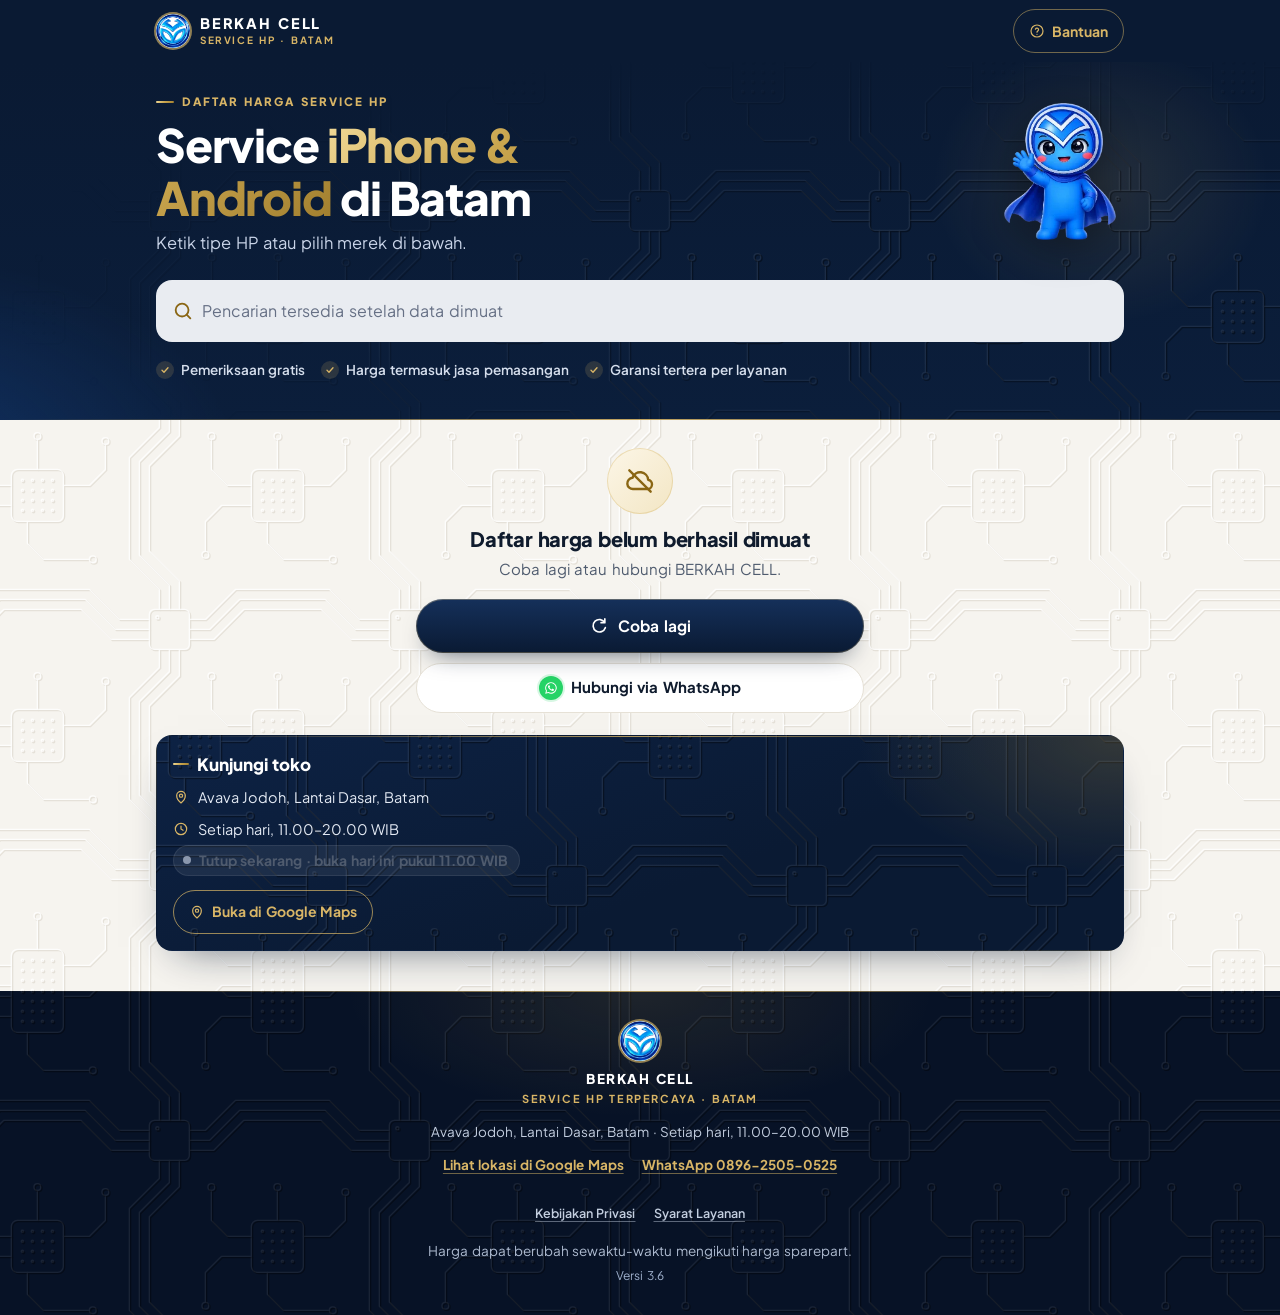
<file: site-live/index.html>
<!DOCTYPE html>
<html lang="id">
<head>
<meta charset="UTF-8">
<meta name="viewport" content="width=device-width, initial-scale=1.0, viewport-fit=cover, interactive-widget=resizes-content">
<meta http-equiv="Content-Security-Policy" content="default-src 'self'; script-src 'self'; style-src 'self'; img-src 'self' data:; connect-src https://docs.google.com https://*.google.com https://*.googleusercontent.com; base-uri 'none'; form-action 'none'; object-src 'none'">
<meta name="referrer" content="strict-origin-when-cross-origin">
<meta name="theme-color" content="#0A1A33">
<meta name="description" content="Daftar harga service HP BERKAH CELL di Avava Jodoh, Batam. Cari tipe HP kamu, lihat harga, estimasi, dan garansi, lalu tanya lewat WhatsApp.">
<title>BERKAH CELL — Daftar Harga Service HP Batam</title>
<!-- Tampilan tautan saat dibagikan (WhatsApp, Facebook). Gambar harus alamat absolut;
     domain resmi berkahcellbatam.com (D08). -->
<meta property="og:type" content="website">
<meta property="og:site_name" content="BERKAH CELL">
<meta property="og:locale" content="id_ID">
<meta property="og:title" content="BERKAH CELL — Cek Harga Service HP">
<meta property="og:description" content="Cari tipe HP kamu, lihat harga service, estimasi, dan garansi, lalu tanya langsung lewat WhatsApp.">
<meta property="og:image" content="https://berkahcellbatam.com/assets/og-cover.jpg">
<meta property="og:image:type" content="image/jpeg">
<meta property="og:image:width" content="1200">
<meta property="og:image:height" content="630">
<meta property="og:image:alt" content="BERKAH CELL, service HP Batam: cek harga service HP kamu">
<meta name="twitter:card" content="summary_large_image">
<link rel="icon" href="assets/logo.webp" type="image/webp">
<link rel="apple-touch-icon" href="assets/apple-touch-icon.png">
<link rel="manifest" href="site.webmanifest">
<link rel="preload" href="assets/fonts/plus-jakarta-sans-latin.woff2" as="font" type="font/woff2" crossorigin>
<link rel="stylesheet" href="styles.css?v=3.6.0">
<!-- Data lokal untuk mesin pencari (F19). Nilainya harus sama dengan CONFIG.STORE di app.js
     dan footer. Blok data JSON tidak dijalankan sebagai skrip, jadi CSP tidak perlu diubah. -->
<script type="application/ld+json">
{
  "@context": "https://schema.org",
  "@type": "LocalBusiness",
  "name": "BERKAH CELL",
  "description": "Service HP di Avava Jodoh, Batam. Daftar harga service, estimasi, dan garansi per tipe HP.",
  "url": "https://berkahcellbatam.com/",
  "image": "https://berkahcellbatam.com/assets/og-cover.jpg",
  "logo": "https://berkahcellbatam.com/assets/icon-512.png",
  "telephone": "+6289625050525",
  "address": {
    "@type": "PostalAddress",
    "streetAddress": "Avava Jodoh, Lantai Dasar",
    "addressLocality": "Batam",
    "addressRegion": "Kepulauan Riau",
    "addressCountry": "ID"
  },
  "hasMap": "https://maps.app.goo.gl/9f942hFJcCKjUKnj9",
  "openingHoursSpecification": [{
    "@type": "OpeningHoursSpecification",
    "dayOfWeek": ["Monday", "Tuesday", "Wednesday", "Thursday", "Friday", "Saturday", "Sunday"],
    "opens": "11:00",
    "closes": "20:00"
  }]
}
</script>
</head>
<body>
<svg width="0" height="0" class="sprite" aria-hidden="true" focusable="false">
  <symbol id="i-search" viewBox="0 0 24 24"><circle cx="11" cy="11" r="7" fill="none" stroke="currentColor" stroke-width="2"/><path d="M20 20l-4-4" stroke="currentColor" stroke-width="2" stroke-linecap="round"/></symbol>
  <symbol id="i-chev" viewBox="0 0 24 24"><path d="M9 6l6 6-6 6" fill="none" stroke="currentColor" stroke-width="2" stroke-linecap="round" stroke-linejoin="round"/></symbol>
  <symbol id="i-x" viewBox="0 0 24 24"><path d="M6 6l12 12M18 6L6 18" stroke="currentColor" stroke-width="2" stroke-linecap="round"/></symbol>
  <symbol id="i-clock" viewBox="0 0 24 24"><circle cx="12" cy="12" r="8.5" fill="none" stroke="currentColor" stroke-width="1.8"/><path d="M12 7.5V12l3 2" fill="none" stroke="currentColor" stroke-width="1.8" stroke-linecap="round"/></symbol>
  <symbol id="i-shield" viewBox="0 0 24 24"><path d="M12 3l7 3v5c0 4.5-3 8.3-7 10-4-1.7-7-5.5-7-10V6l7-3z" fill="none" stroke="currentColor" stroke-width="1.8" stroke-linejoin="round"/></symbol>
  <symbol id="i-swap" viewBox="0 0 24 24"><path d="M7 7h11l-3-3M17 17H6l3 3" fill="none" stroke="currentColor" stroke-width="2" stroke-linecap="round" stroke-linejoin="round"/></symbol>
  <symbol id="i-help" viewBox="0 0 24 24"><circle cx="12" cy="12" r="9" fill="none" stroke="currentColor" stroke-width="1.8"/><path d="M9.6 9.3a2.5 2.5 0 014.8.9c0 1.7-2.4 2.1-2.4 3.6M12 17h.01" fill="none" stroke="currentColor" stroke-width="1.8" stroke-linecap="round"/></symbol>
  <symbol id="i-screen" viewBox="0 0 24 24"><rect x="6" y="2.5" width="12" height="19" rx="2.5" fill="none" stroke="currentColor" stroke-width="1.8"/><path d="M10 18.5h4" stroke="currentColor" stroke-width="1.8" stroke-linecap="round"/></symbol>
  <symbol id="i-battery" viewBox="0 0 24 24"><rect x="3" y="7" width="16" height="10" rx="2" fill="none" stroke="currentColor" stroke-width="1.8"/><path d="M21 10.5v3M6.5 10v4M9.5 10v4" stroke="currentColor" stroke-width="1.8" stroke-linecap="round"/></symbol>
  <symbol id="i-camera" viewBox="0 0 24 24"><path d="M4 8h3l1.5-2h7L17 8h3v11H4z" fill="none" stroke="currentColor" stroke-width="1.8" stroke-linejoin="round"/><circle cx="12" cy="13" r="3.2" fill="none" stroke="currentColor" stroke-width="1.8"/></symbol>
  <symbol id="i-plug" viewBox="0 0 24 24"><path d="M9 3v5M15 3v5M7 8h10v3a5 5 0 01-10 0zM12 16v5" fill="none" stroke="currentColor" stroke-width="1.8" stroke-linecap="round" stroke-linejoin="round"/></symbol>
  <symbol id="i-back" viewBox="0 0 24 24"><rect x="6" y="2.5" width="12" height="19" rx="2.5" fill="none" stroke="currentColor" stroke-width="1.8"/><rect x="8.5" y="5" width="4" height="4" rx="1.2" fill="none" stroke="currentColor" stroke-width="1.6"/></symbol>
  <symbol id="i-layers" viewBox="0 0 24 24"><path d="M12 4l8 4-8 4-8-4 8-4zM4 12l8 4 8-4M4 16l8 4 8-4" fill="none" stroke="currentColor" stroke-width="1.7" stroke-linejoin="round"/></symbol>
  <symbol id="i-btn" viewBox="0 0 24 24"><rect x="6" y="2.5" width="12" height="19" rx="2.5" fill="none" stroke="currentColor" stroke-width="1.8"/><path d="M19.5 8v4" stroke="currentColor" stroke-width="2.2" stroke-linecap="round"/></symbol>
  <symbol id="i-speaker" viewBox="0 0 24 24"><path d="M5 9h3l4-3.5v13L8 15H5z" fill="none" stroke="currentColor" stroke-width="1.8" stroke-linejoin="round"/><path d="M15.5 9.5a3.5 3.5 0 010 5M18 7a7 7 0 010 10" fill="none" stroke="currentColor" stroke-width="1.8" stroke-linecap="round"/></symbol>
  <symbol id="i-lock" viewBox="0 0 24 24"><rect x="5" y="11" width="14" height="10" rx="2" fill="none" stroke="currentColor" stroke-width="1.8"/><path d="M8 11V8a4 4 0 018 0v3" fill="none" stroke="currentColor" stroke-width="1.8"/></symbol>
  <symbol id="i-tool" viewBox="0 0 24 24"><path d="M14.5 6.5a4 4 0 00-5.2 5.2L4 17l3 3 5.3-5.3a4 4 0 005.2-5.2l-2.5 2.5-2.5-.5-.5-2.5z" fill="none" stroke="currentColor" stroke-width="1.7" stroke-linejoin="round"/></symbol>
  <symbol id="i-refresh" viewBox="0 0 24 24"><path d="M19 8a7.5 7.5 0 10.6 6M19 3.5V8h-4.5" fill="none" stroke="currentColor" stroke-width="2" stroke-linecap="round" stroke-linejoin="round"/></symbol>
  <symbol id="i-cloudoff" viewBox="0 0 24 24"><path d="M7 18h10.5a3.5 3.5 0 00.6-6.95A6 6 0 006.4 9.6 4.2 4.2 0 007 18z" fill="none" stroke="currentColor" stroke-width="1.8" stroke-linejoin="round"/><path d="M4 4l16 16" stroke="currentColor" stroke-width="1.8" stroke-linecap="round"/></symbol>
  <symbol id="i-list" viewBox="0 0 24 24"><path d="M8 7h12M8 12h12M8 17h12M4 7h.01M4 12h.01M4 17h.01" stroke="currentColor" stroke-width="2" stroke-linecap="round"/></symbol>
  <symbol id="i-check" viewBox="0 0 24 24"><path d="M6 12.5l4 4 8-9" fill="none" stroke="currentColor" stroke-width="2.6" stroke-linecap="round" stroke-linejoin="round"/></symbol>
  <symbol id="i-share" viewBox="0 0 24 24"><path d="M12 15V3.5M7.5 8L12 3.5 16.5 8M5 12.5V19a1.5 1.5 0 001.5 1.5h11A1.5 1.5 0 0019 19v-6.5" fill="none" stroke="currentColor" stroke-width="2" stroke-linecap="round" stroke-linejoin="round"/></symbol>
  <symbol id="i-pin" viewBox="0 0 24 24"><path d="M12 21s-6.5-5.6-6.5-11a6.5 6.5 0 0113 0c0 5.4-6.5 11-6.5 11z" fill="none" stroke="currentColor" stroke-width="1.8" stroke-linejoin="round"/><circle cx="12" cy="10" r="2.4" fill="none" stroke="currentColor" stroke-width="1.8"/></symbol>
  <symbol id="i-wa" viewBox="0 0 24 24"><path fill="currentColor" d="M12 3.2a8.7 8.7 0 00-7.5 13.1L3.3 20.8l4.6-1.2A8.7 8.7 0 1012 3.2zm0 15.9c-1.3 0-2.6-.4-3.7-1l-.3-.2-2.7.7.7-2.6-.2-.3A7.2 7.2 0 1112 19.1zm4-5.4c-.2-.1-1.3-.6-1.5-.7-.2-.1-.3-.1-.5.1l-.7.9c-.1.1-.3.2-.5.1a5.9 5.9 0 01-2.9-2.6c-.2-.4.2-.4.6-1.2.1-.1 0-.3 0-.4l-.7-1.6c-.2-.4-.4-.4-.5-.4h-.4a.8.8 0 00-.6.3 2.5 2.5 0 00-.8 1.9 4.4 4.4 0 00.9 2.3 10 10 0 003.8 3.4c1.4.6 2 .7 2.7.6.4-.1 1.3-.5 1.5-1.1.2-.5.2-1 .1-1.1l-.5-.2z"/></symbol>
</svg>

<div id="shell">
  <a class="skip-link" href="#main">Langsung ke konten</a>
  <header class="hdr">
    <div class="wrap hdr-in">
      <a class="brandmark" href="./" data-nav aria-label="BERKAH CELL, ke beranda">
        <img src="assets/logo.webp" width="34" height="34" alt="">
        <span class="bm"><b>BERKAH CELL</b><small>Service HP · Batam</small></span>
      </a>
      <a class="btn-help" href="?bantuan=1" data-nav>
        <svg width="16" height="16" aria-hidden="true"><use href="#i-help"/></svg>Bantuan
      </a>
    </div>
  </header>
  <main id="main" tabindex="-1">
    <noscript><div class="wrap"><p class="noscript">Daftar harga membutuhkan JavaScript. Hubungi BERKAH CELL lewat WhatsApp 0896-2505-0525, atau datang ke Avava Jodoh, Lantai Dasar, Batam.</p></div></noscript>
  </main>
  <footer class="ftr">
    <div class="wrap">
      <div class="ftr-brand">
        <img src="assets/logo.webp" width="40" height="40" alt="" loading="lazy">
        <div><b>BERKAH CELL</b><span class="tag">Service HP Terpercaya · Batam</span></div>
      </div>
      <span class="store-ftr"><span class="addr">Avava Jodoh, Lantai Dasar, Batam</span> · <span class="hours">Setiap hari, 11.00–20.00 WIB</span><br>
        <span class="ftr-links"><a href="https://maps.app.goo.gl/9f942hFJcCKjUKnj9" target="_blank" rel="noopener" data-maps>Lihat lokasi di Google Maps</a>
        <a href="https://wa.me/6289625050525" target="_blank" rel="noopener">WhatsApp 0896-2505-0525</a></span></span>
      <span class="ftr-links legal-links"><a href="/privacy">Kebijakan Privasi</a>
        <a href="/terms">Syarat Layanan</a></span>
      <span class="fine-print">Harga dapat berubah sewaktu-waktu mengikuti harga sparepart.</span>
      <span class="ver">Versi 3.6</span>
    </div>
  </footer>
</div>
<div id="fixed-layer"></div>
<div id="panel-layer" hidden></div>
<script src="app.js?v=3.6.0" defer></script>
</body>
</html>
</file>
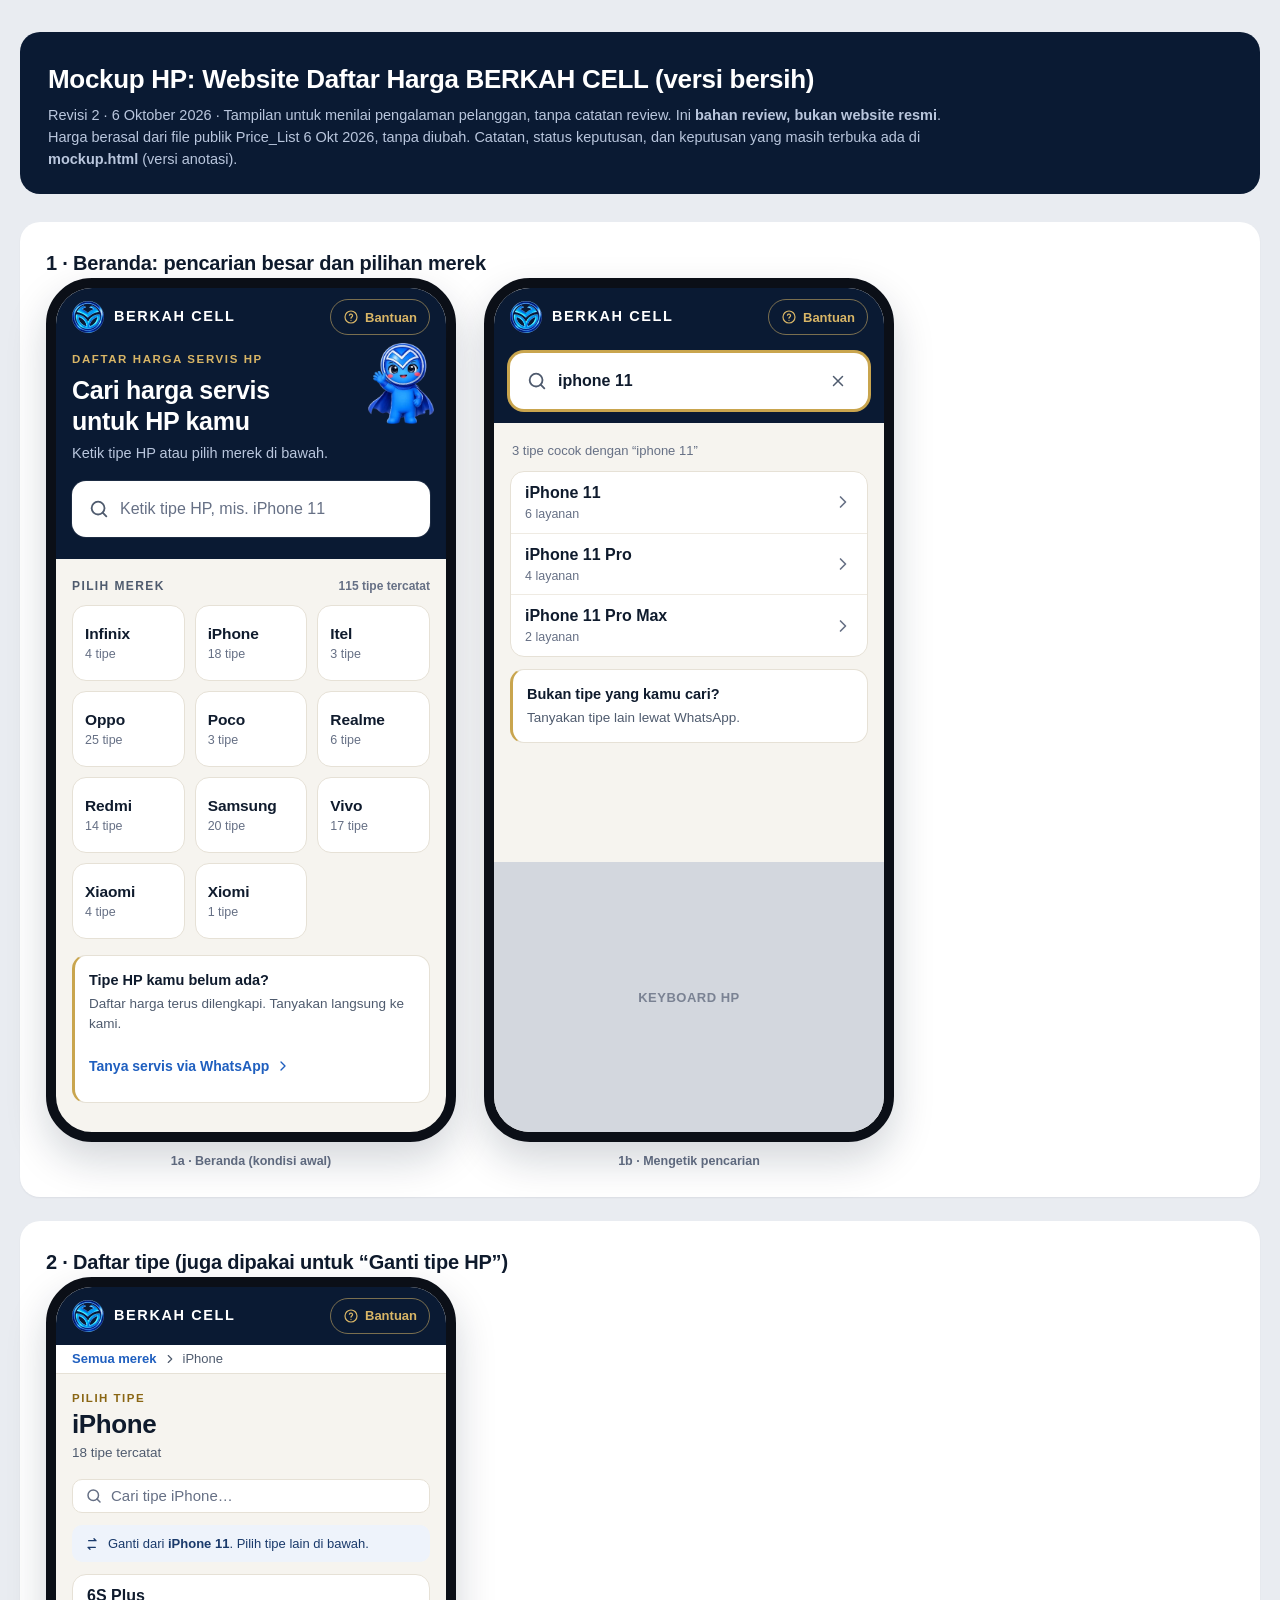
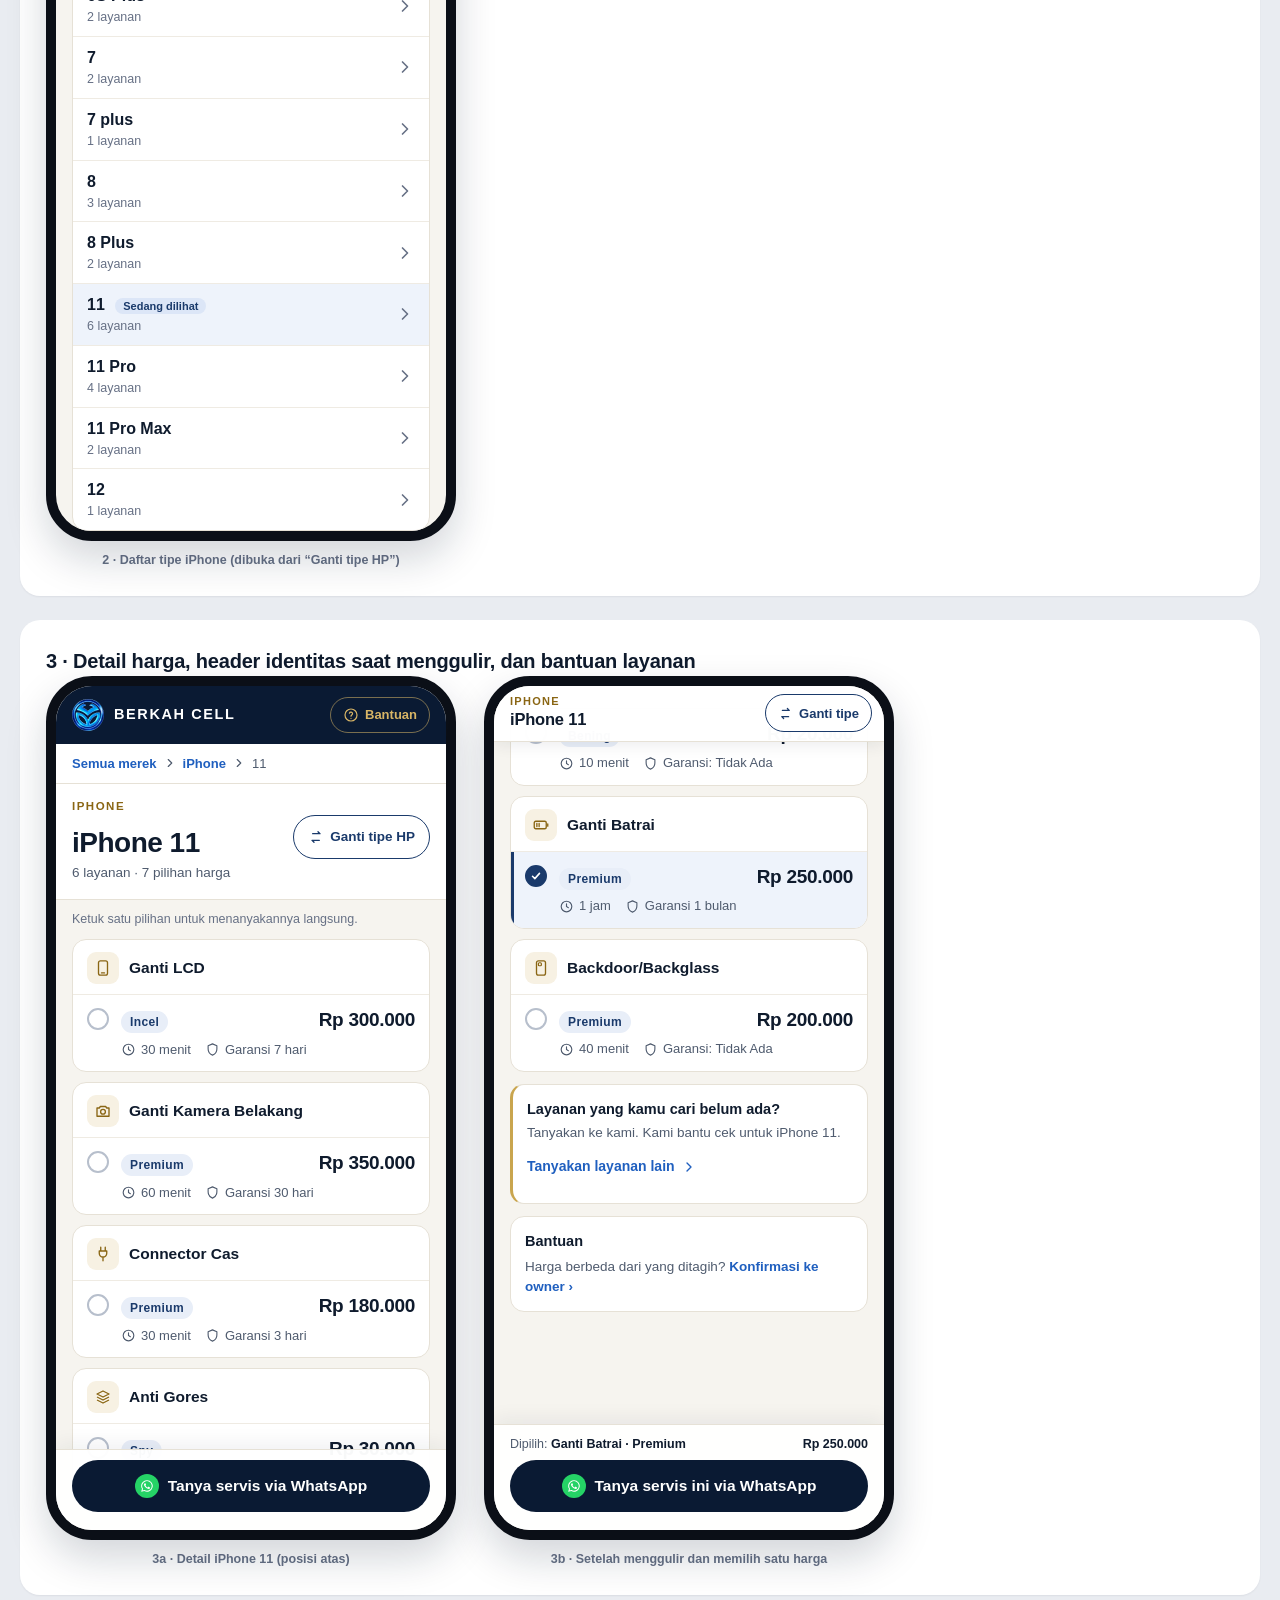
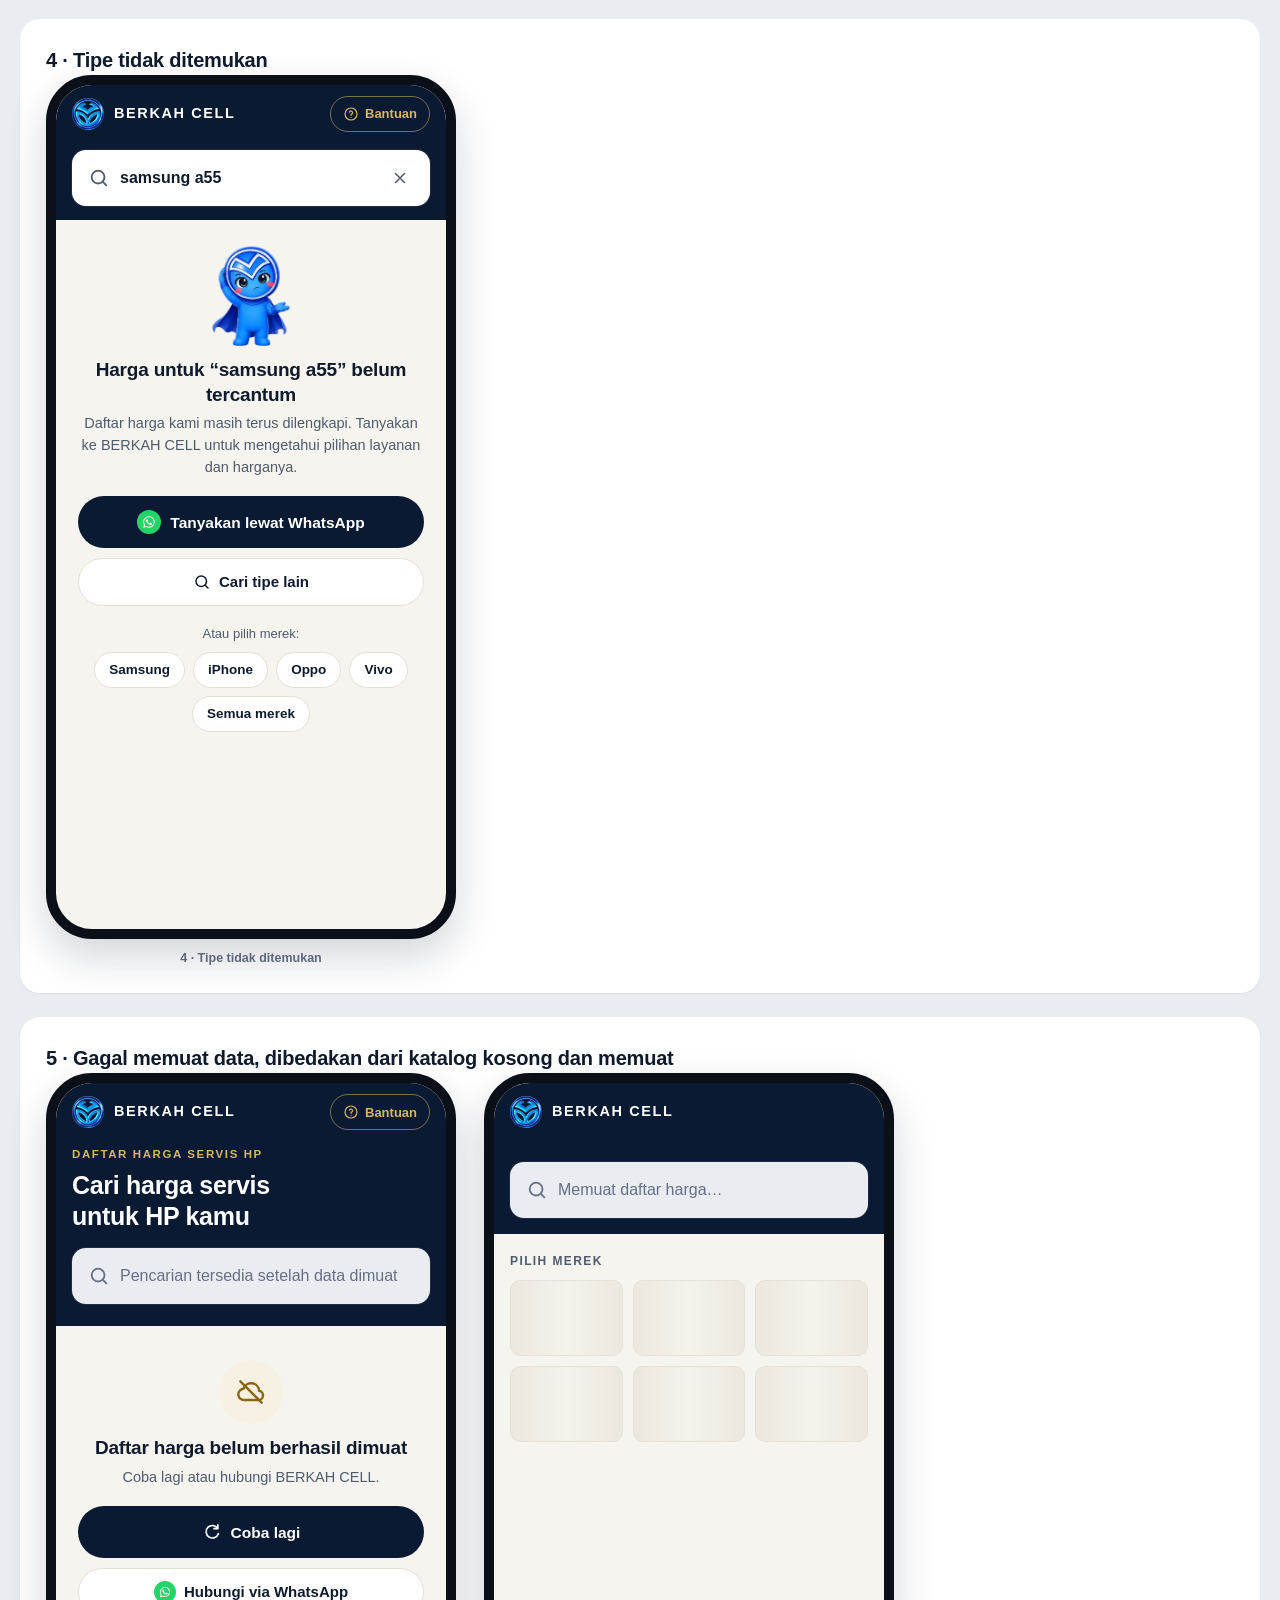
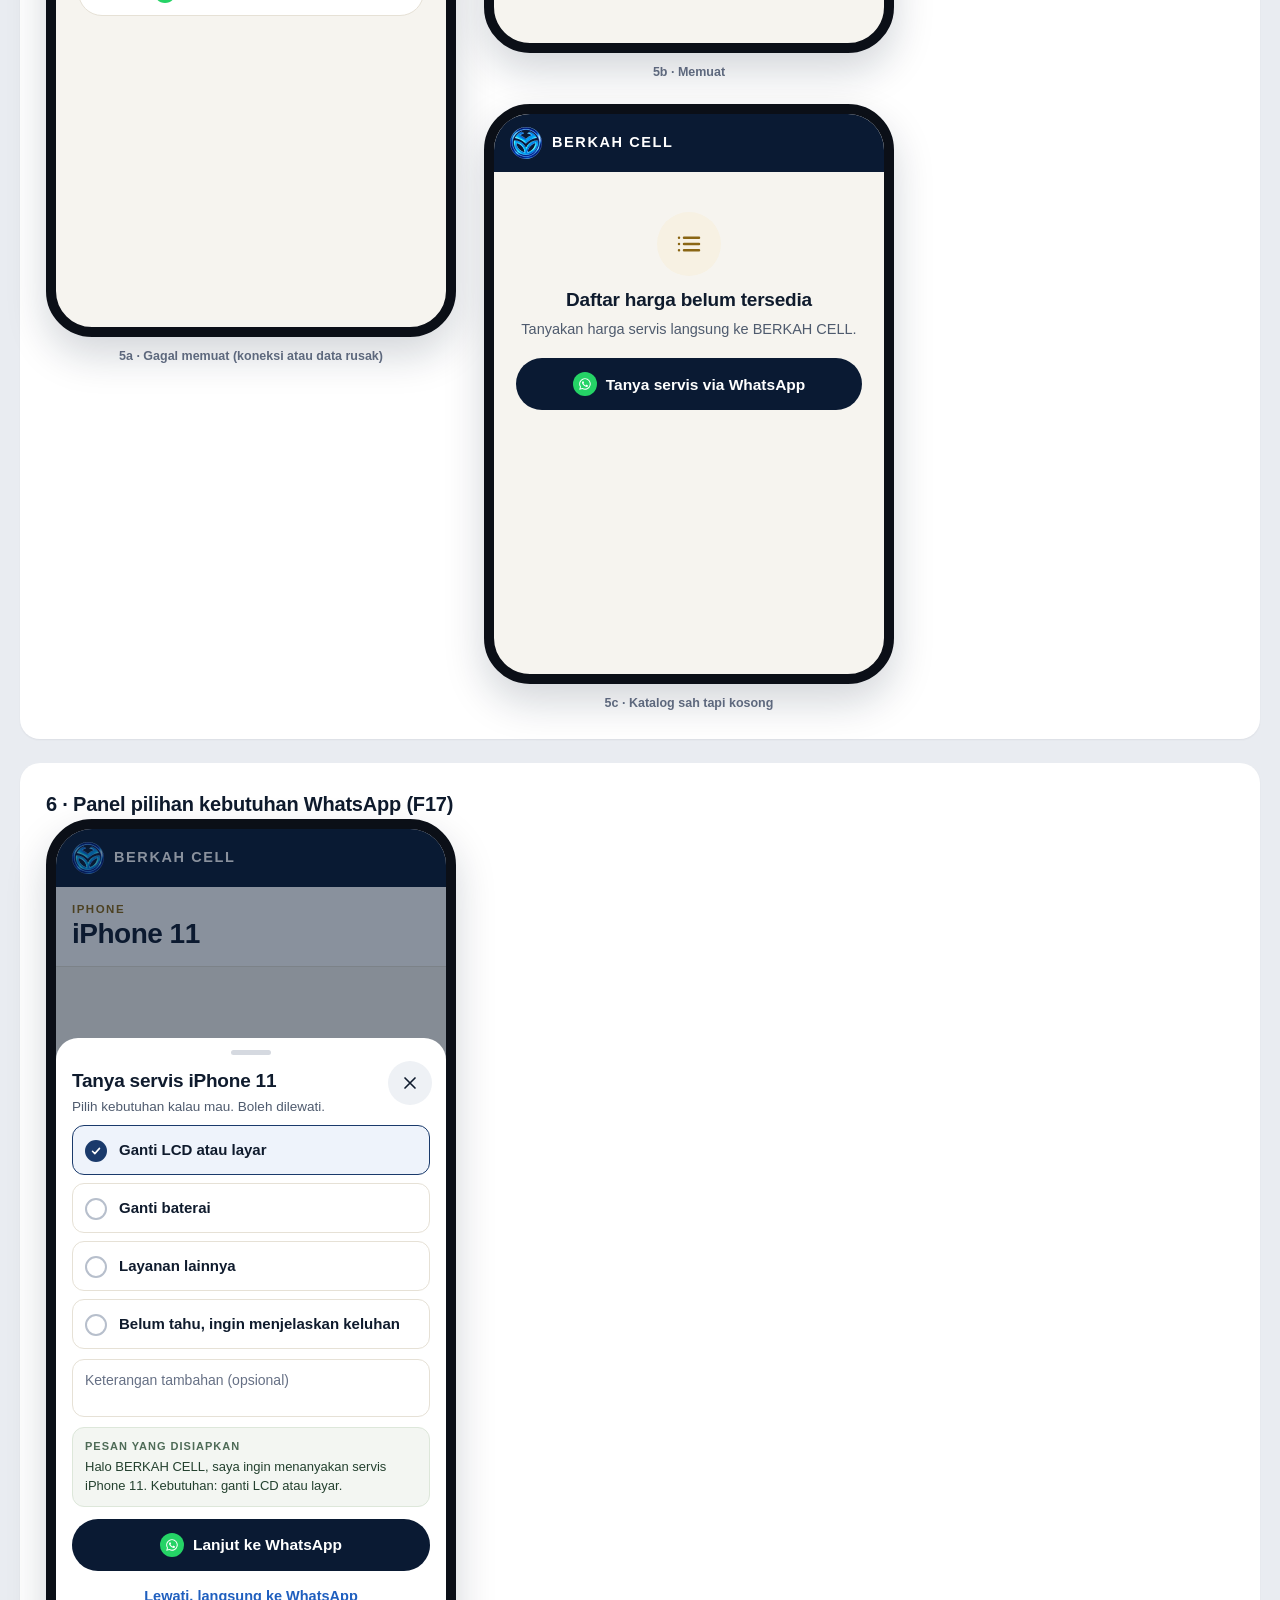
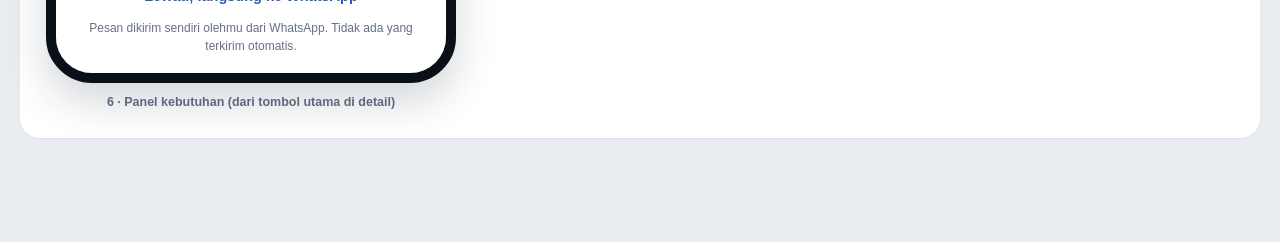
<file: design/mockup-v1/mockup-bersih.html>
<!DOCTYPE html>
<html lang="id">
<head>
<meta charset="UTF-8">
<meta name="viewport" content="width=device-width, initial-scale=1.0">
<title>Mockup HP BERKAH CELL bersih</title>
<style>
:root{
  --navy-900:#0A1A33; --navy-800:#10284D; --navy-700:#1A3A6B; --navy-200:#B9C6DD;
  --ink:#0F1B2D; --ink-2:#4F5B6E; --ink-3:#667085;
  --bg:#F6F4EF; --card:#FFFFFF; --line:#E6E1D6; --line-2:#EFEBE3;
  --gold:#C9A54E; --gold-text:#8A6614; --gold-on-navy:#D8B566;
  --blue:#1F5FBF; --sel:#EEF3FB;
  --r-lg:18px; --r-md:14px; --r-sm:10px;
  --pin:#D61F69;
  --ok:#1E7B4F; --prop:#1F5FBF; --open:#A35F00;
  --page:#E9ECF1;
}
*{box-sizing:border-box;margin:0;padding:0}
body{font-family:"Inter","Segoe UI",Roboto,"Helvetica Neue",Arial,"Liberation Sans",sans-serif;background:var(--page);color:var(--ink);line-height:1.5;-webkit-font-smoothing:antialiased}
.doc{max-width:1320px;margin:0 auto;padding:32px 20px 80px}
.doc-head{background:var(--navy-900);color:#fff;border-radius:20px;padding:28px 28px 24px;margin-bottom:28px}
.doc-head h1{font-size:26px;letter-spacing:-.3px}
.doc-head p{color:var(--navy-200);font-size:14.5px;max-width:900px;margin-top:6px}
.doc-head .meta{display:flex;flex-wrap:wrap;gap:8px;margin-top:14px}
.legend{display:flex;flex-wrap:wrap;gap:14px;margin-top:16px;font-size:13px;color:#fff}
.tag{display:inline-block;font-size:11px;font-weight:700;letter-spacing:.3px;padding:2px 8px;border-radius:20px;vertical-align:middle;white-space:nowrap}
.t-ok{background:#E3F4EA;color:var(--ok)} .t-prop{background:#E5EEFB;color:var(--prop)} .t-open{background:#FDF0DC;color:var(--open)}
.doc-head .tag{border:1px solid rgba(255,255,255,.15)}
.pin-legend{display:inline-flex;align-items:center;gap:6px}
.sec{background:#fff;border-radius:20px;padding:26px;margin-bottom:24px;box-shadow:0 1px 2px rgba(16,24,40,.06)}
.sec>h2{font-size:20px;letter-spacing:-.2px}
.sec>.sub{color:var(--ink-2);font-size:14px;margin:4px 0 20px;max-width:900px}
.row{display:flex;flex-wrap:wrap;gap:28px;align-items:flex-start}
.notes{flex:1 1 300px;min-width:280px;font-size:14px}
.notes ol{list-style:none;display:flex;flex-direction:column;gap:12px}
.notes li{display:flex;gap:10px;align-items:flex-start}
.notes li .n{flex:0 0 22px;height:22px;border-radius:50%;background:var(--pin);color:#fff;font-size:12px;font-weight:700;display:flex;align-items:center;justify-content:center;margin-top:1px}
.notes li b{font-weight:700}
.notes .msg{background:#F3F6F2;border:1px solid #DDE7DA;border-radius:10px;padding:10px 12px;font-size:13px;margin-top:6px;white-space:pre-wrap}
.notes h3{font-size:15px;margin:18px 0 8px}
.cap{font-size:12.5px;color:var(--ink-3);text-align:center;margin-top:10px;font-weight:600}
.phone-wrap{display:flex;flex-direction:column;align-items:center}

/* ===== Phone frame ===== */
.phone{width:390px;height:844px;border:10px solid #0B0F17;border-radius:46px;overflow:hidden;position:relative;background:var(--bg);box-shadow:0 18px 40px rgba(10,26,51,.18);box-sizing:content-box;flex:0 0 auto}
.phone.short{height:560px}
.screen{position:absolute;inset:0;overflow:hidden;display:flex;flex-direction:column}
.ph-box{position:relative}
.rail{position:absolute;left:-36px;top:0;bottom:0;width:30px}
.pin{position:absolute;left:0;z-index:60;width:22px;height:22px;border-radius:50%;background:var(--pin);color:#fff;font-size:12px;font-weight:700;display:flex;align-items:center;justify-content:center;box-shadow:0 0 0 3px rgba(214,31,105,.2)}
.pin::after{content:"";position:absolute;left:22px;top:10px;width:12px;border-top:2px dotted var(--pin)}
.annot-on .phone-wrap{padding-left:36px}

/* ===== App UI ===== */
.hdr{background:var(--navy-900);color:#fff;height:58px;flex:0 0 58px;display:flex;align-items:center;justify-content:space-between;padding:0 16px}
.brandmark{display:flex;align-items:center;gap:10px}
.brandmark img{width:32px;height:32px}
.brandmark span{font-weight:800;letter-spacing:1.6px;font-size:14.5px}
.btn-help{height:36px;padding:0 12px;border-radius:18px;border:1px solid rgba(216,181,102,.55);color:var(--gold-on-navy);font-size:13px;font-weight:600;display:flex;align-items:center;gap:6px;background:transparent}
.hero{background:var(--navy-900);color:#fff;padding:6px 16px 22px;position:relative;margin-top:-1px}
.eyebrow{font-size:11.5px;font-weight:700;letter-spacing:1.6px;color:var(--gold-on-navy)}
.hero h1{font-size:25px;line-height:1.25;letter-spacing:-.3px;margin-top:6px;max-width:270px}
.hero p{color:var(--navy-200);font-size:14.5px;margin-top:6px;max-width:280px}
.hero .mascot{position:absolute;right:12px;top:-2px;width:66px}
.search{margin-top:16px;height:56px;background:#fff;border-radius:var(--r-md);display:flex;align-items:center;gap:10px;padding:0 8px 0 16px;color:var(--ink);font-size:16px;box-shadow:0 0 0 1px rgba(255,255,255,.08)}
.search svg{flex:0 0 auto}
.search .ph{color:var(--ink-3)}
.search .val{font-weight:600;flex:1}
.search .clear{width:44px;height:44px;border-radius:22px;display:flex;align-items:center;justify-content:center;color:var(--ink-2)}
.search.focus{box-shadow:0 0 0 3px var(--gold)}
.search.disabled{background:#E9ECF1;color:var(--ink-3)}
.body{flex:1;overflow:hidden;padding:18px 16px 0}
.sec-title{font-size:12px;font-weight:700;letter-spacing:1.4px;color:var(--ink-2);text-transform:uppercase;margin-bottom:10px;display:flex;justify-content:space-between;align-items:baseline}
.sec-title small{font-size:12px;letter-spacing:0;text-transform:none;font-weight:600;color:var(--ink-3)}
.grid3{display:grid;grid-template-columns:repeat(3,1fr);gap:10px}
.tile{background:var(--card);border:1px solid var(--line);border-radius:var(--r-md);height:76px;padding:12px;display:flex;flex-direction:column;justify-content:center}
.tile b{font-size:15.5px;font-weight:700;letter-spacing:-.1px}
.tile span{font-size:12.5px;color:var(--ink-3)}
.tile.flag{border-style:dashed;border-color:var(--open)}
.helpcard{margin-top:16px;background:var(--card);border:1px solid var(--line);border-left:3px solid var(--gold);border-radius:var(--r-md);padding:14px 14px 14px 14px}
.helpcard b{font-size:14.5px;display:block}
.helpcard p{font-size:13.5px;color:var(--ink-2);margin-top:2px}
.link-btn{display:inline-flex;align-items:center;gap:6px;margin-top:10px;font-weight:700;font-size:14px;color:var(--blue);min-height:44px}
.list{background:var(--card);border:1px solid var(--line);border-radius:var(--r-md);overflow:hidden}
.li{display:flex;align-items:center;justify-content:space-between;gap:10px;min-height:58px;padding:9px 14px;border-top:1px solid var(--line-2)}
.li:first-child{border-top:0}
.li .t{font-size:16px;font-weight:650;font-weight:600}
.li .s{font-size:12.5px;color:var(--ink-3)}
.li .b{font-size:11.5px;color:var(--gold-text);font-weight:700;letter-spacing:1px;text-transform:uppercase}
.li.cur{background:var(--sel)}
.badge-cur{font-size:11px;font-weight:700;color:var(--navy-700);background:#DCE6F7;padding:2px 8px;border-radius:20px;margin-left:6px;vertical-align:middle}
.chev{color:var(--ink-3)}
.meta-line{font-size:13px;color:var(--ink-3);margin:0 2px 10px}
.crumb{display:flex;align-items:center;gap:6px;font-size:13px;color:var(--ink-2);height:40px;padding:0 16px;background:var(--card);border-bottom:1px solid var(--line)}
.crumb a{color:var(--blue);font-weight:600;text-decoration:none}
.page-title{padding:16px 16px 4px}
.page-title .eb{font-size:11.5px;font-weight:700;letter-spacing:1.5px;color:var(--gold-text);text-transform:uppercase}
.page-title h2{font-size:26px;letter-spacing:-.4px;line-height:1.2;margin-top:2px}
.page-title .m{font-size:13.5px;color:var(--ink-2);margin-top:2px}
.filter{height:46px;margin:12px 16px 12px;background:var(--card);border:1px solid var(--line);border-radius:var(--r-sm);display:flex;align-items:center;gap:8px;padding:0 12px;color:var(--ink-3);font-size:15px}
.notice{margin:0 16px 12px;background:var(--sel);border-radius:var(--r-sm);padding:9px 12px;font-size:13px;color:var(--navy-700);display:flex;gap:8px;align-items:center}

/* detail */
.dev{background:var(--card);border-bottom:1px solid var(--line);padding:14px 16px 16px}
.dev .eb{font-size:11.5px;font-weight:700;letter-spacing:1.5px;color:var(--gold-text);text-transform:uppercase}
.dev .row1{display:flex;justify-content:space-between;align-items:flex-end;gap:10px}
.dev h2{font-size:28px;letter-spacing:-.5px;line-height:1.15}
.dev .m{font-size:13.5px;color:var(--ink-2);margin-top:4px}
.btn-sec{height:44px;padding:0 14px;border-radius:22px;border:1.5px solid var(--navy-700);color:var(--navy-700);font-weight:700;font-size:13.5px;display:inline-flex;align-items:center;gap:6px;background:#fff;white-space:nowrap}
.btn-sec.sm{height:38px;padding:0 12px;font-size:13px}
.hint{font-size:12.5px;color:var(--ink-3);padding:10px 16px 0}
.svc{background:var(--card);border:1px solid var(--line);border-radius:var(--r-md);margin:10px 16px 0;overflow:hidden}
.svc-h{display:flex;align-items:center;gap:10px;padding:12px 14px 10px;font-weight:700;font-size:15.5px}
.svc-h .ic{width:32px;height:32px;border-radius:9px;background:#F7F1E3;color:var(--gold-text);display:flex;align-items:center;justify-content:center}
.var{display:flex;align-items:flex-start;gap:12px;padding:11px 14px 12px;border-top:1px solid var(--line-2);min-height:62px}
.radio{flex:0 0 22px;height:22px;border-radius:50%;border:2px solid #B7BFCC;margin-top:2px;display:flex;align-items:center;justify-content:center}
.var .main{flex:1}
.var .top{display:flex;justify-content:space-between;align-items:baseline;gap:8px}
.q{font-size:12px;font-weight:700;letter-spacing:.4px;color:var(--navy-700);background:#E8EEF8;padding:2px 9px;border-radius:20px}
.price{font-size:19px;font-weight:800;letter-spacing:-.3px;font-variant-numeric:tabular-nums;color:var(--ink);white-space:nowrap}
.sub{display:flex;flex-wrap:wrap;gap:4px 14px;font-size:13px;color:var(--ink-2);margin-top:5px}
.sub span{display:inline-flex;align-items:center;gap:5px}
.var.selected{background:var(--sel);box-shadow:inset 3px 0 0 var(--navy-700)}
.var.selected .radio{border-color:var(--navy-700);background:var(--navy-700)}
.cta{position:absolute;left:0;right:0;bottom:0;z-index:20;background:rgba(255,255,255,.97);border-top:1px solid var(--line);padding:10px 16px 18px;box-shadow:0 -6px 18px rgba(10,26,51,.06)}
.cta .ctx{font-size:12.5px;color:var(--ink-2);margin-bottom:6px;display:flex;justify-content:space-between}
.cta .ctx b{color:var(--ink)}
.btn-pri{height:52px;border-radius:26px;background:var(--navy-900);color:#fff;font-weight:700;font-size:15.5px;display:flex;align-items:center;justify-content:center;gap:9px;width:100%}
.btn-pri .wa{width:24px;height:24px;border-radius:12px;background:#25D366;display:flex;align-items:center;justify-content:center}
.btn-ghost{height:48px;border-radius:24px;border:1.5px solid var(--line);background:#fff;color:var(--ink);font-weight:700;font-size:15px;display:flex;align-items:center;justify-content:center;gap:8px;width:100%}
.sticky-dev{position:absolute;left:0;right:0;top:0;z-index:15;height:56px;background:rgba(255,255,255,.98);border-bottom:1px solid var(--line);box-shadow:0 4px 14px rgba(10,26,51,.07);display:flex;align-items:center;justify-content:space-between;padding:0 12px 0 16px}
.sticky-dev .nm{font-weight:800;font-size:16.5px;letter-spacing:-.2px}
.sticky-dev .nm small{display:block;font-size:11px;font-weight:700;letter-spacing:1.3px;color:var(--gold-text);text-transform:uppercase;line-height:1.1}
.box{background:var(--card);border:1px solid var(--line);border-radius:var(--r-md);margin:12px 16px 0;padding:14px}
.box.gold{border-left:3px solid var(--gold)}
.box h4{font-size:14.5px}
.box p{font-size:13.5px;color:var(--ink-2);margin-top:2px}
.box .open{margin-top:8px;border:1px dashed var(--open);border-radius:8px;padding:8px 10px;font-size:12.5px;color:var(--open);background:#FFF9EF}
.state{display:flex;flex-direction:column;align-items:center;text-align:center;padding:26px 22px 0}
.state img{width:78px}
.state .ico{width:64px;height:64px;border-radius:32px;background:#F7F1E3;color:var(--gold-text);display:flex;align-items:center;justify-content:center}
.state h3{font-size:19px;line-height:1.3;margin-top:12px;letter-spacing:-.2px}
.state p{font-size:14.5px;color:var(--ink-2);margin-top:6px}
.state .acts{display:flex;flex-direction:column;gap:10px;width:100%;margin-top:18px}
.chips{display:flex;flex-wrap:wrap;gap:8px;justify-content:center;margin-top:8px}
.chip{height:36px;padding:0 14px;border-radius:18px;border:1px solid var(--line);background:#fff;font-size:13.5px;font-weight:600;display:flex;align-items:center}
.kbd{position:absolute;left:0;right:0;bottom:0;height:270px;background:#D3D7DE;display:flex;align-items:center;justify-content:center;color:#7A8293;font-size:13px;font-weight:600;letter-spacing:.5px}
.skel{background:linear-gradient(90deg,#ECE8DF,#F5F2EC,#ECE8DF);border-radius:10px}
/* sheet */
.scrim{position:absolute;inset:0;background:rgba(10,26,51,.48);z-index:30}
.sheet{position:absolute;left:0;right:0;bottom:0;z-index:40;background:#fff;border-radius:22px 22px 0 0;padding:8px 16px 18px}
.grab{width:40px;height:5px;border-radius:3px;background:#D5D9E0;margin:4px auto 12px}
.sheet h3{font-size:19px;letter-spacing:-.2px}
.sheet-head{display:flex;align-items:flex-start;justify-content:space-between;gap:8px}
.x-btn{flex:0 0 44px;width:44px;height:44px;margin:-6px -2px 0 0;border-radius:22px;border:0;background:#EEF1F5;color:var(--ink);display:flex;align-items:center;justify-content:center}
.x-btn:focus-visible{outline:3px solid var(--gold);outline-offset:2px}
.sheet .lead{font-size:13.5px;color:var(--ink-2);margin-top:2px}
.opt{display:flex;align-items:center;gap:12px;min-height:50px;padding:0 12px;border:1px solid var(--line);border-radius:12px;margin-top:8px;font-size:15px;font-weight:600}
.opt.on{border-color:var(--navy-700);background:var(--sel)}
.opt.on .radio{border-color:var(--navy-700);background:var(--navy-700)}
.ta{margin-top:10px;border:1px solid var(--line);border-radius:12px;height:58px;padding:10px 12px;font-size:14px;color:var(--ink-3)}
.preview{margin-top:10px;background:#F3F6F2;border:1px solid #DDE7DA;border-radius:12px;padding:10px 12px;font-size:13px;color:#24412F}
.preview b{display:block;font-size:11px;letter-spacing:1px;color:#4E6B57;text-transform:uppercase;margin-bottom:2px}
.skip{display:flex;align-items:center;justify-content:center;min-height:44px;font-weight:700;font-size:14.5px;color:var(--blue);margin-top:4px}
.fine{font-size:12px;color:var(--ink-3);text-align:center}

/* flow diagrams */
.flows{display:grid;grid-template-columns:repeat(auto-fit,minmax(380px,1fr));gap:16px}
.flow{border:1px solid var(--line);border-radius:16px;padding:16px;background:#FCFBF8}
.flow h3{font-size:15.5px}
.flow .why{font-size:12.5px;color:var(--ink-3);margin-top:2px}
.steps{display:flex;flex-wrap:wrap;align-items:center;gap:6px;margin-top:12px}
.st{background:#fff;border:1px solid var(--line);border-radius:10px;padding:6px 10px;font-size:13px;font-weight:600}
.st small{display:block;font-size:11px;color:var(--ink-3);font-weight:500}
.st.navy{background:var(--navy-900);color:#fff;border-color:var(--navy-900)} .st.navy small{color:var(--navy-200)}
.arr{color:var(--ink-3);font-size:13px}
.back{margin-top:10px;font-size:13px;background:#FFF;border-left:3px solid var(--gold);border-radius:6px;padding:8px 10px}
.back b{color:var(--navy-700)}
table.tbl{width:100%;border-collapse:collapse;font-size:13.5px;margin-top:10px}
.tbl th,.tbl td{border-bottom:1px solid var(--line);padding:9px 8px;text-align:left;vertical-align:top}
.tbl th{font-size:12px;letter-spacing:.5px;text-transform:uppercase;color:var(--ink-3)}
code{font-family:"DejaVu Sans Mono",Consolas,monospace;font-size:12.5px;background:#F1F3F6;padding:1px 5px;border-radius:5px}
.swatches{display:flex;flex-wrap:wrap;gap:10px;margin-top:10px}
.sw{width:118px;border:1px solid var(--line);border-radius:12px;overflow:hidden;font-size:12px}
.sw i{display:block;height:46px}
.sw div{padding:6px 8px}
@media (max-width:480px){.phone{zoom:.84}.doc{padding:16px 10px 60px}.sec{padding:16px}}
</style>
</head>
<body>
<svg width="0" height="0" style="position:absolute" aria-hidden="true">
  <symbol id="i-search" viewBox="0 0 24 24"><circle cx="11" cy="11" r="7" fill="none" stroke="currentColor" stroke-width="2"/><path d="M20 20l-4-4" stroke="currentColor" stroke-width="2" stroke-linecap="round"/></symbol>
  <symbol id="i-chev" viewBox="0 0 24 24"><path d="M9 6l6 6-6 6" fill="none" stroke="currentColor" stroke-width="2" stroke-linecap="round" stroke-linejoin="round"/></symbol>
  <symbol id="i-x" viewBox="0 0 24 24"><path d="M6 6l12 12M18 6L6 18" stroke="currentColor" stroke-width="2" stroke-linecap="round"/></symbol>
  <symbol id="i-clock" viewBox="0 0 24 24"><circle cx="12" cy="12" r="8.5" fill="none" stroke="currentColor" stroke-width="1.8"/><path d="M12 7.5V12l3 2" fill="none" stroke="currentColor" stroke-width="1.8" stroke-linecap="round"/></symbol>
  <symbol id="i-shield" viewBox="0 0 24 24"><path d="M12 3l7 3v5c0 4.5-3 8.3-7 10-4-1.7-7-5.5-7-10V6l7-3z" fill="none" stroke="currentColor" stroke-width="1.8" stroke-linejoin="round"/></symbol>
  <symbol id="i-swap" viewBox="0 0 24 24"><path d="M7 7h11l-3-3M17 17H6l3 3" fill="none" stroke="currentColor" stroke-width="2" stroke-linecap="round" stroke-linejoin="round"/></symbol>
  <symbol id="i-help" viewBox="0 0 24 24"><circle cx="12" cy="12" r="9" fill="none" stroke="currentColor" stroke-width="1.8"/><path d="M9.6 9.3a2.5 2.5 0 014.8.9c0 1.7-2.4 2.1-2.4 3.6M12 17h.01" fill="none" stroke="currentColor" stroke-width="1.8" stroke-linecap="round"/></symbol>
  <symbol id="i-screen" viewBox="0 0 24 24"><rect x="6" y="2.5" width="12" height="19" rx="2.5" fill="none" stroke="currentColor" stroke-width="1.8"/><path d="M10 18.5h4" stroke="currentColor" stroke-width="1.8" stroke-linecap="round"/></symbol>
  <symbol id="i-battery" viewBox="0 0 24 24"><rect x="3" y="7" width="16" height="10" rx="2" fill="none" stroke="currentColor" stroke-width="1.8"/><path d="M21 10.5v3M6.5 10v4M9.5 10v4" stroke="currentColor" stroke-width="1.8" stroke-linecap="round"/></symbol>
  <symbol id="i-camera" viewBox="0 0 24 24"><path d="M4 8h3l1.5-2h7L17 8h3v11H4z" fill="none" stroke="currentColor" stroke-width="1.8" stroke-linejoin="round"/><circle cx="12" cy="13" r="3.2" fill="none" stroke="currentColor" stroke-width="1.8"/></symbol>
  <symbol id="i-plug" viewBox="0 0 24 24"><path d="M9 3v5M15 3v5M7 8h10v3a5 5 0 01-10 0zM12 16v5" fill="none" stroke="currentColor" stroke-width="1.8" stroke-linecap="round" stroke-linejoin="round"/></symbol>
  <symbol id="i-back" viewBox="0 0 24 24"><rect x="6" y="2.5" width="12" height="19" rx="2.5" fill="none" stroke="currentColor" stroke-width="1.8"/><rect x="8.5" y="5" width="4" height="4" rx="1.2" fill="none" stroke="currentColor" stroke-width="1.6"/></symbol>
  <symbol id="i-layers" viewBox="0 0 24 24"><path d="M12 4l8 4-8 4-8-4 8-4zM4 12l8 4 8-4M4 16l8 4 8-4" fill="none" stroke="currentColor" stroke-width="1.7" stroke-linejoin="round"/></symbol>
  <symbol id="i-btn" viewBox="0 0 24 24"><rect x="6" y="2.5" width="12" height="19" rx="2.5" fill="none" stroke="currentColor" stroke-width="1.8"/><path d="M19.5 8v4" stroke="currentColor" stroke-width="2.2" stroke-linecap="round"/></symbol>
  <symbol id="i-speaker" viewBox="0 0 24 24"><path d="M5 9h3l4-3.5v13L8 15H5z" fill="none" stroke="currentColor" stroke-width="1.8" stroke-linejoin="round"/><path d="M15.5 9.5a3.5 3.5 0 010 5M18 7a7 7 0 010 10" fill="none" stroke="currentColor" stroke-width="1.8" stroke-linecap="round"/></symbol>
  <symbol id="i-refresh" viewBox="0 0 24 24"><path d="M19 8a7.5 7.5 0 10.6 6M19 3.5V8h-4.5" fill="none" stroke="currentColor" stroke-width="2" stroke-linecap="round" stroke-linejoin="round"/></symbol>
  <symbol id="i-cloudoff" viewBox="0 0 24 24"><path d="M7 18h10.5a3.5 3.5 0 00.6-6.95A6 6 0 006.4 9.6 4.2 4.2 0 007 18z" fill="none" stroke="currentColor" stroke-width="1.8" stroke-linejoin="round"/><path d="M4 4l16 16" stroke="currentColor" stroke-width="1.8" stroke-linecap="round"/></symbol>
  <symbol id="i-list" viewBox="0 0 24 24"><path d="M8 7h12M8 12h12M8 17h12M4 7h.01M4 12h.01M4 17h.01" stroke="currentColor" stroke-width="2" stroke-linecap="round"/></symbol>
  <symbol id="i-wa" viewBox="0 0 24 24"><path fill="#fff" d="M12 3.2a8.7 8.7 0 00-7.5 13.1L3.3 20.8l4.6-1.2A8.7 8.7 0 1012 3.2zm0 15.9c-1.3 0-2.6-.4-3.7-1l-.3-.2-2.7.7.7-2.6-.2-.3A7.2 7.2 0 1112 19.1zm4-5.4c-.2-.1-1.3-.6-1.5-.7-.2-.1-.3-.1-.5.1l-.7.9c-.1.1-.3.2-.5.1a5.9 5.9 0 01-2.9-2.6c-.2-.4.2-.4.6-1.2.1-.1 0-.3 0-.4l-.7-1.6c-.2-.4-.4-.4-.5-.4h-.4a.8.8 0 00-.6.3 2.5 2.5 0 00-.8 1.9 4.4 4.4 0 00.9 2.3 10 10 0 003.8 3.4c1.4.6 2 .7 2.7.6.4-.1 1.3-.5 1.5-1.1.2-.5.2-1 .1-1.1l-.5-.2z"/></symbol>
  <symbol id="i-check" viewBox="0 0 24 24"><path d="M6 12.5l4 4 8-9" fill="none" stroke="#fff" stroke-width="2.6" stroke-linecap="round" stroke-linejoin="round"/></symbol>
</svg>

<div class="doc">
  
  <header class="doc-head">
    <h1>Mockup HP: Website Daftar Harga BERKAH CELL (versi bersih)</h1>
    <p>Revisi 2 · 6 Oktober 2026 · Tampilan untuk menilai pengalaman pelanggan, tanpa catatan review. Ini <b>bahan review, bukan website resmi</b>. Harga berasal dari file publik Price_List 6 Okt 2026, tanpa diubah. Catatan, status keputusan, dan keputusan yang masih terbuka ada di <b>mockup.html</b> (versi anotasi).</p>
  </header>

  <!-- ================= 1. BERANDA ================= -->
  <section class="sec" id="beranda">
    <h2>1 · Beranda: pencarian besar dan pilihan merek</h2>
    
    <div class="row">
      <div class="phone-wrap">
        <div class="ph-box"><div class="phone"><div class="screen">
          <div class="hdr"><div class="brandmark"><img src="[data-uri]" alt="Logo BERKAH CELL"><span>BERKAH CELL</span></div>
            <div class="btn-help"><svg width="16" height="16"><use href="#i-help"/></svg>Bantuan</div></div>
          <div class="hero">
            <img class="mascot" src="[data-uri]" alt="">
            <div class="eyebrow">DAFTAR HARGA SERVIS HP</div>
            <h1>Cari harga servis untuk HP kamu</h1>
            <p>Ketik tipe HP atau pilih merek di bawah.</p>
            <div class="search"><svg width="22" height="22" style="color:var(--ink-2)"><use href="#i-search"/></svg><span class="ph">Ketik tipe HP, mis. iPhone 11</span></div>
          </div>
          <div class="body">
            <div class="sec-title">Pilih merek <small>115 tipe tercatat</small></div>
            <div class="grid3">
              <div class="tile"><b>Infinix</b><span>4 tipe</span></div>
              <div class="tile"><b>iPhone</b><span>18 tipe</span></div>
              <div class="tile"><b>Itel</b><span>3 tipe</span></div>
              <div class="tile"><b>Oppo</b><span>25 tipe</span></div>
              <div class="tile"><b>Poco</b><span>3 tipe</span></div>
              <div class="tile"><b>Realme</b><span>6 tipe</span></div>
              <div class="tile"><b>Redmi</b><span>14 tipe</span></div>
              <div class="tile"><b>Samsung</b><span>20 tipe</span></div>
              <div class="tile"><b>Vivo</b><span>17 tipe</span></div>
              <div class="tile"><b>Xiaomi</b><span>4 tipe</span></div>
              <div class="tile"><b>Xiomi</b><span>1 tipe</span></div>
            </div>
            <div class="helpcard"><b>Tipe HP kamu belum ada?</b><p>Daftar harga terus dilengkapi. Tanyakan langsung ke kami.</p>
              <div class="link-btn">Tanya servis via WhatsApp <svg width="16" height="16"><use href="#i-chev"/></svg></div></div>
          </div>
        </div></div></div>
        <div class="cap">1a · Beranda (kondisi awal)</div>
      </div>

      <div class="phone-wrap">
        <div class="ph-box"><div class="phone"><div class="screen">
          <div class="hdr"><div class="brandmark"><img src="[data-uri]" alt=""><span>BERKAH CELL</span></div>
            <div class="btn-help"><svg width="16" height="16"><use href="#i-help"/></svg>Bantuan</div></div>
          <div class="hero" style="padding-top:2px;padding-bottom:14px">
            <div class="search focus" style="margin-top:6px"><svg width="22" height="22" style="color:var(--ink-2)"><use href="#i-search"/></svg><span class="val">iphone 11</span>
              <span class="clear"><svg width="18" height="18"><use href="#i-x"/></svg></span></div>
          </div>
          <div class="body">
            <p class="meta-line">3 tipe cocok dengan “iphone 11”</p>
            <div class="list">
              <div class="li"><div><div class="t">iPhone 11</div><div class="s">6 layanan</div></div><svg class="chev" width="20" height="20"><use href="#i-chev"/></svg></div>
              <div class="li"><div><div class="t">iPhone 11 Pro</div><div class="s">4 layanan</div></div><svg class="chev" width="20" height="20"><use href="#i-chev"/></svg></div>
              <div class="li"><div><div class="t">iPhone 11 Pro Max</div><div class="s">2 layanan</div></div><svg class="chev" width="20" height="20"><use href="#i-chev"/></svg></div>
            </div>
            <div class="helpcard" style="margin-top:12px"><b>Bukan tipe yang kamu cari?</b><p>Tanyakan tipe lain lewat WhatsApp.</p></div>
          </div>
          <div class="kbd">KEYBOARD HP</div>
        </div></div></div>
        <div class="cap">1b · Mengetik pencarian</div>
      </div>

      
    </div>
  </section>

  <!-- ================= 2. DAFTAR TIPE ================= -->
  <section class="sec" id="tipe">
    <h2>2 · Daftar tipe (juga dipakai untuk “Ganti tipe HP”)</h2>
    
    <div class="row">
      <div class="phone-wrap">
        <div class="ph-box"><div class="phone"><div class="screen">
          <div class="hdr"><div class="brandmark"><img src="[data-uri]" alt=""><span>BERKAH CELL</span></div>
            <div class="btn-help"><svg width="16" height="16"><use href="#i-help"/></svg>Bantuan</div></div>
          <div class="crumb"><a>Semua merek</a><svg width="14" height="14"><use href="#i-chev"/></svg><span>iPhone</span></div>
          <div class="page-title"><div class="eb">Pilih tipe</div><h2>iPhone</h2><div class="m">18 tipe tercatat</div></div>
          <div class="filter"><svg width="18" height="18"><use href="#i-search"/></svg>Cari tipe iPhone…</div>
          <div class="notice"><svg width="16" height="16"><use href="#i-swap"/></svg><span>Ganti dari <b>iPhone 11</b>. Pilih tipe lain di bawah.</span></div>
          <div style="padding:0 16px">
            <div class="list">
              <div class="li"><div><div class="t">6S Plus</div><div class="s">2 layanan</div></div><svg class="chev" width="20" height="20"><use href="#i-chev"/></svg></div>
              <div class="li"><div><div class="t">7</div><div class="s">2 layanan</div></div><svg class="chev" width="20" height="20"><use href="#i-chev"/></svg></div>
              <div class="li"><div><div class="t">7 plus</div><div class="s">1 layanan</div></div><svg class="chev" width="20" height="20"><use href="#i-chev"/></svg></div>
              <div class="li"><div><div class="t">8</div><div class="s">3 layanan</div></div><svg class="chev" width="20" height="20"><use href="#i-chev"/></svg></div>
              <div class="li"><div><div class="t">8 Plus</div><div class="s">2 layanan</div></div><svg class="chev" width="20" height="20"><use href="#i-chev"/></svg></div>
              <div class="li cur"><div><div class="t">11 <span class="badge-cur">Sedang dilihat</span></div><div class="s">6 layanan</div></div><svg class="chev" width="20" height="20"><use href="#i-chev"/></svg></div>
              <div class="li"><div><div class="t">11 Pro</div><div class="s">4 layanan</div></div><svg class="chev" width="20" height="20"><use href="#i-chev"/></svg></div>
              <div class="li"><div><div class="t">11 Pro Max</div><div class="s">2 layanan</div></div><svg class="chev" width="20" height="20"><use href="#i-chev"/></svg></div>
              <div class="li"><div><div class="t">12</div><div class="s">1 layanan</div></div><svg class="chev" width="20" height="20"><use href="#i-chev"/></svg></div>
            </div>
          </div>
        </div></div></div>
        <div class="cap">2 · Daftar tipe iPhone (dibuka dari “Ganti tipe HP”)</div>
      </div>
      
    </div>
  </section>

  <!-- ================= 3. DETAIL ================= -->
  <section class="sec" id="detail">
    <h2>3 · Detail harga, header identitas saat menggulir, dan bantuan layanan</h2>
    
    <div class="row">
      <div class="phone-wrap">
        <div class="ph-box"><div class="phone"><div class="screen">
          <div class="hdr"><div class="brandmark"><img src="[data-uri]" alt=""><span>BERKAH CELL</span></div>
            <div class="btn-help"><svg width="16" height="16"><use href="#i-help"/></svg>Bantuan</div></div>
          <div class="crumb"><a>Semua merek</a><svg width="14" height="14"><use href="#i-chev"/></svg><a>iPhone</a><svg width="14" height="14"><use href="#i-chev"/></svg><span>11</span></div>
          <div class="dev"><div class="eb">iPhone</div>
            <div class="row1"><h2>iPhone 11</h2><span class="btn-sec"><svg width="16" height="16"><use href="#i-swap"/></svg>Ganti tipe HP</span></div>
            <div class="m">6 layanan · 7 pilihan harga</div></div>
          <div class="hint">Ketuk satu pilihan untuk menanyakannya langsung.</div>
          <div class="svc"><div class="svc-h"><span class="ic"><svg width="18" height="18"><use href="#i-screen"/></svg></span>Ganti LCD</div>
            <div class="var"><span class="radio"></span><div class="main"><div class="top"><span class="q">Incel</span><span class="price">Rp 300.000</span></div>
              <div class="sub"><span><svg width="15" height="15"><use href="#i-clock"/></svg>30 menit</span><span><svg width="15" height="15"><use href="#i-shield"/></svg>Garansi 7 hari</span></div></div></div></div>
          <div class="svc"><div class="svc-h"><span class="ic"><svg width="18" height="18"><use href="#i-camera"/></svg></span>Ganti Kamera Belakang</div>
            <div class="var"><span class="radio"></span><div class="main"><div class="top"><span class="q">Premium</span><span class="price">Rp 350.000</span></div>
              <div class="sub"><span><svg width="15" height="15"><use href="#i-clock"/></svg>60 menit</span><span><svg width="15" height="15"><use href="#i-shield"/></svg>Garansi 30 hari</span></div></div></div></div>
          <div class="svc"><div class="svc-h"><span class="ic"><svg width="18" height="18"><use href="#i-plug"/></svg></span>Connector Cas</div>
            <div class="var"><span class="radio"></span><div class="main"><div class="top"><span class="q">Premium</span><span class="price">Rp 180.000</span></div>
              <div class="sub"><span><svg width="15" height="15"><use href="#i-clock"/></svg>30 menit</span><span><svg width="15" height="15"><use href="#i-shield"/></svg>Garansi 3 hari</span></div></div></div></div>
          <div class="svc"><div class="svc-h"><span class="ic"><svg width="18" height="18"><use href="#i-layers"/></svg></span>Anti Gores</div>
            <div class="var"><span class="radio"></span><div class="main"><div class="top"><span class="q">Spy</span><span class="price">Rp 30.000</span></div></div></div></div>
          <div class="cta"><div class="btn-pri"><span class="wa"><svg width="16" height="16"><use href="#i-wa"/></svg></span>Tanya servis via WhatsApp</div></div>
        </div></div></div>
        <div class="cap">3a · Detail iPhone 11 (posisi atas)</div>
      </div>

      <div class="phone-wrap">
        <div class="ph-box"><div class="phone"><div class="screen">
          <div style="position:relative;flex:1;overflow:hidden">
            <div class="sticky-dev"><div class="nm"><small>iPhone</small>iPhone 11</div><span class="btn-sec sm"><svg width="15" height="15"><use href="#i-swap"/></svg>Ganti tipe</span></div>
            <div style="padding-top:58px">
              <div class="svc" style="margin-top:-36px"><div class="var" style="border-top:0"><span class="radio"></span><div class="main"><div class="top"><span class="q">Bening</span><span class="price">Rp 20.000</span></div>
                  <div class="sub"><span><svg width="15" height="15"><use href="#i-clock"/></svg>10 menit</span><span><svg width="15" height="15"><use href="#i-shield"/></svg>Garansi: Tidak Ada</span></div></div></div></div>
              <div class="svc"><div class="svc-h"><span class="ic"><svg width="18" height="18"><use href="#i-battery"/></svg></span>Ganti Batrai</div>
                <div class="var selected"><span class="radio"><svg width="14" height="14"><use href="#i-check"/></svg></span><div class="main"><div class="top"><span class="q">Premium</span><span class="price">Rp 250.000</span></div>
                  <div class="sub"><span><svg width="15" height="15"><use href="#i-clock"/></svg>1 jam</span><span><svg width="15" height="15"><use href="#i-shield"/></svg>Garansi 1 bulan</span></div></div></div></div>
              <div class="svc"><div class="svc-h"><span class="ic"><svg width="18" height="18"><use href="#i-back"/></svg></span>Backdoor/Backglass</div>
                <div class="var"><span class="radio"></span><div class="main"><div class="top"><span class="q">Premium</span><span class="price">Rp 200.000</span></div>
                  <div class="sub"><span><svg width="15" height="15"><use href="#i-clock"/></svg>40 menit</span><span><svg width="15" height="15"><use href="#i-shield"/></svg>Garansi: Tidak Ada</span></div></div></div></div>
              <div class="box gold"><h4>Layanan yang kamu cari belum ada?</h4><p>Tanyakan ke kami. Kami bantu cek untuk iPhone 11.</p>
                <div class="link-btn" style="margin-top:2px">Tanyakan layanan lain <svg width="16" height="16"><use href="#i-chev"/></svg></div></div>
              <div class="box"><h4>Bantuan</h4>
                <p style="margin-top:4px">Harga berbeda dari yang ditagih? <span style="color:var(--blue);font-weight:700">Konfirmasi ke owner ›</span></p></div>
              <div style="height:130px"></div>
            </div>
          </div>
          <div class="cta"><div class="ctx"><span>Dipilih: <b>Ganti Batrai · Premium</b></span><b>Rp 250.000</b></div>
            <div class="btn-pri"><span class="wa"><svg width="16" height="16"><use href="#i-wa"/></svg></span>Tanya servis ini via WhatsApp</div></div>
        </div></div></div>
        <div class="cap">3b · Setelah menggulir dan memilih satu harga</div>
      </div>

      
    </div>
  </section>

  <!-- ================= 4. NOT FOUND ================= -->
  <section class="sec" id="notfound">
    <h2>4 · Tipe tidak ditemukan</h2>
    
    <div class="row">
      <div class="phone-wrap">
        <div class="ph-box"><div class="phone"><div class="screen">
          <div class="hdr"><div class="brandmark"><img src="[data-uri]" alt=""><span>BERKAH CELL</span></div>
            <div class="btn-help"><svg width="16" height="16"><use href="#i-help"/></svg>Bantuan</div></div>
          <div class="hero" style="padding-top:2px;padding-bottom:14px">
            <div class="search" style="margin-top:6px"><svg width="22" height="22" style="color:var(--ink-2)"><use href="#i-search"/></svg><span class="val">samsung a55</span>
              <span class="clear"><svg width="18" height="18"><use href="#i-x"/></svg></span></div>
          </div>
          <div class="state">
            <img src="[data-uri]" alt="">
            <h3>Harga untuk “samsung a55” belum tercantum</h3>
            <p>Daftar harga kami masih terus dilengkapi. Tanyakan ke BERKAH CELL untuk mengetahui pilihan layanan dan harganya.</p>
            <div class="acts">
              <div class="btn-pri"><span class="wa"><svg width="16" height="16"><use href="#i-wa"/></svg></span>Tanyakan lewat WhatsApp</div>
              <div class="btn-ghost"><svg width="18" height="18"><use href="#i-search"/></svg>Cari tipe lain</div>
            </div>
            <p style="font-size:13px;margin-top:18px">Atau pilih merek:</p>
            <div class="chips"><span class="chip">Samsung</span><span class="chip">iPhone</span><span class="chip">Oppo</span><span class="chip">Vivo</span><span class="chip">Semua merek</span></div>
          </div>
        </div></div></div>
        <div class="cap">4 · Tipe tidak ditemukan</div>
      </div>
      
    </div>
  </section>

  <!-- ================= 5. STATES ================= -->
  <section class="sec" id="gagal">
    <h2>5 · Gagal memuat data, dibedakan dari katalog kosong dan memuat</h2>
    
    <div class="row">
      <div class="phone-wrap">
        <div class="ph-box"><div class="phone"><div class="screen">
          <div class="hdr"><div class="brandmark"><img src="[data-uri]" alt=""><span>BERKAH CELL</span></div>
            <div class="btn-help"><svg width="16" height="16"><use href="#i-help"/></svg>Bantuan</div></div>
          <div class="hero">
            <div class="eyebrow">DAFTAR HARGA SERVIS HP</div>
            <h1>Cari harga servis untuk HP kamu</h1>
            <div class="search disabled"><svg width="22" height="22"><use href="#i-search"/></svg><span>Pencarian tersedia setelah data dimuat</span></div>
          </div>
          <div class="state" style="padding-top:34px">
            <div class="ico"><svg width="32" height="32"><use href="#i-cloudoff"/></svg></div>
            <h3>Daftar harga belum berhasil dimuat</h3>
            <p>Coba lagi atau hubungi BERKAH CELL.</p>
            <div class="acts">
              <div class="btn-pri"><svg width="20" height="20"><use href="#i-refresh"/></svg>Coba lagi</div>
              <div class="btn-ghost"><span class="wa" style="width:22px;height:22px;border-radius:11px;background:#25D366;display:flex;align-items:center;justify-content:center"><svg width="14" height="14"><use href="#i-wa"/></svg></span>Hubungi via WhatsApp</div>
            </div>
          </div>
        </div></div></div>
        <div class="cap">5a · Gagal memuat (koneksi atau data rusak)</div>
      </div>
      <div style="display:flex;flex-direction:column;gap:22px">
        <div class="phone-wrap">
          <div class="ph-box"><div class="phone short"><div class="screen">
            <div class="hdr"><div class="brandmark"><img src="[data-uri]" alt=""><span>BERKAH CELL</span></div></div>
            <div class="hero" style="padding-bottom:16px"><div class="search disabled"><svg width="22" height="22"><use href="#i-search"/></svg><span>Memuat daftar harga…</span></div></div>
            <div class="body">
              <div class="sec-title">Pilih merek</div>
              <div class="grid3"><div class="tile skel"></div><div class="tile skel"></div><div class="tile skel"></div><div class="tile skel"></div><div class="tile skel"></div><div class="tile skel"></div></div>
            </div>
          </div></div></div>
          <div class="cap">5b · Memuat</div>
        </div>
        <div class="phone-wrap">
          <div class="ph-box"><div class="phone short"><div class="screen">
            <div class="hdr"><div class="brandmark"><img src="[data-uri]" alt=""><span>BERKAH CELL</span></div></div>
            <div class="state" style="padding-top:40px">
              <div class="ico"><svg width="30" height="30"><use href="#i-list"/></svg></div>
              <h3>Daftar harga belum tersedia</h3>
              <p>Tanyakan harga servis langsung ke BERKAH CELL.</p>
              <div class="acts"><div class="btn-pri"><span class="wa"><svg width="16" height="16"><use href="#i-wa"/></svg></span>Tanya servis via WhatsApp</div></div>
            </div>
          </div></div></div>
          <div class="cap">5c · Katalog sah tapi kosong</div>
        </div>
      </div>
      
    </div>
  </section>

  <!-- ================= 6. PANEL WA ================= -->
  <section class="sec" id="panel">
    <h2>6 · Panel pilihan kebutuhan WhatsApp (F17)</h2>
    
    <div class="row">
      <div class="phone-wrap">
        <div class="ph-box"><div class="phone"><div class="screen">
          <div class="hdr"><div class="brandmark"><img src="[data-uri]" alt=""><span>BERKAH CELL</span></div></div>
          <div class="dev"><div class="eb">iPhone</div><div class="row1"><h2>iPhone 11</h2></div></div>
          <div class="scrim"></div>
          <div class="sheet" role="dialog" aria-modal="true" aria-labelledby="judul-kebutuhan">
            <div class="grab"></div>
            <div class="sheet-head"><div><h3 id="judul-kebutuhan">Tanya servis iPhone 11</h3>
              <div class="lead">Pilih kebutuhan kalau mau. Boleh dilewati.</div></div>
              <button class="x-btn" type="button" aria-label="Tutup pilihan kebutuhan"><svg width="20" height="20" aria-hidden="true"><use href="#i-x"/></svg></button></div>
            <div class="opt on"><span class="radio"><svg width="14" height="14"><use href="#i-check"/></svg></span>Ganti LCD atau layar</div>
            <div class="opt"><span class="radio"></span>Ganti baterai</div>
            <div class="opt"><span class="radio"></span>Layanan lainnya</div>
            <div class="opt"><span class="radio"></span>Belum tahu, ingin menjelaskan keluhan</div>
            <div class="ta">Keterangan tambahan (opsional)</div>
            <div class="preview"><b>Pesan yang disiapkan</b>Halo BERKAH CELL, saya ingin menanyakan servis iPhone 11. Kebutuhan: ganti LCD atau layar.</div>
            <div class="btn-pri" style="margin-top:12px"><span class="wa"><svg width="16" height="16"><use href="#i-wa"/></svg></span>Lanjut ke WhatsApp</div>
            <div class="skip">Lewati, langsung ke WhatsApp</div>
            <div class="fine">Pesan dikirim sendiri olehmu dari WhatsApp. Tidak ada yang terkirim otomatis.</div>
          </div>
        </div></div></div>
        <div class="cap">6 · Panel kebutuhan (dari tombol utama di detail)</div>
      </div>
      
    </div>
  </section>

  <!-- ================= 7. BACK FLOW ================= -->
  

  <!-- ================= 8. SISTEM VISUAL ================= -->
  

  
</div>
</body>
</html>
</file>
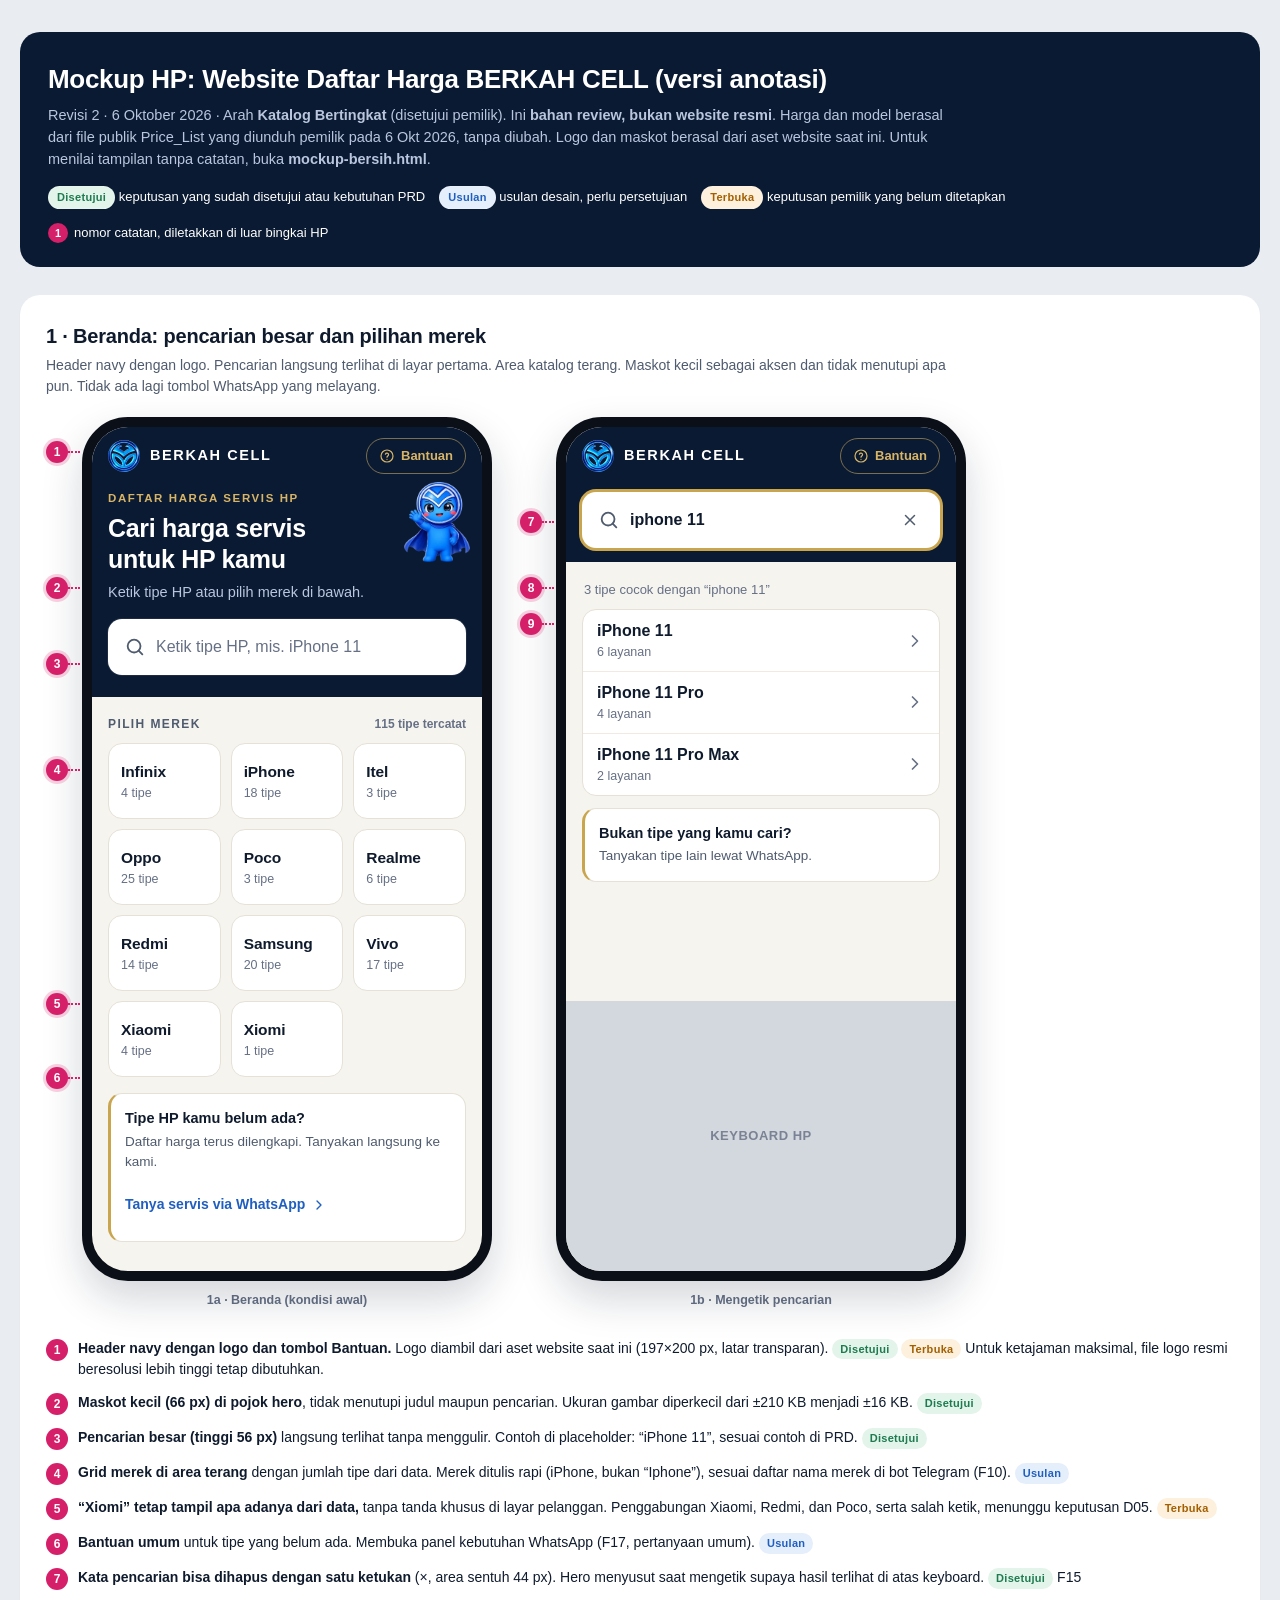
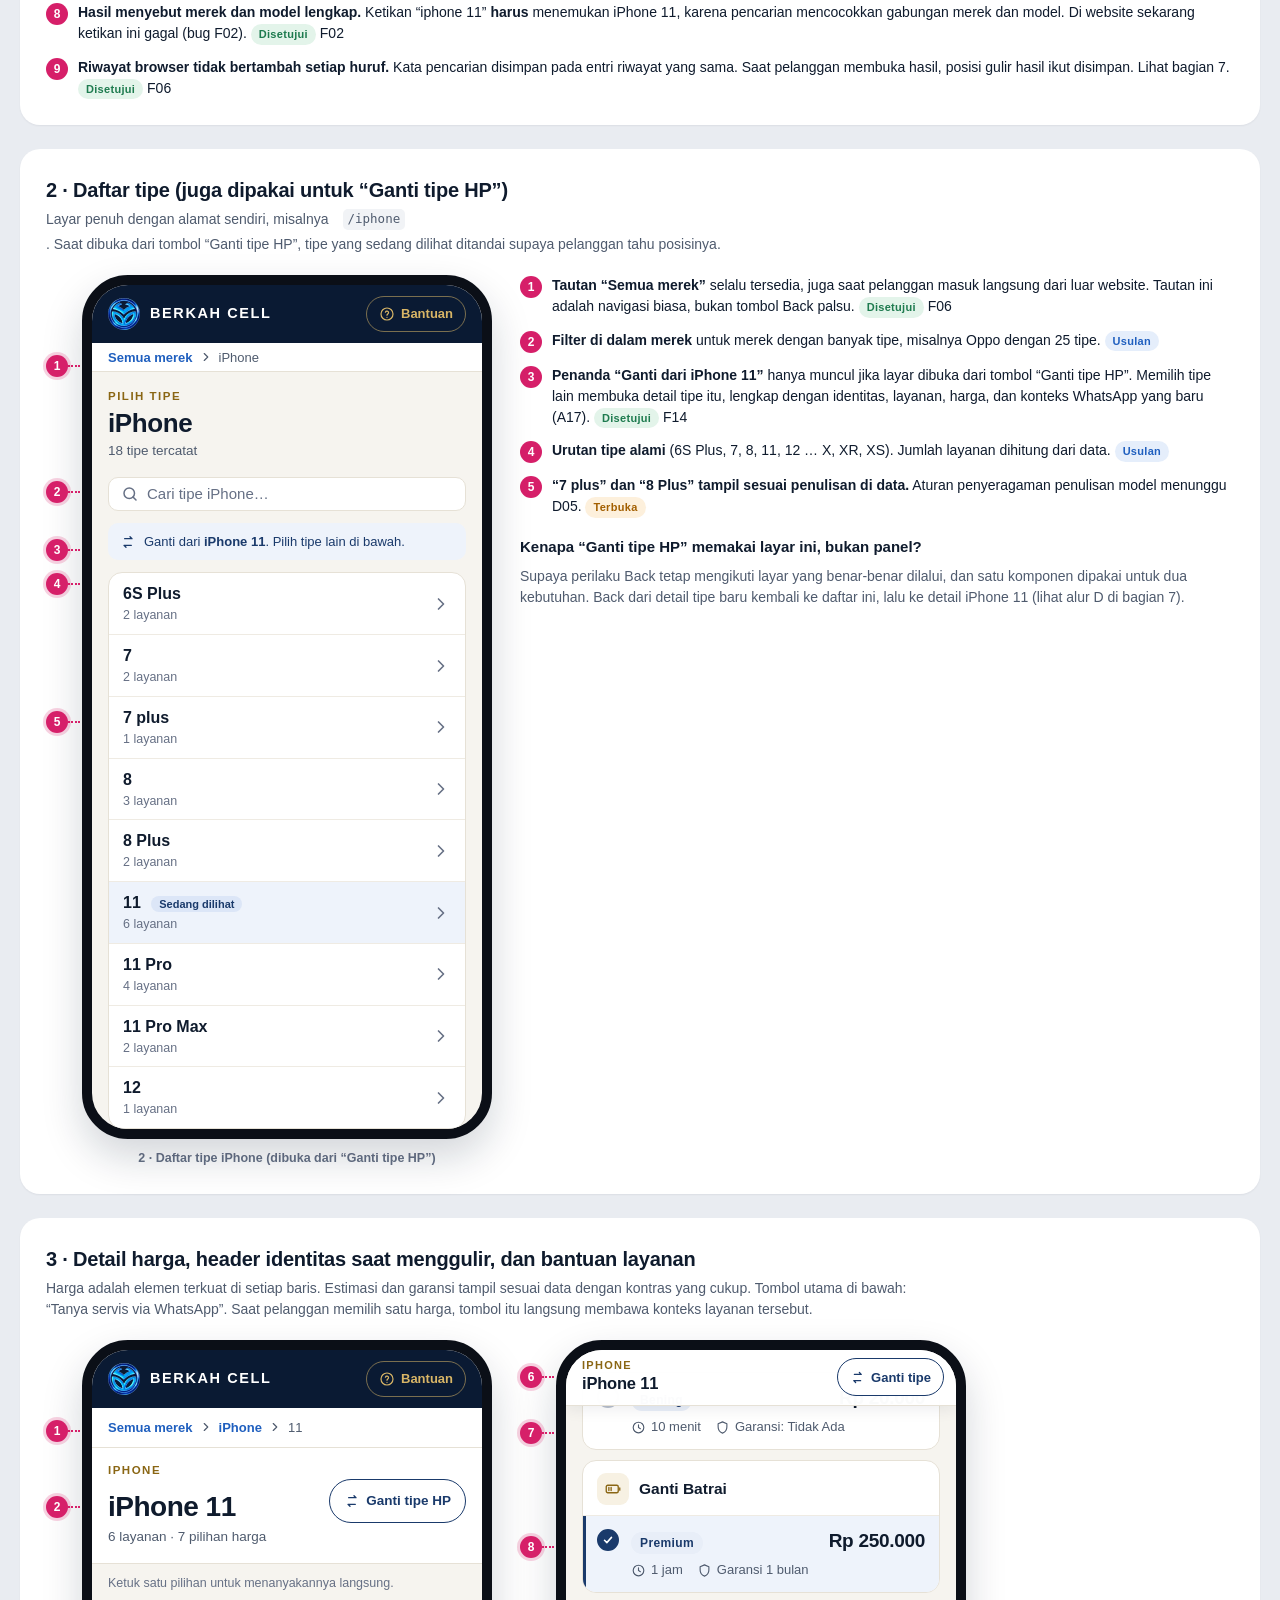
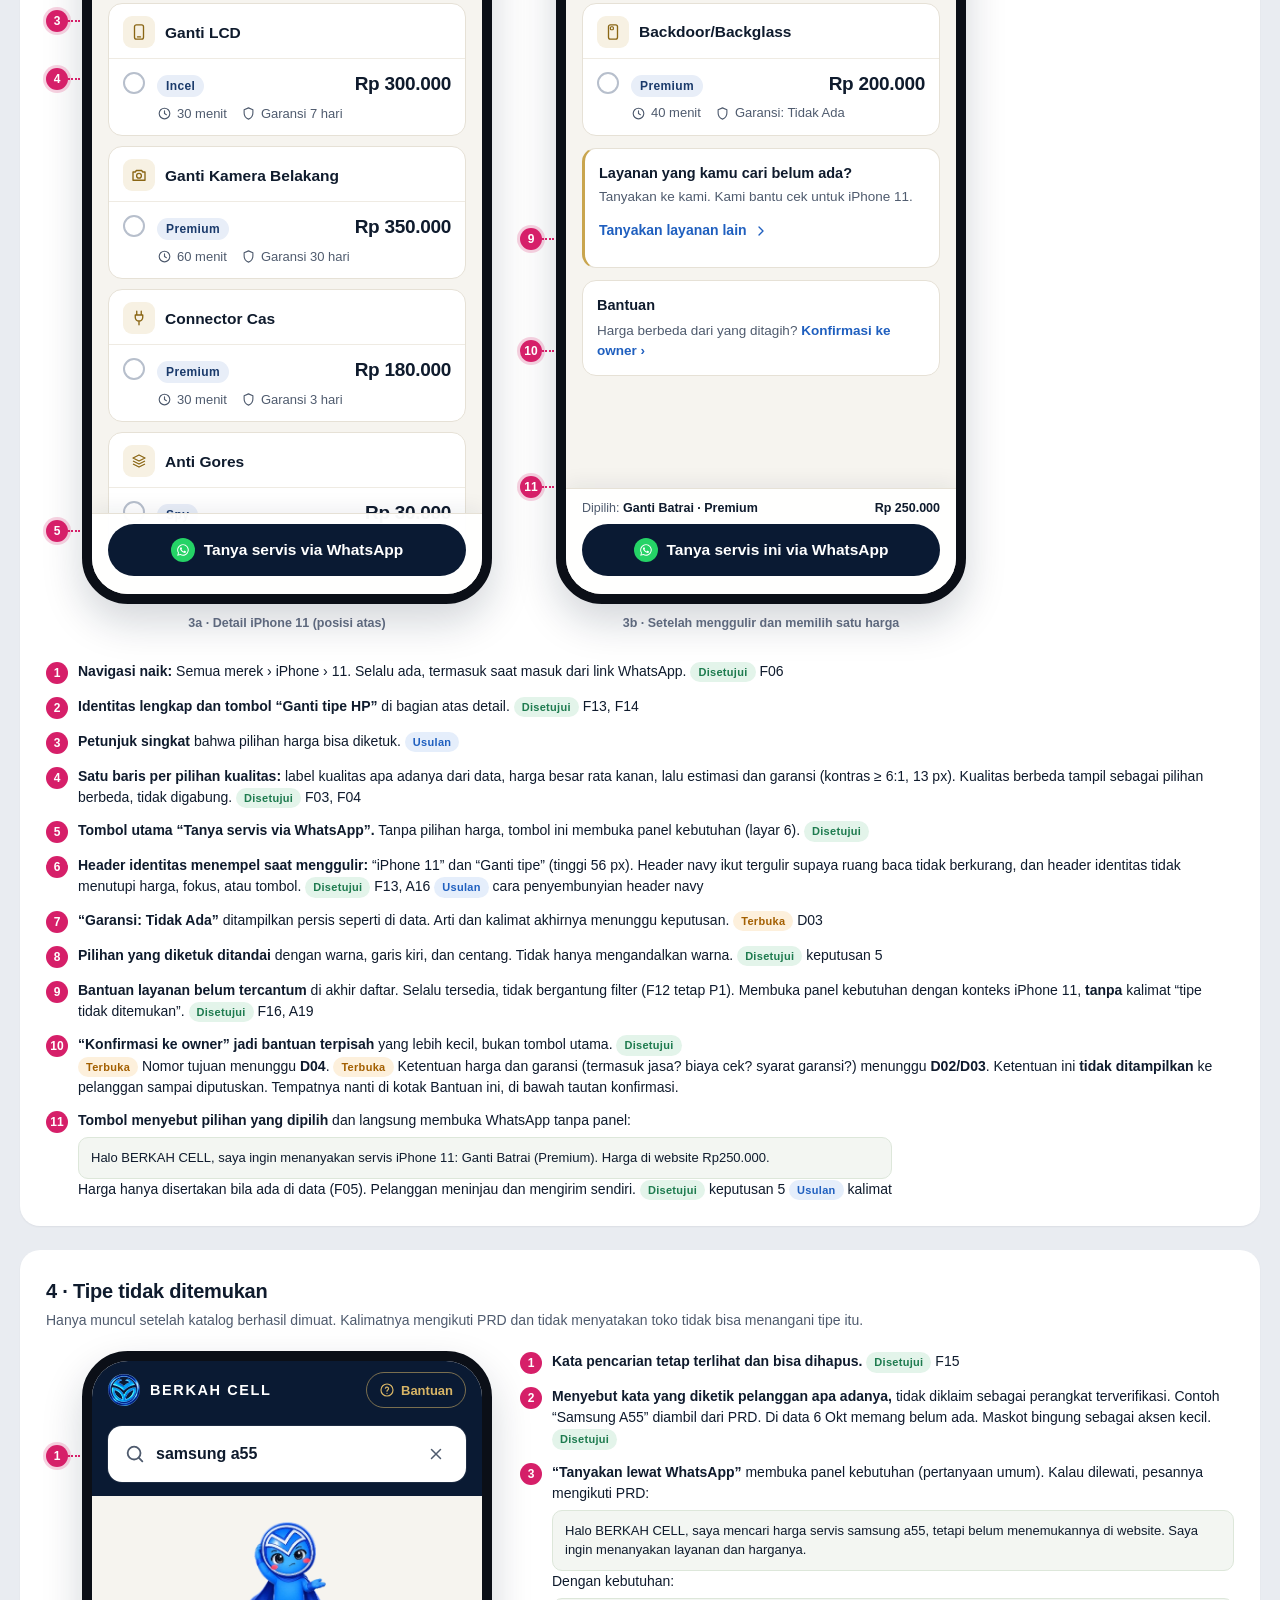
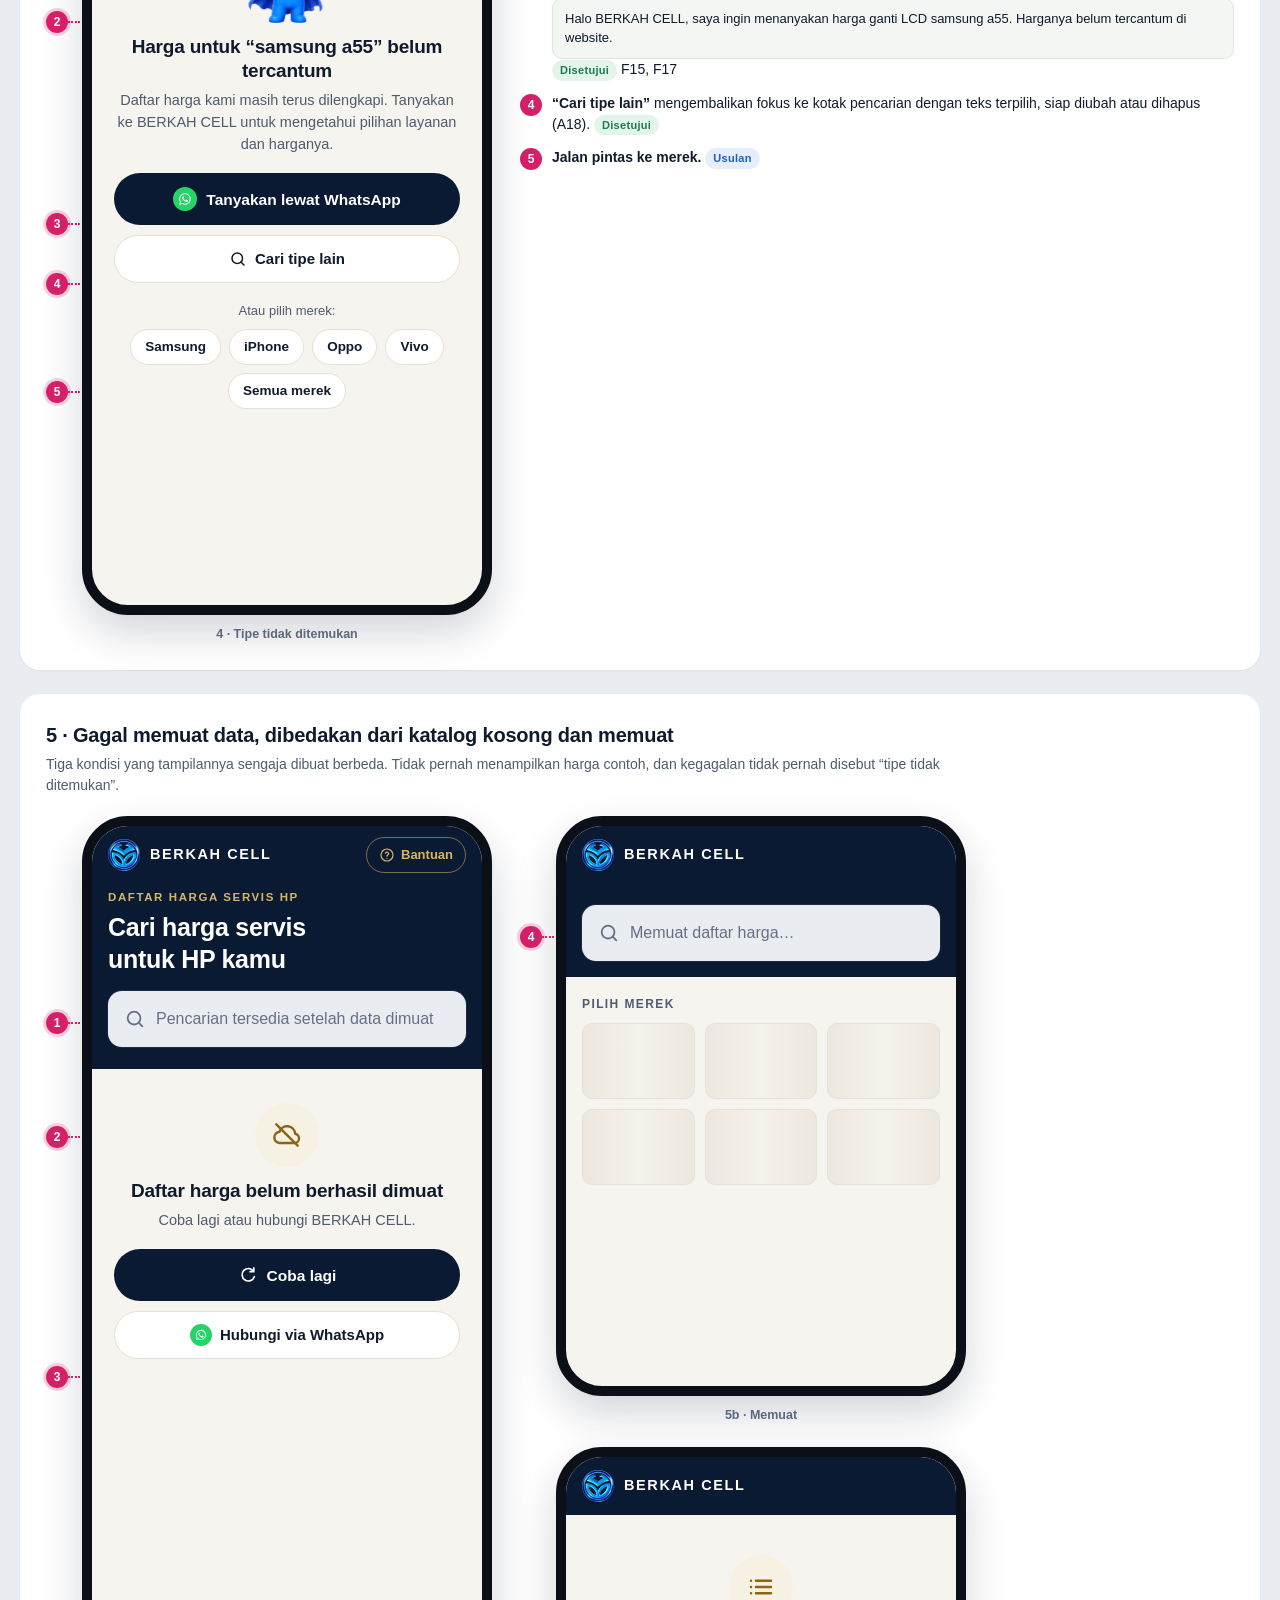
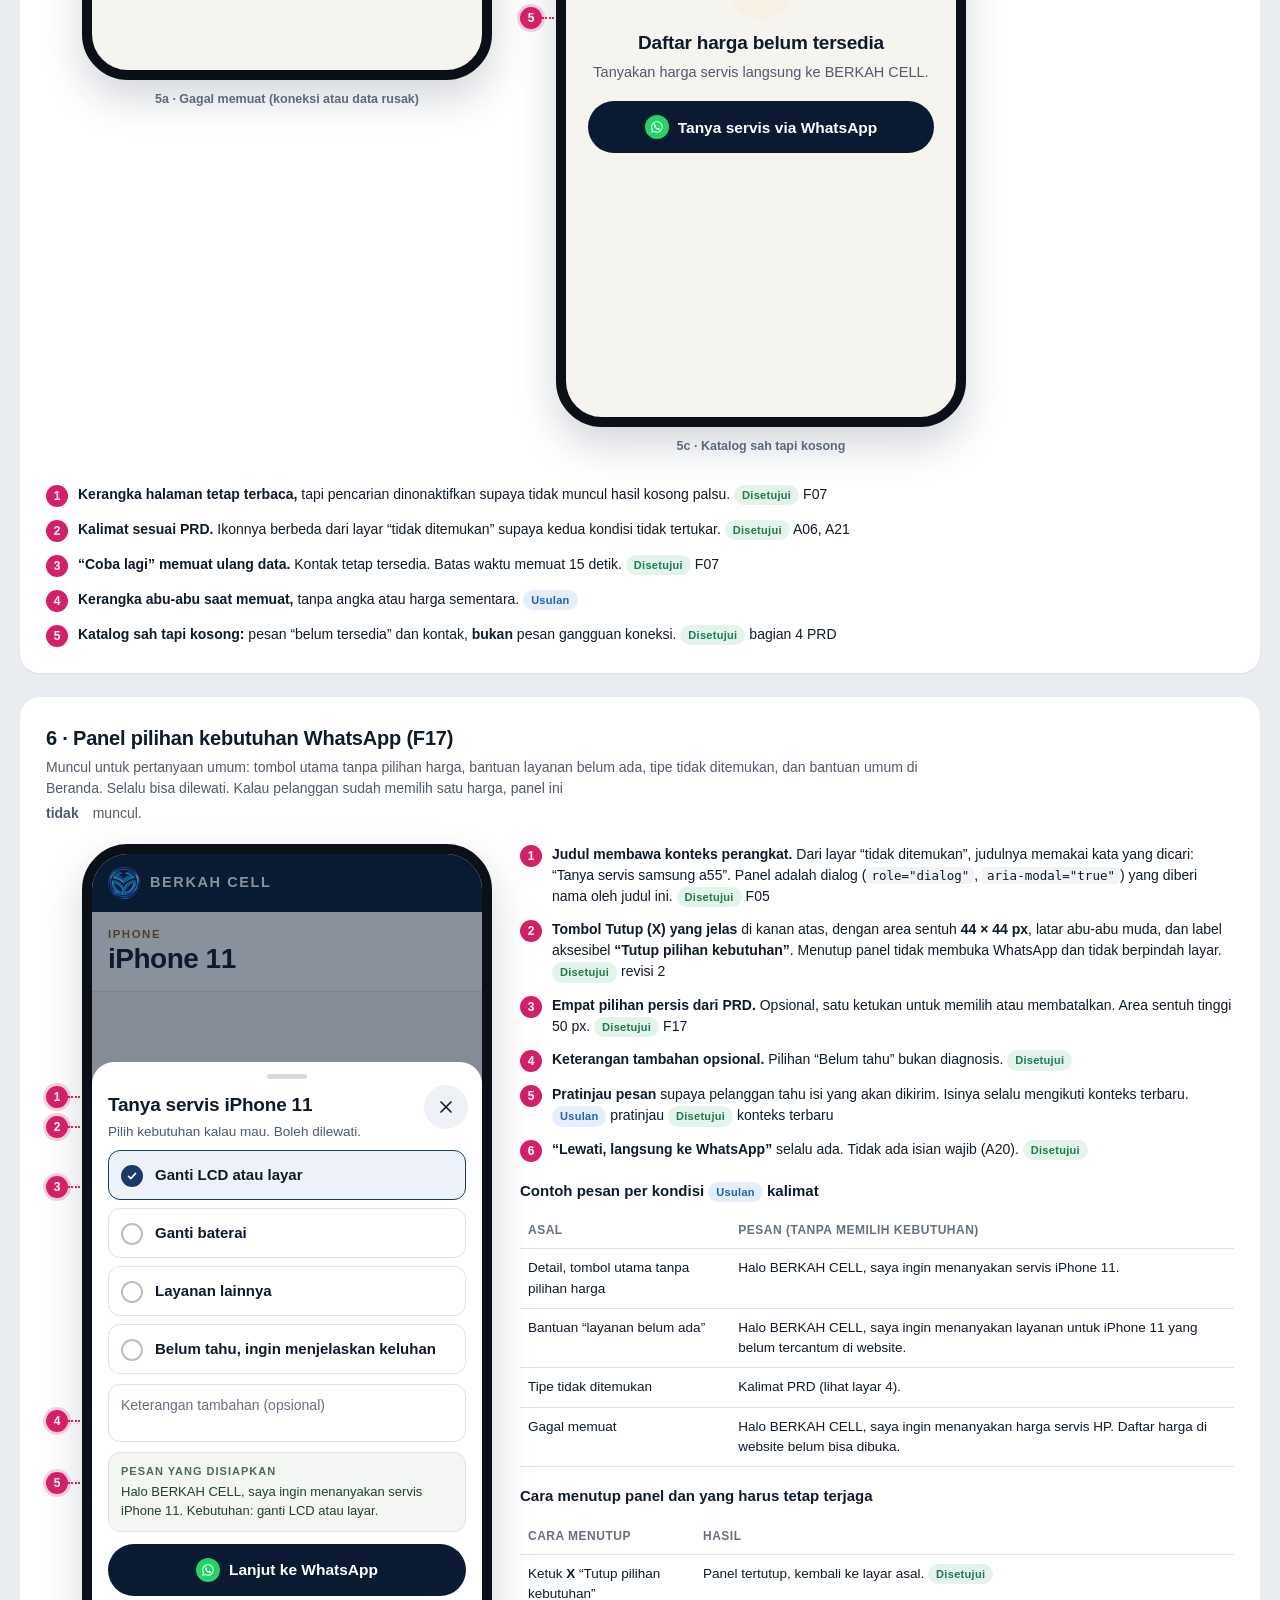
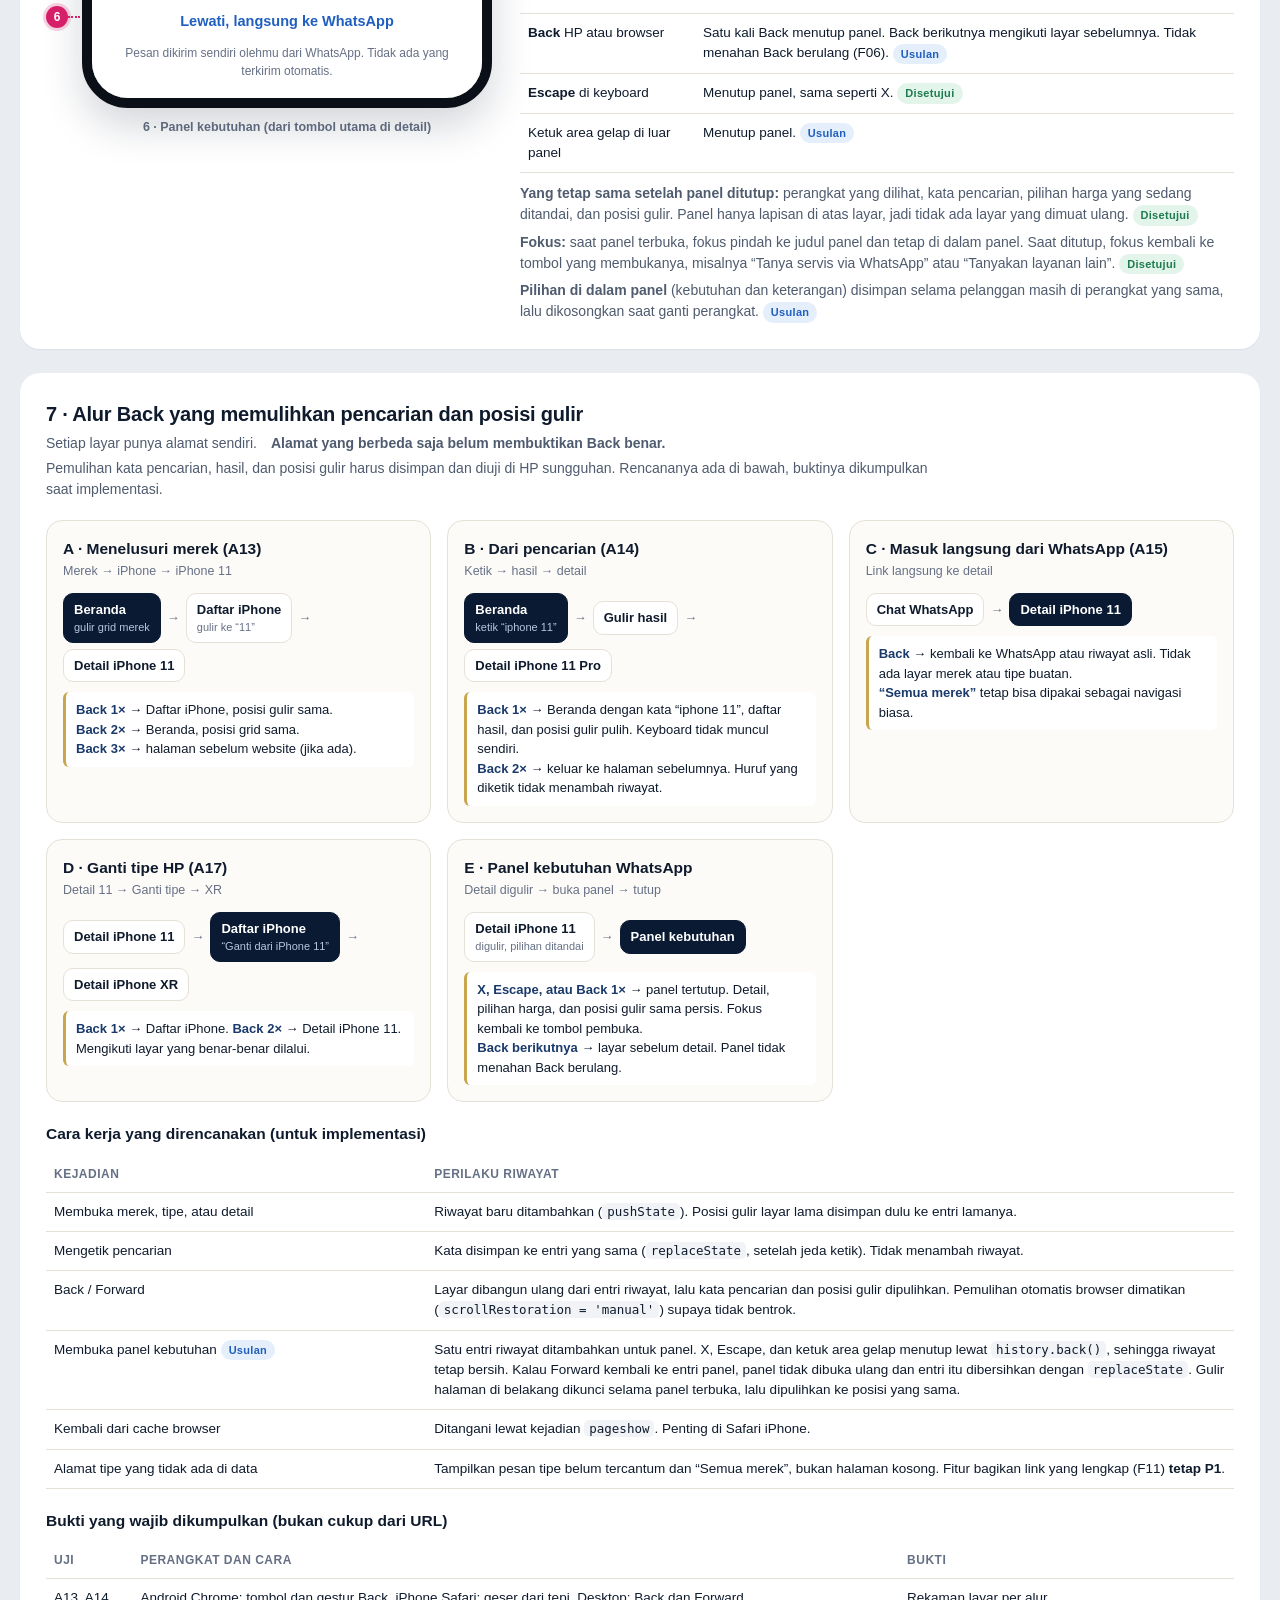
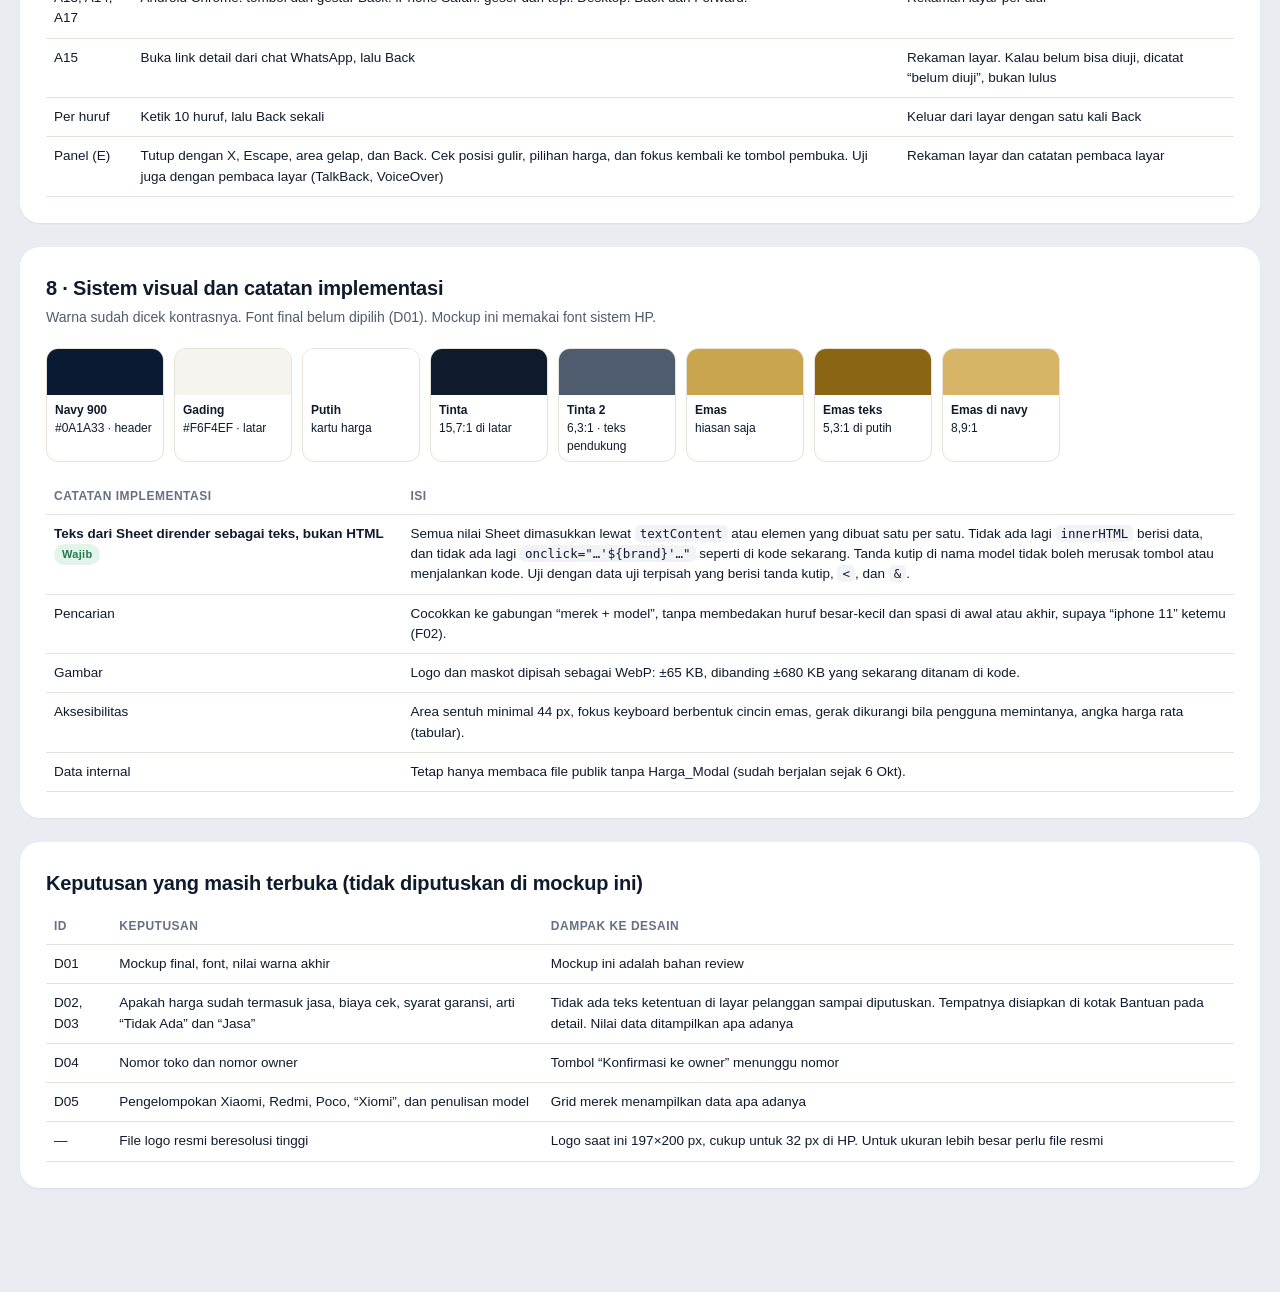
<file: design/mockup-v1/mockup.html>
<!DOCTYPE html>
<html lang="id">
<head>
<meta charset="UTF-8">
<meta name="viewport" content="width=device-width, initial-scale=1.0">
<title>Mockup HP BERKAH CELL v1</title>
<style>
:root{
  --navy-900:#0A1A33; --navy-800:#10284D; --navy-700:#1A3A6B; --navy-200:#B9C6DD;
  --ink:#0F1B2D; --ink-2:#4F5B6E; --ink-3:#667085;
  --bg:#F6F4EF; --card:#FFFFFF; --line:#E6E1D6; --line-2:#EFEBE3;
  --gold:#C9A54E; --gold-text:#8A6614; --gold-on-navy:#D8B566;
  --blue:#1F5FBF; --sel:#EEF3FB;
  --r-lg:18px; --r-md:14px; --r-sm:10px;
  --pin:#D61F69;
  --ok:#1E7B4F; --prop:#1F5FBF; --open:#A35F00;
  --page:#E9ECF1;
}
*{box-sizing:border-box;margin:0;padding:0}
body{font-family:"Inter","Segoe UI",Roboto,"Helvetica Neue",Arial,"Liberation Sans",sans-serif;background:var(--page);color:var(--ink);line-height:1.5;-webkit-font-smoothing:antialiased}
.doc{max-width:1320px;margin:0 auto;padding:32px 20px 80px}
.doc-head{background:var(--navy-900);color:#fff;border-radius:20px;padding:28px 28px 24px;margin-bottom:28px}
.doc-head h1{font-size:26px;letter-spacing:-.3px}
.doc-head p{color:var(--navy-200);font-size:14.5px;max-width:900px;margin-top:6px}
.doc-head .meta{display:flex;flex-wrap:wrap;gap:8px;margin-top:14px}
.legend{display:flex;flex-wrap:wrap;gap:14px;margin-top:16px;font-size:13px;color:#fff}
.tag{display:inline-block;font-size:11px;font-weight:700;letter-spacing:.3px;padding:2px 8px;border-radius:20px;vertical-align:middle;white-space:nowrap}
.t-ok{background:#E3F4EA;color:var(--ok)} .t-prop{background:#E5EEFB;color:var(--prop)} .t-open{background:#FDF0DC;color:var(--open)}
.doc-head .tag{border:1px solid rgba(255,255,255,.15)}
.pin-legend{display:inline-flex;align-items:center;gap:6px}
.sec{background:#fff;border-radius:20px;padding:26px;margin-bottom:24px;box-shadow:0 1px 2px rgba(16,24,40,.06)}
.sec>h2{font-size:20px;letter-spacing:-.2px}
.sec>.sub{color:var(--ink-2);font-size:14px;margin:4px 0 20px;max-width:900px}
.row{display:flex;flex-wrap:wrap;gap:28px;align-items:flex-start}
.notes{flex:1 1 300px;min-width:280px;font-size:14px}
.notes ol{list-style:none;display:flex;flex-direction:column;gap:12px}
.notes li{display:flex;gap:10px;align-items:flex-start}
.notes li .n{flex:0 0 22px;height:22px;border-radius:50%;background:var(--pin);color:#fff;font-size:12px;font-weight:700;display:flex;align-items:center;justify-content:center;margin-top:1px}
.notes li b{font-weight:700}
.notes .msg{background:#F3F6F2;border:1px solid #DDE7DA;border-radius:10px;padding:10px 12px;font-size:13px;margin-top:6px;white-space:pre-wrap}
.notes h3{font-size:15px;margin:18px 0 8px}
.cap{font-size:12.5px;color:var(--ink-3);text-align:center;margin-top:10px;font-weight:600}
.phone-wrap{display:flex;flex-direction:column;align-items:center}

/* ===== Phone frame ===== */
.phone{width:390px;height:844px;border:10px solid #0B0F17;border-radius:46px;overflow:hidden;position:relative;background:var(--bg);box-shadow:0 18px 40px rgba(10,26,51,.18);box-sizing:content-box;flex:0 0 auto}
.phone.short{height:560px}
.screen{position:absolute;inset:0;overflow:hidden;display:flex;flex-direction:column}
.ph-box{position:relative}
.rail{position:absolute;left:-36px;top:0;bottom:0;width:30px}
.pin{position:absolute;left:0;z-index:60;width:22px;height:22px;border-radius:50%;background:var(--pin);color:#fff;font-size:12px;font-weight:700;display:flex;align-items:center;justify-content:center;box-shadow:0 0 0 3px rgba(214,31,105,.2)}
.pin::after{content:"";position:absolute;left:22px;top:10px;width:12px;border-top:2px dotted var(--pin)}
.annot-on .phone-wrap{padding-left:36px}

/* ===== App UI ===== */
.hdr{background:var(--navy-900);color:#fff;height:58px;flex:0 0 58px;display:flex;align-items:center;justify-content:space-between;padding:0 16px}
.brandmark{display:flex;align-items:center;gap:10px}
.brandmark img{width:32px;height:32px}
.brandmark span{font-weight:800;letter-spacing:1.6px;font-size:14.5px}
.btn-help{height:36px;padding:0 12px;border-radius:18px;border:1px solid rgba(216,181,102,.55);color:var(--gold-on-navy);font-size:13px;font-weight:600;display:flex;align-items:center;gap:6px;background:transparent}
.hero{background:var(--navy-900);color:#fff;padding:6px 16px 22px;position:relative;margin-top:-1px}
.eyebrow{font-size:11.5px;font-weight:700;letter-spacing:1.6px;color:var(--gold-on-navy)}
.hero h1{font-size:25px;line-height:1.25;letter-spacing:-.3px;margin-top:6px;max-width:270px}
.hero p{color:var(--navy-200);font-size:14.5px;margin-top:6px;max-width:280px}
.hero .mascot{position:absolute;right:12px;top:-2px;width:66px}
.search{margin-top:16px;height:56px;background:#fff;border-radius:var(--r-md);display:flex;align-items:center;gap:10px;padding:0 8px 0 16px;color:var(--ink);font-size:16px;box-shadow:0 0 0 1px rgba(255,255,255,.08)}
.search svg{flex:0 0 auto}
.search .ph{color:var(--ink-3)}
.search .val{font-weight:600;flex:1}
.search .clear{width:44px;height:44px;border-radius:22px;display:flex;align-items:center;justify-content:center;color:var(--ink-2)}
.search.focus{box-shadow:0 0 0 3px var(--gold)}
.search.disabled{background:#E9ECF1;color:var(--ink-3)}
.body{flex:1;overflow:hidden;padding:18px 16px 0}
.sec-title{font-size:12px;font-weight:700;letter-spacing:1.4px;color:var(--ink-2);text-transform:uppercase;margin-bottom:10px;display:flex;justify-content:space-between;align-items:baseline}
.sec-title small{font-size:12px;letter-spacing:0;text-transform:none;font-weight:600;color:var(--ink-3)}
.grid3{display:grid;grid-template-columns:repeat(3,1fr);gap:10px}
.tile{background:var(--card);border:1px solid var(--line);border-radius:var(--r-md);height:76px;padding:12px;display:flex;flex-direction:column;justify-content:center}
.tile b{font-size:15.5px;font-weight:700;letter-spacing:-.1px}
.tile span{font-size:12.5px;color:var(--ink-3)}
.tile.flag{border-style:dashed;border-color:var(--open)}
.helpcard{margin-top:16px;background:var(--card);border:1px solid var(--line);border-left:3px solid var(--gold);border-radius:var(--r-md);padding:14px 14px 14px 14px}
.helpcard b{font-size:14.5px;display:block}
.helpcard p{font-size:13.5px;color:var(--ink-2);margin-top:2px}
.link-btn{display:inline-flex;align-items:center;gap:6px;margin-top:10px;font-weight:700;font-size:14px;color:var(--blue);min-height:44px}
.list{background:var(--card);border:1px solid var(--line);border-radius:var(--r-md);overflow:hidden}
.li{display:flex;align-items:center;justify-content:space-between;gap:10px;min-height:58px;padding:9px 14px;border-top:1px solid var(--line-2)}
.li:first-child{border-top:0}
.li .t{font-size:16px;font-weight:650;font-weight:600}
.li .s{font-size:12.5px;color:var(--ink-3)}
.li .b{font-size:11.5px;color:var(--gold-text);font-weight:700;letter-spacing:1px;text-transform:uppercase}
.li.cur{background:var(--sel)}
.badge-cur{font-size:11px;font-weight:700;color:var(--navy-700);background:#DCE6F7;padding:2px 8px;border-radius:20px;margin-left:6px;vertical-align:middle}
.chev{color:var(--ink-3)}
.meta-line{font-size:13px;color:var(--ink-3);margin:0 2px 10px}
.crumb{display:flex;align-items:center;gap:6px;font-size:13px;color:var(--ink-2);height:40px;padding:0 16px;background:var(--card);border-bottom:1px solid var(--line)}
.crumb a{color:var(--blue);font-weight:600;text-decoration:none}
.page-title{padding:16px 16px 4px}
.page-title .eb{font-size:11.5px;font-weight:700;letter-spacing:1.5px;color:var(--gold-text);text-transform:uppercase}
.page-title h2{font-size:26px;letter-spacing:-.4px;line-height:1.2;margin-top:2px}
.page-title .m{font-size:13.5px;color:var(--ink-2);margin-top:2px}
.filter{height:46px;margin:12px 16px 12px;background:var(--card);border:1px solid var(--line);border-radius:var(--r-sm);display:flex;align-items:center;gap:8px;padding:0 12px;color:var(--ink-3);font-size:15px}
.notice{margin:0 16px 12px;background:var(--sel);border-radius:var(--r-sm);padding:9px 12px;font-size:13px;color:var(--navy-700);display:flex;gap:8px;align-items:center}

/* detail */
.dev{background:var(--card);border-bottom:1px solid var(--line);padding:14px 16px 16px}
.dev .eb{font-size:11.5px;font-weight:700;letter-spacing:1.5px;color:var(--gold-text);text-transform:uppercase}
.dev .row1{display:flex;justify-content:space-between;align-items:flex-end;gap:10px}
.dev h2{font-size:28px;letter-spacing:-.5px;line-height:1.15}
.dev .m{font-size:13.5px;color:var(--ink-2);margin-top:4px}
.btn-sec{height:44px;padding:0 14px;border-radius:22px;border:1.5px solid var(--navy-700);color:var(--navy-700);font-weight:700;font-size:13.5px;display:inline-flex;align-items:center;gap:6px;background:#fff;white-space:nowrap}
.btn-sec.sm{height:38px;padding:0 12px;font-size:13px}
.hint{font-size:12.5px;color:var(--ink-3);padding:10px 16px 0}
.svc{background:var(--card);border:1px solid var(--line);border-radius:var(--r-md);margin:10px 16px 0;overflow:hidden}
.svc-h{display:flex;align-items:center;gap:10px;padding:12px 14px 10px;font-weight:700;font-size:15.5px}
.svc-h .ic{width:32px;height:32px;border-radius:9px;background:#F7F1E3;color:var(--gold-text);display:flex;align-items:center;justify-content:center}
.var{display:flex;align-items:flex-start;gap:12px;padding:11px 14px 12px;border-top:1px solid var(--line-2);min-height:62px}
.radio{flex:0 0 22px;height:22px;border-radius:50%;border:2px solid #B7BFCC;margin-top:2px;display:flex;align-items:center;justify-content:center}
.var .main{flex:1}
.var .top{display:flex;justify-content:space-between;align-items:baseline;gap:8px}
.q{font-size:12px;font-weight:700;letter-spacing:.4px;color:var(--navy-700);background:#E8EEF8;padding:2px 9px;border-radius:20px}
.price{font-size:19px;font-weight:800;letter-spacing:-.3px;font-variant-numeric:tabular-nums;color:var(--ink);white-space:nowrap}
.sub{display:flex;flex-wrap:wrap;gap:4px 14px;font-size:13px;color:var(--ink-2);margin-top:5px}
.sub span{display:inline-flex;align-items:center;gap:5px}
.var.selected{background:var(--sel);box-shadow:inset 3px 0 0 var(--navy-700)}
.var.selected .radio{border-color:var(--navy-700);background:var(--navy-700)}
.cta{position:absolute;left:0;right:0;bottom:0;z-index:20;background:rgba(255,255,255,.97);border-top:1px solid var(--line);padding:10px 16px 18px;box-shadow:0 -6px 18px rgba(10,26,51,.06)}
.cta .ctx{font-size:12.5px;color:var(--ink-2);margin-bottom:6px;display:flex;justify-content:space-between}
.cta .ctx b{color:var(--ink)}
.btn-pri{height:52px;border-radius:26px;background:var(--navy-900);color:#fff;font-weight:700;font-size:15.5px;display:flex;align-items:center;justify-content:center;gap:9px;width:100%}
.btn-pri .wa{width:24px;height:24px;border-radius:12px;background:#25D366;display:flex;align-items:center;justify-content:center}
.btn-ghost{height:48px;border-radius:24px;border:1.5px solid var(--line);background:#fff;color:var(--ink);font-weight:700;font-size:15px;display:flex;align-items:center;justify-content:center;gap:8px;width:100%}
.sticky-dev{position:absolute;left:0;right:0;top:0;z-index:15;height:56px;background:rgba(255,255,255,.98);border-bottom:1px solid var(--line);box-shadow:0 4px 14px rgba(10,26,51,.07);display:flex;align-items:center;justify-content:space-between;padding:0 12px 0 16px}
.sticky-dev .nm{font-weight:800;font-size:16.5px;letter-spacing:-.2px}
.sticky-dev .nm small{display:block;font-size:11px;font-weight:700;letter-spacing:1.3px;color:var(--gold-text);text-transform:uppercase;line-height:1.1}
.box{background:var(--card);border:1px solid var(--line);border-radius:var(--r-md);margin:12px 16px 0;padding:14px}
.box.gold{border-left:3px solid var(--gold)}
.box h4{font-size:14.5px}
.box p{font-size:13.5px;color:var(--ink-2);margin-top:2px}
.box .open{margin-top:8px;border:1px dashed var(--open);border-radius:8px;padding:8px 10px;font-size:12.5px;color:var(--open);background:#FFF9EF}
.state{display:flex;flex-direction:column;align-items:center;text-align:center;padding:26px 22px 0}
.state img{width:78px}
.state .ico{width:64px;height:64px;border-radius:32px;background:#F7F1E3;color:var(--gold-text);display:flex;align-items:center;justify-content:center}
.state h3{font-size:19px;line-height:1.3;margin-top:12px;letter-spacing:-.2px}
.state p{font-size:14.5px;color:var(--ink-2);margin-top:6px}
.state .acts{display:flex;flex-direction:column;gap:10px;width:100%;margin-top:18px}
.chips{display:flex;flex-wrap:wrap;gap:8px;justify-content:center;margin-top:8px}
.chip{height:36px;padding:0 14px;border-radius:18px;border:1px solid var(--line);background:#fff;font-size:13.5px;font-weight:600;display:flex;align-items:center}
.kbd{position:absolute;left:0;right:0;bottom:0;height:270px;background:#D3D7DE;display:flex;align-items:center;justify-content:center;color:#7A8293;font-size:13px;font-weight:600;letter-spacing:.5px}
.skel{background:linear-gradient(90deg,#ECE8DF,#F5F2EC,#ECE8DF);border-radius:10px}
/* sheet */
.scrim{position:absolute;inset:0;background:rgba(10,26,51,.48);z-index:30}
.sheet{position:absolute;left:0;right:0;bottom:0;z-index:40;background:#fff;border-radius:22px 22px 0 0;padding:8px 16px 18px}
.grab{width:40px;height:5px;border-radius:3px;background:#D5D9E0;margin:4px auto 12px}
.sheet h3{font-size:19px;letter-spacing:-.2px}
.sheet-head{display:flex;align-items:flex-start;justify-content:space-between;gap:8px}
.x-btn{flex:0 0 44px;width:44px;height:44px;margin:-6px -2px 0 0;border-radius:22px;border:0;background:#EEF1F5;color:var(--ink);display:flex;align-items:center;justify-content:center}
.x-btn:focus-visible{outline:3px solid var(--gold);outline-offset:2px}
.sheet .lead{font-size:13.5px;color:var(--ink-2);margin-top:2px}
.opt{display:flex;align-items:center;gap:12px;min-height:50px;padding:0 12px;border:1px solid var(--line);border-radius:12px;margin-top:8px;font-size:15px;font-weight:600}
.opt.on{border-color:var(--navy-700);background:var(--sel)}
.opt.on .radio{border-color:var(--navy-700);background:var(--navy-700)}
.ta{margin-top:10px;border:1px solid var(--line);border-radius:12px;height:58px;padding:10px 12px;font-size:14px;color:var(--ink-3)}
.preview{margin-top:10px;background:#F3F6F2;border:1px solid #DDE7DA;border-radius:12px;padding:10px 12px;font-size:13px;color:#24412F}
.preview b{display:block;font-size:11px;letter-spacing:1px;color:#4E6B57;text-transform:uppercase;margin-bottom:2px}
.skip{display:flex;align-items:center;justify-content:center;min-height:44px;font-weight:700;font-size:14.5px;color:var(--blue);margin-top:4px}
.fine{font-size:12px;color:var(--ink-3);text-align:center}

/* flow diagrams */
.flows{display:grid;grid-template-columns:repeat(auto-fit,minmax(380px,1fr));gap:16px}
.flow{border:1px solid var(--line);border-radius:16px;padding:16px;background:#FCFBF8}
.flow h3{font-size:15.5px}
.flow .why{font-size:12.5px;color:var(--ink-3);margin-top:2px}
.steps{display:flex;flex-wrap:wrap;align-items:center;gap:6px;margin-top:12px}
.st{background:#fff;border:1px solid var(--line);border-radius:10px;padding:6px 10px;font-size:13px;font-weight:600}
.st small{display:block;font-size:11px;color:var(--ink-3);font-weight:500}
.st.navy{background:var(--navy-900);color:#fff;border-color:var(--navy-900)} .st.navy small{color:var(--navy-200)}
.arr{color:var(--ink-3);font-size:13px}
.back{margin-top:10px;font-size:13px;background:#FFF;border-left:3px solid var(--gold);border-radius:6px;padding:8px 10px}
.back b{color:var(--navy-700)}
table.tbl{width:100%;border-collapse:collapse;font-size:13.5px;margin-top:10px}
.tbl th,.tbl td{border-bottom:1px solid var(--line);padding:9px 8px;text-align:left;vertical-align:top}
.tbl th{font-size:12px;letter-spacing:.5px;text-transform:uppercase;color:var(--ink-3)}
code{font-family:"DejaVu Sans Mono",Consolas,monospace;font-size:12.5px;background:#F1F3F6;padding:1px 5px;border-radius:5px}
.swatches{display:flex;flex-wrap:wrap;gap:10px;margin-top:10px}
.sw{width:118px;border:1px solid var(--line);border-radius:12px;overflow:hidden;font-size:12px}
.sw i{display:block;height:46px}
.sw div{padding:6px 8px}
@media (max-width:480px){.phone{zoom:.84}.doc{padding:16px 10px 60px}.sec{padding:16px}}
</style>
</head>
<body class="annot-on">
<svg width="0" height="0" style="position:absolute" aria-hidden="true">
  <symbol id="i-search" viewBox="0 0 24 24"><circle cx="11" cy="11" r="7" fill="none" stroke="currentColor" stroke-width="2"/><path d="M20 20l-4-4" stroke="currentColor" stroke-width="2" stroke-linecap="round"/></symbol>
  <symbol id="i-chev" viewBox="0 0 24 24"><path d="M9 6l6 6-6 6" fill="none" stroke="currentColor" stroke-width="2" stroke-linecap="round" stroke-linejoin="round"/></symbol>
  <symbol id="i-x" viewBox="0 0 24 24"><path d="M6 6l12 12M18 6L6 18" stroke="currentColor" stroke-width="2" stroke-linecap="round"/></symbol>
  <symbol id="i-clock" viewBox="0 0 24 24"><circle cx="12" cy="12" r="8.5" fill="none" stroke="currentColor" stroke-width="1.8"/><path d="M12 7.5V12l3 2" fill="none" stroke="currentColor" stroke-width="1.8" stroke-linecap="round"/></symbol>
  <symbol id="i-shield" viewBox="0 0 24 24"><path d="M12 3l7 3v5c0 4.5-3 8.3-7 10-4-1.7-7-5.5-7-10V6l7-3z" fill="none" stroke="currentColor" stroke-width="1.8" stroke-linejoin="round"/></symbol>
  <symbol id="i-swap" viewBox="0 0 24 24"><path d="M7 7h11l-3-3M17 17H6l3 3" fill="none" stroke="currentColor" stroke-width="2" stroke-linecap="round" stroke-linejoin="round"/></symbol>
  <symbol id="i-help" viewBox="0 0 24 24"><circle cx="12" cy="12" r="9" fill="none" stroke="currentColor" stroke-width="1.8"/><path d="M9.6 9.3a2.5 2.5 0 014.8.9c0 1.7-2.4 2.1-2.4 3.6M12 17h.01" fill="none" stroke="currentColor" stroke-width="1.8" stroke-linecap="round"/></symbol>
  <symbol id="i-screen" viewBox="0 0 24 24"><rect x="6" y="2.5" width="12" height="19" rx="2.5" fill="none" stroke="currentColor" stroke-width="1.8"/><path d="M10 18.5h4" stroke="currentColor" stroke-width="1.8" stroke-linecap="round"/></symbol>
  <symbol id="i-battery" viewBox="0 0 24 24"><rect x="3" y="7" width="16" height="10" rx="2" fill="none" stroke="currentColor" stroke-width="1.8"/><path d="M21 10.5v3M6.5 10v4M9.5 10v4" stroke="currentColor" stroke-width="1.8" stroke-linecap="round"/></symbol>
  <symbol id="i-camera" viewBox="0 0 24 24"><path d="M4 8h3l1.5-2h7L17 8h3v11H4z" fill="none" stroke="currentColor" stroke-width="1.8" stroke-linejoin="round"/><circle cx="12" cy="13" r="3.2" fill="none" stroke="currentColor" stroke-width="1.8"/></symbol>
  <symbol id="i-plug" viewBox="0 0 24 24"><path d="M9 3v5M15 3v5M7 8h10v3a5 5 0 01-10 0zM12 16v5" fill="none" stroke="currentColor" stroke-width="1.8" stroke-linecap="round" stroke-linejoin="round"/></symbol>
  <symbol id="i-back" viewBox="0 0 24 24"><rect x="6" y="2.5" width="12" height="19" rx="2.5" fill="none" stroke="currentColor" stroke-width="1.8"/><rect x="8.5" y="5" width="4" height="4" rx="1.2" fill="none" stroke="currentColor" stroke-width="1.6"/></symbol>
  <symbol id="i-layers" viewBox="0 0 24 24"><path d="M12 4l8 4-8 4-8-4 8-4zM4 12l8 4 8-4M4 16l8 4 8-4" fill="none" stroke="currentColor" stroke-width="1.7" stroke-linejoin="round"/></symbol>
  <symbol id="i-btn" viewBox="0 0 24 24"><rect x="6" y="2.5" width="12" height="19" rx="2.5" fill="none" stroke="currentColor" stroke-width="1.8"/><path d="M19.5 8v4" stroke="currentColor" stroke-width="2.2" stroke-linecap="round"/></symbol>
  <symbol id="i-speaker" viewBox="0 0 24 24"><path d="M5 9h3l4-3.5v13L8 15H5z" fill="none" stroke="currentColor" stroke-width="1.8" stroke-linejoin="round"/><path d="M15.5 9.5a3.5 3.5 0 010 5M18 7a7 7 0 010 10" fill="none" stroke="currentColor" stroke-width="1.8" stroke-linecap="round"/></symbol>
  <symbol id="i-refresh" viewBox="0 0 24 24"><path d="M19 8a7.5 7.5 0 10.6 6M19 3.5V8h-4.5" fill="none" stroke="currentColor" stroke-width="2" stroke-linecap="round" stroke-linejoin="round"/></symbol>
  <symbol id="i-cloudoff" viewBox="0 0 24 24"><path d="M7 18h10.5a3.5 3.5 0 00.6-6.95A6 6 0 006.4 9.6 4.2 4.2 0 007 18z" fill="none" stroke="currentColor" stroke-width="1.8" stroke-linejoin="round"/><path d="M4 4l16 16" stroke="currentColor" stroke-width="1.8" stroke-linecap="round"/></symbol>
  <symbol id="i-list" viewBox="0 0 24 24"><path d="M8 7h12M8 12h12M8 17h12M4 7h.01M4 12h.01M4 17h.01" stroke="currentColor" stroke-width="2" stroke-linecap="round"/></symbol>
  <symbol id="i-wa" viewBox="0 0 24 24"><path fill="#fff" d="M12 3.2a8.7 8.7 0 00-7.5 13.1L3.3 20.8l4.6-1.2A8.7 8.7 0 1012 3.2zm0 15.9c-1.3 0-2.6-.4-3.7-1l-.3-.2-2.7.7.7-2.6-.2-.3A7.2 7.2 0 1112 19.1zm4-5.4c-.2-.1-1.3-.6-1.5-.7-.2-.1-.3-.1-.5.1l-.7.9c-.1.1-.3.2-.5.1a5.9 5.9 0 01-2.9-2.6c-.2-.4.2-.4.6-1.2.1-.1 0-.3 0-.4l-.7-1.6c-.2-.4-.4-.4-.5-.4h-.4a.8.8 0 00-.6.3 2.5 2.5 0 00-.8 1.9 4.4 4.4 0 00.9 2.3 10 10 0 003.8 3.4c1.4.6 2 .7 2.7.6.4-.1 1.3-.5 1.5-1.1.2-.5.2-1 .1-1.1l-.5-.2z"/></symbol>
  <symbol id="i-check" viewBox="0 0 24 24"><path d="M6 12.5l4 4 8-9" fill="none" stroke="#fff" stroke-width="2.6" stroke-linecap="round" stroke-linejoin="round"/></symbol>
</svg>

<div class="doc">
  <header class="doc-head">
    <h1>Mockup HP: Website Daftar Harga BERKAH CELL (versi anotasi)</h1>
    <p>Revisi 2 · 6 Oktober 2026 · Arah <b>Katalog Bertingkat</b> (disetujui pemilik). Ini <b>bahan review, bukan website resmi</b>. Harga dan model berasal dari file publik Price_List yang diunduh pemilik pada 6 Okt 2026, tanpa diubah. Logo dan maskot berasal dari aset website saat ini. Untuk menilai tampilan tanpa catatan, buka <b>mockup-bersih.html</b>.</p>
    <div class="legend">
      <span><span class="tag t-ok">Disetujui</span> keputusan yang sudah disetujui atau kebutuhan PRD</span>
      <span><span class="tag t-prop">Usulan</span> usulan desain, perlu persetujuan</span>
      <span><span class="tag t-open">Terbuka</span> keputusan pemilik yang belum ditetapkan</span>
      <span class="pin-legend"><span style="width:20px;height:20px;border-radius:50%;background:var(--pin);display:inline-flex;align-items:center;justify-content:center;font-size:11px;font-weight:700">1</span> nomor catatan, diletakkan di luar bingkai HP</span>
    </div>
  </header>
  

  <!-- ================= 1. BERANDA ================= -->
  <section class="sec" id="beranda">
    <h2>1 · Beranda: pencarian besar dan pilihan merek</h2>
    <p class="sub">Header navy dengan logo. Pencarian langsung terlihat di layar pertama. Area katalog terang. Maskot kecil sebagai aksen dan tidak menutupi apa pun. Tidak ada lagi tombol WhatsApp yang melayang.</p>
    <div class="row">
      <div class="phone-wrap">
        <div class="ph-box"><div class="phone"><div class="screen">
          <div class="hdr"><div class="brandmark"><img src="[data-uri]" alt="Logo BERKAH CELL"><span>BERKAH CELL</span></div>
            <div class="btn-help"><svg width="16" height="16"><use href="#i-help"/></svg>Bantuan</div></div>
          <div class="hero">
            <img class="mascot" src="[data-uri]" alt="">
            <div class="eyebrow">DAFTAR HARGA SERVIS HP</div>
            <h1>Cari harga servis untuk HP kamu</h1>
            <p>Ketik tipe HP atau pilih merek di bawah.</p>
            <div class="search"><svg width="22" height="22" style="color:var(--ink-2)"><use href="#i-search"/></svg><span class="ph">Ketik tipe HP, mis. iPhone 11</span></div>
          </div>
          <div class="body">
            <div class="sec-title">Pilih merek <small>115 tipe tercatat</small></div>
            <div class="grid3">
              <div class="tile"><b>Infinix</b><span>4 tipe</span></div>
              <div class="tile"><b>iPhone</b><span>18 tipe</span></div>
              <div class="tile"><b>Itel</b><span>3 tipe</span></div>
              <div class="tile"><b>Oppo</b><span>25 tipe</span></div>
              <div class="tile"><b>Poco</b><span>3 tipe</span></div>
              <div class="tile"><b>Realme</b><span>6 tipe</span></div>
              <div class="tile"><b>Redmi</b><span>14 tipe</span></div>
              <div class="tile"><b>Samsung</b><span>20 tipe</span></div>
              <div class="tile"><b>Vivo</b><span>17 tipe</span></div>
              <div class="tile"><b>Xiaomi</b><span>4 tipe</span></div>
              <div class="tile"><b>Xiomi</b><span>1 tipe</span></div>
            </div>
            <div class="helpcard"><b>Tipe HP kamu belum ada?</b><p>Daftar harga terus dilengkapi. Tanyakan langsung ke kami.</p>
              <div class="link-btn">Tanya servis via WhatsApp <svg width="16" height="16"><use href="#i-chev"/></svg></div></div>
          </div>
        </div></div><div class="rail"><span class="pin" style="top:24px">1</span><span class="pin" style="top:160px">2</span><span class="pin" style="top:236px">3</span><span class="pin" style="top:342px">4</span><span class="pin" style="top:576px">5</span><span class="pin" style="top:650px">6</span></div></div>
        <div class="cap">1a · Beranda (kondisi awal)</div>
      </div>

      <div class="phone-wrap">
        <div class="ph-box"><div class="phone"><div class="screen">
          <div class="hdr"><div class="brandmark"><img src="[data-uri]" alt=""><span>BERKAH CELL</span></div>
            <div class="btn-help"><svg width="16" height="16"><use href="#i-help"/></svg>Bantuan</div></div>
          <div class="hero" style="padding-top:2px;padding-bottom:14px">
            <div class="search focus" style="margin-top:6px"><svg width="22" height="22" style="color:var(--ink-2)"><use href="#i-search"/></svg><span class="val">iphone 11</span>
              <span class="clear"><svg width="18" height="18"><use href="#i-x"/></svg></span></div>
          </div>
          <div class="body">
            <p class="meta-line">3 tipe cocok dengan “iphone 11”</p>
            <div class="list">
              <div class="li"><div><div class="t">iPhone 11</div><div class="s">6 layanan</div></div><svg class="chev" width="20" height="20"><use href="#i-chev"/></svg></div>
              <div class="li"><div><div class="t">iPhone 11 Pro</div><div class="s">4 layanan</div></div><svg class="chev" width="20" height="20"><use href="#i-chev"/></svg></div>
              <div class="li"><div><div class="t">iPhone 11 Pro Max</div><div class="s">2 layanan</div></div><svg class="chev" width="20" height="20"><use href="#i-chev"/></svg></div>
            </div>
            <div class="helpcard" style="margin-top:12px"><b>Bukan tipe yang kamu cari?</b><p>Tanyakan tipe lain lewat WhatsApp.</p></div>
          </div>
          <div class="kbd">KEYBOARD HP</div>
        </div></div><div class="rail"><span class="pin" style="top:94px">7</span><span class="pin" style="top:160px">8</span><span class="pin" style="top:196px">9</span></div></div>
        <div class="cap">1b · Mengetik pencarian</div>
      </div>

      <div class="notes">
        <ol>
          <li><span class="n">1</span><div><b>Header navy dengan logo dan tombol Bantuan.</b> Logo diambil dari aset website saat ini (197×200 px, latar transparan). <span class="tag t-ok">Disetujui</span> <span class="tag t-open">Terbuka</span> Untuk ketajaman maksimal, file logo resmi beresolusi lebih tinggi tetap dibutuhkan.</div></li>
          <li><span class="n">2</span><div><b>Maskot kecil (66 px) di pojok hero</b>, tidak menutupi judul maupun pencarian. Ukuran gambar diperkecil dari ±210 KB menjadi ±16 KB. <span class="tag t-ok">Disetujui</span></div></li>
          <li><span class="n">3</span><div><b>Pencarian besar (tinggi 56 px)</b> langsung terlihat tanpa menggulir. Contoh di placeholder: “iPhone 11”, sesuai contoh di PRD. <span class="tag t-ok">Disetujui</span></div></li>
          <li><span class="n">4</span><div><b>Grid merek di area terang</b> dengan jumlah tipe dari data. Merek ditulis rapi (iPhone, bukan “Iphone”), sesuai daftar nama merek di bot Telegram (F10). <span class="tag t-prop">Usulan</span></div></li>
          <li><span class="n">5</span><div><b>“Xiomi” tetap tampil apa adanya dari data,</b> tanpa tanda khusus di layar pelanggan. Penggabungan Xiaomi, Redmi, dan Poco, serta salah ketik, menunggu keputusan D05. <span class="tag t-open">Terbuka</span></div></li>
          <li><span class="n">6</span><div><b>Bantuan umum</b> untuk tipe yang belum ada. Membuka panel kebutuhan WhatsApp (F17, pertanyaan umum). <span class="tag t-prop">Usulan</span></div></li>
          <li><span class="n">7</span><div><b>Kata pencarian bisa dihapus dengan satu ketukan</b> (×, area sentuh 44 px). Hero menyusut saat mengetik supaya hasil terlihat di atas keyboard. <span class="tag t-ok">Disetujui</span> F15</div></li>
          <li><span class="n">8</span><div><b>Hasil menyebut merek dan model lengkap.</b> Ketikan “iphone 11” <b>harus</b> menemukan iPhone 11, karena pencarian mencocokkan gabungan merek dan model. Di website sekarang ketikan ini gagal (bug F02). <span class="tag t-ok">Disetujui</span> F02</div></li>
          <li><span class="n">9</span><div><b>Riwayat browser tidak bertambah setiap huruf.</b> Kata pencarian disimpan pada entri riwayat yang sama. Saat pelanggan membuka hasil, posisi gulir hasil ikut disimpan. Lihat bagian 7. <span class="tag t-ok">Disetujui</span> F06</div></li>
        </ol>
      </div>
    </div>
  </section>

  <!-- ================= 2. DAFTAR TIPE ================= -->
  <section class="sec" id="tipe">
    <h2>2 · Daftar tipe (juga dipakai untuk “Ganti tipe HP”)</h2>
    <p class="sub">Layar penuh dengan alamat sendiri, misalnya <code>/iphone</code>. Saat dibuka dari tombol “Ganti tipe HP”, tipe yang sedang dilihat ditandai supaya pelanggan tahu posisinya.</p>
    <div class="row">
      <div class="phone-wrap">
        <div class="ph-box"><div class="phone"><div class="screen">
          <div class="hdr"><div class="brandmark"><img src="[data-uri]" alt=""><span>BERKAH CELL</span></div>
            <div class="btn-help"><svg width="16" height="16"><use href="#i-help"/></svg>Bantuan</div></div>
          <div class="crumb"><a>Semua merek</a><svg width="14" height="14"><use href="#i-chev"/></svg><span>iPhone</span></div>
          <div class="page-title"><div class="eb">Pilih tipe</div><h2>iPhone</h2><div class="m">18 tipe tercatat</div></div>
          <div class="filter"><svg width="18" height="18"><use href="#i-search"/></svg>Cari tipe iPhone…</div>
          <div class="notice"><svg width="16" height="16"><use href="#i-swap"/></svg><span>Ganti dari <b>iPhone 11</b>. Pilih tipe lain di bawah.</span></div>
          <div style="padding:0 16px">
            <div class="list">
              <div class="li"><div><div class="t">6S Plus</div><div class="s">2 layanan</div></div><svg class="chev" width="20" height="20"><use href="#i-chev"/></svg></div>
              <div class="li"><div><div class="t">7</div><div class="s">2 layanan</div></div><svg class="chev" width="20" height="20"><use href="#i-chev"/></svg></div>
              <div class="li"><div><div class="t">7 plus</div><div class="s">1 layanan</div></div><svg class="chev" width="20" height="20"><use href="#i-chev"/></svg></div>
              <div class="li"><div><div class="t">8</div><div class="s">3 layanan</div></div><svg class="chev" width="20" height="20"><use href="#i-chev"/></svg></div>
              <div class="li"><div><div class="t">8 Plus</div><div class="s">2 layanan</div></div><svg class="chev" width="20" height="20"><use href="#i-chev"/></svg></div>
              <div class="li cur"><div><div class="t">11 <span class="badge-cur">Sedang dilihat</span></div><div class="s">6 layanan</div></div><svg class="chev" width="20" height="20"><use href="#i-chev"/></svg></div>
              <div class="li"><div><div class="t">11 Pro</div><div class="s">4 layanan</div></div><svg class="chev" width="20" height="20"><use href="#i-chev"/></svg></div>
              <div class="li"><div><div class="t">11 Pro Max</div><div class="s">2 layanan</div></div><svg class="chev" width="20" height="20"><use href="#i-chev"/></svg></div>
              <div class="li"><div><div class="t">12</div><div class="s">1 layanan</div></div><svg class="chev" width="20" height="20"><use href="#i-chev"/></svg></div>
            </div>
          </div>
        </div></div><div class="rail"><span class="pin" style="top:80px">1</span><span class="pin" style="top:206px">2</span><span class="pin" style="top:264px">3</span><span class="pin" style="top:298px">4</span><span class="pin" style="top:436px">5</span></div></div>
        <div class="cap">2 · Daftar tipe iPhone (dibuka dari “Ganti tipe HP”)</div>
      </div>
      <div class="notes">
        <ol>
          <li><span class="n">1</span><div><b>Tautan “Semua merek”</b> selalu tersedia, juga saat pelanggan masuk langsung dari luar website. Tautan ini adalah navigasi biasa, bukan tombol Back palsu. <span class="tag t-ok">Disetujui</span> F06</div></li>
          <li><span class="n">2</span><div><b>Filter di dalam merek</b> untuk merek dengan banyak tipe, misalnya Oppo dengan 25 tipe. <span class="tag t-prop">Usulan</span></div></li>
          <li><span class="n">3</span><div><b>Penanda “Ganti dari iPhone 11”</b> hanya muncul jika layar dibuka dari tombol “Ganti tipe HP”. Memilih tipe lain membuka detail tipe itu, lengkap dengan identitas, layanan, harga, dan konteks WhatsApp yang baru (A17). <span class="tag t-ok">Disetujui</span> F14</div></li>
          <li><span class="n">4</span><div><b>Urutan tipe alami</b> (6S Plus, 7, 8, 11, 12 … X, XR, XS). Jumlah layanan dihitung dari data. <span class="tag t-prop">Usulan</span></div></li>
          <li><span class="n">5</span><div><b>“7 plus” dan “8 Plus” tampil sesuai penulisan di data.</b> Aturan penyeragaman penulisan model menunggu D05. <span class="tag t-open">Terbuka</span></div></li>
        </ol>
        <h3>Kenapa “Ganti tipe HP” memakai layar ini, bukan panel?</h3>
        <p style="font-size:14px;color:var(--ink-2)">Supaya perilaku Back tetap mengikuti layar yang benar-benar dilalui, dan satu komponen dipakai untuk dua kebutuhan. Back dari detail tipe baru kembali ke daftar ini, lalu ke detail iPhone 11 (lihat alur D di bagian 7).</p>
      </div>
    </div>
  </section>

  <!-- ================= 3. DETAIL ================= -->
  <section class="sec" id="detail">
    <h2>3 · Detail harga, header identitas saat menggulir, dan bantuan layanan</h2>
    <p class="sub">Harga adalah elemen terkuat di setiap baris. Estimasi dan garansi tampil sesuai data dengan kontras yang cukup. Tombol utama di bawah: “Tanya servis via WhatsApp”. Saat pelanggan memilih satu harga, tombol itu langsung membawa konteks layanan tersebut.</p>
    <div class="row">
      <div class="phone-wrap">
        <div class="ph-box"><div class="phone"><div class="screen">
          <div class="hdr"><div class="brandmark"><img src="[data-uri]" alt=""><span>BERKAH CELL</span></div>
            <div class="btn-help"><svg width="16" height="16"><use href="#i-help"/></svg>Bantuan</div></div>
          <div class="crumb"><a>Semua merek</a><svg width="14" height="14"><use href="#i-chev"/></svg><a>iPhone</a><svg width="14" height="14"><use href="#i-chev"/></svg><span>11</span></div>
          <div class="dev"><div class="eb">iPhone</div>
            <div class="row1"><h2>iPhone 11</h2><span class="btn-sec"><svg width="16" height="16"><use href="#i-swap"/></svg>Ganti tipe HP</span></div>
            <div class="m">6 layanan · 7 pilihan harga</div></div>
          <div class="hint">Ketuk satu pilihan untuk menanyakannya langsung.</div>
          <div class="svc"><div class="svc-h"><span class="ic"><svg width="18" height="18"><use href="#i-screen"/></svg></span>Ganti LCD</div>
            <div class="var"><span class="radio"></span><div class="main"><div class="top"><span class="q">Incel</span><span class="price">Rp 300.000</span></div>
              <div class="sub"><span><svg width="15" height="15"><use href="#i-clock"/></svg>30 menit</span><span><svg width="15" height="15"><use href="#i-shield"/></svg>Garansi 7 hari</span></div></div></div></div>
          <div class="svc"><div class="svc-h"><span class="ic"><svg width="18" height="18"><use href="#i-camera"/></svg></span>Ganti Kamera Belakang</div>
            <div class="var"><span class="radio"></span><div class="main"><div class="top"><span class="q">Premium</span><span class="price">Rp 350.000</span></div>
              <div class="sub"><span><svg width="15" height="15"><use href="#i-clock"/></svg>60 menit</span><span><svg width="15" height="15"><use href="#i-shield"/></svg>Garansi 30 hari</span></div></div></div></div>
          <div class="svc"><div class="svc-h"><span class="ic"><svg width="18" height="18"><use href="#i-plug"/></svg></span>Connector Cas</div>
            <div class="var"><span class="radio"></span><div class="main"><div class="top"><span class="q">Premium</span><span class="price">Rp 180.000</span></div>
              <div class="sub"><span><svg width="15" height="15"><use href="#i-clock"/></svg>30 menit</span><span><svg width="15" height="15"><use href="#i-shield"/></svg>Garansi 3 hari</span></div></div></div></div>
          <div class="svc"><div class="svc-h"><span class="ic"><svg width="18" height="18"><use href="#i-layers"/></svg></span>Anti Gores</div>
            <div class="var"><span class="radio"></span><div class="main"><div class="top"><span class="q">Spy</span><span class="price">Rp 30.000</span></div></div></div></div>
          <div class="cta"><div class="btn-pri"><span class="wa"><svg width="16" height="16"><use href="#i-wa"/></svg></span>Tanya servis via WhatsApp</div></div>
        </div></div><div class="rail"><span class="pin" style="top:80px">1</span><span class="pin" style="top:156px">2</span><span class="pin" style="top:270px">3</span><span class="pin" style="top:328px">4</span><span class="pin" style="top:780px">5</span></div></div>
        <div class="cap">3a · Detail iPhone 11 (posisi atas)</div>
      </div>

      <div class="phone-wrap">
        <div class="ph-box"><div class="phone"><div class="screen">
          <div style="position:relative;flex:1;overflow:hidden">
            <div class="sticky-dev"><div class="nm"><small>iPhone</small>iPhone 11</div><span class="btn-sec sm"><svg width="15" height="15"><use href="#i-swap"/></svg>Ganti tipe</span></div>
            <div style="padding-top:58px">
              <div class="svc" style="margin-top:-36px"><div class="var" style="border-top:0"><span class="radio"></span><div class="main"><div class="top"><span class="q">Bening</span><span class="price">Rp 20.000</span></div>
                  <div class="sub"><span><svg width="15" height="15"><use href="#i-clock"/></svg>10 menit</span><span><svg width="15" height="15"><use href="#i-shield"/></svg>Garansi: Tidak Ada</span></div></div></div></div>
              <div class="svc"><div class="svc-h"><span class="ic"><svg width="18" height="18"><use href="#i-battery"/></svg></span>Ganti Batrai</div>
                <div class="var selected"><span class="radio"><svg width="14" height="14"><use href="#i-check"/></svg></span><div class="main"><div class="top"><span class="q">Premium</span><span class="price">Rp 250.000</span></div>
                  <div class="sub"><span><svg width="15" height="15"><use href="#i-clock"/></svg>1 jam</span><span><svg width="15" height="15"><use href="#i-shield"/></svg>Garansi 1 bulan</span></div></div></div></div>
              <div class="svc"><div class="svc-h"><span class="ic"><svg width="18" height="18"><use href="#i-back"/></svg></span>Backdoor/Backglass</div>
                <div class="var"><span class="radio"></span><div class="main"><div class="top"><span class="q">Premium</span><span class="price">Rp 200.000</span></div>
                  <div class="sub"><span><svg width="15" height="15"><use href="#i-clock"/></svg>40 menit</span><span><svg width="15" height="15"><use href="#i-shield"/></svg>Garansi: Tidak Ada</span></div></div></div></div>
              <div class="box gold"><h4>Layanan yang kamu cari belum ada?</h4><p>Tanyakan ke kami. Kami bantu cek untuk iPhone 11.</p>
                <div class="link-btn" style="margin-top:2px">Tanyakan layanan lain <svg width="16" height="16"><use href="#i-chev"/></svg></div></div>
              <div class="box"><h4>Bantuan</h4>
                <p style="margin-top:4px">Harga berbeda dari yang ditagih? <span style="color:var(--blue);font-weight:700">Konfirmasi ke owner ›</span></p></div>
              <div style="height:130px"></div>
            </div>
          </div>
          <div class="cta"><div class="ctx"><span>Dipilih: <b>Ganti Batrai · Premium</b></span><b>Rp 250.000</b></div>
            <div class="btn-pri"><span class="wa"><svg width="16" height="16"><use href="#i-wa"/></svg></span>Tanya servis ini via WhatsApp</div></div>
        </div></div><div class="rail"><span class="pin" style="top:26px">6</span><span class="pin" style="top:82px">7</span><span class="pin" style="top:196px">8</span><span class="pin" style="top:488px">9</span><span class="pin" style="top:600px">10</span><span class="pin" style="top:736px">11</span></div></div>
        <div class="cap">3b · Setelah menggulir dan memilih satu harga</div>
      </div>

      <div class="notes">
        <ol>
          <li><span class="n">1</span><div><b>Navigasi naik:</b> Semua merek › iPhone › 11. Selalu ada, termasuk saat masuk dari link WhatsApp. <span class="tag t-ok">Disetujui</span> F06</div></li>
          <li><span class="n">2</span><div><b>Identitas lengkap dan tombol “Ganti tipe HP”</b> di bagian atas detail. <span class="tag t-ok">Disetujui</span> F13, F14</div></li>
          <li><span class="n">3</span><div><b>Petunjuk singkat</b> bahwa pilihan harga bisa diketuk. <span class="tag t-prop">Usulan</span></div></li>
          <li><span class="n">4</span><div><b>Satu baris per pilihan kualitas:</b> label kualitas apa adanya dari data, harga besar rata kanan, lalu estimasi dan garansi (kontras ≥ 6:1, 13 px). Kualitas berbeda tampil sebagai pilihan berbeda, tidak digabung. <span class="tag t-ok">Disetujui</span> F03, F04</div></li>
          <li><span class="n">5</span><div><b>Tombol utama “Tanya servis via WhatsApp”.</b> Tanpa pilihan harga, tombol ini membuka panel kebutuhan (layar 6). <span class="tag t-ok">Disetujui</span></div></li>
          <li><span class="n">6</span><div><b>Header identitas menempel saat menggulir:</b> “iPhone 11” dan “Ganti tipe” (tinggi 56 px). Header navy ikut tergulir supaya ruang baca tidak berkurang, dan header identitas tidak menutupi harga, fokus, atau tombol. <span class="tag t-ok">Disetujui</span> F13, A16 <span class="tag t-prop">Usulan</span> cara penyembunyian header navy</div></li>
          <li><span class="n">7</span><div><b>“Garansi: Tidak Ada”</b> ditampilkan persis seperti di data. Arti dan kalimat akhirnya menunggu keputusan. <span class="tag t-open">Terbuka</span> D03</div></li>
          <li><span class="n">8</span><div><b>Pilihan yang diketuk ditandai</b> dengan warna, garis kiri, dan centang. Tidak hanya mengandalkan warna. <span class="tag t-ok">Disetujui</span> keputusan 5</div></li>
          <li><span class="n">9</span><div><b>Bantuan layanan belum tercantum</b> di akhir daftar. Selalu tersedia, tidak bergantung filter (F12 tetap P1). Membuka panel kebutuhan dengan konteks iPhone 11, <b>tanpa</b> kalimat “tipe tidak ditemukan”. <span class="tag t-ok">Disetujui</span> F16, A19</div></li>
          <li><span class="n">10</span><div><b>“Konfirmasi ke owner” jadi bantuan terpisah</b> yang lebih kecil, bukan tombol utama. <span class="tag t-ok">Disetujui</span><br><span class="tag t-open">Terbuka</span> Nomor tujuan menunggu <b>D04</b>. <span class="tag t-open">Terbuka</span> Ketentuan harga dan garansi (termasuk jasa? biaya cek? syarat garansi?) menunggu <b>D02/D03</b>. Ketentuan ini <b>tidak ditampilkan</b> ke pelanggan sampai diputuskan. Tempatnya nanti di kotak Bantuan ini, di bawah tautan konfirmasi.</div></li>
          <li><span class="n">11</span><div><b>Tombol menyebut pilihan yang dipilih</b> dan langsung membuka WhatsApp tanpa panel:
            <div class="msg">Halo BERKAH CELL, saya ingin menanyakan servis iPhone 11: Ganti Batrai (Premium). Harga di website Rp250.000.</div>
            Harga hanya disertakan bila ada di data (F05). Pelanggan meninjau dan mengirim sendiri. <span class="tag t-ok">Disetujui</span> keputusan 5 <span class="tag t-prop">Usulan</span> kalimat</div></li>
        </ol>
      </div>
    </div>
  </section>

  <!-- ================= 4. NOT FOUND ================= -->
  <section class="sec" id="notfound">
    <h2>4 · Tipe tidak ditemukan</h2>
    <p class="sub">Hanya muncul setelah katalog berhasil dimuat. Kalimatnya mengikuti PRD dan tidak menyatakan toko tidak bisa menangani tipe itu.</p>
    <div class="row">
      <div class="phone-wrap">
        <div class="ph-box"><div class="phone"><div class="screen">
          <div class="hdr"><div class="brandmark"><img src="[data-uri]" alt=""><span>BERKAH CELL</span></div>
            <div class="btn-help"><svg width="16" height="16"><use href="#i-help"/></svg>Bantuan</div></div>
          <div class="hero" style="padding-top:2px;padding-bottom:14px">
            <div class="search" style="margin-top:6px"><svg width="22" height="22" style="color:var(--ink-2)"><use href="#i-search"/></svg><span class="val">samsung a55</span>
              <span class="clear"><svg width="18" height="18"><use href="#i-x"/></svg></span></div>
          </div>
          <div class="state">
            <img src="[data-uri]" alt="">
            <h3>Harga untuk “samsung a55” belum tercantum</h3>
            <p>Daftar harga kami masih terus dilengkapi. Tanyakan ke BERKAH CELL untuk mengetahui pilihan layanan dan harganya.</p>
            <div class="acts">
              <div class="btn-pri"><span class="wa"><svg width="16" height="16"><use href="#i-wa"/></svg></span>Tanyakan lewat WhatsApp</div>
              <div class="btn-ghost"><svg width="18" height="18"><use href="#i-search"/></svg>Cari tipe lain</div>
            </div>
            <p style="font-size:13px;margin-top:18px">Atau pilih merek:</p>
            <div class="chips"><span class="chip">Samsung</span><span class="chip">iPhone</span><span class="chip">Oppo</span><span class="chip">Vivo</span><span class="chip">Semua merek</span></div>
          </div>
        </div></div><div class="rail"><span class="pin" style="top:94px">1</span><span class="pin" style="top:260px">2</span><span class="pin" style="top:462px">3</span><span class="pin" style="top:522px">4</span><span class="pin" style="top:630px">5</span></div></div>
        <div class="cap">4 · Tipe tidak ditemukan</div>
      </div>
      <div class="notes">
        <ol>
          <li><span class="n">1</span><div><b>Kata pencarian tetap terlihat dan bisa dihapus.</b> <span class="tag t-ok">Disetujui</span> F15</div></li>
          <li><span class="n">2</span><div><b>Menyebut kata yang diketik pelanggan apa adanya,</b> tidak diklaim sebagai perangkat terverifikasi. Contoh “Samsung A55” diambil dari PRD. Di data 6 Okt memang belum ada. Maskot bingung sebagai aksen kecil. <span class="tag t-ok">Disetujui</span></div></li>
          <li><span class="n">3</span><div><b>“Tanyakan lewat WhatsApp”</b> membuka panel kebutuhan (pertanyaan umum). Kalau dilewati, pesannya mengikuti PRD:
            <div class="msg">Halo BERKAH CELL, saya mencari harga servis samsung a55, tetapi belum menemukannya di website. Saya ingin menanyakan layanan dan harganya.</div>
            Dengan kebutuhan:
            <div class="msg">Halo BERKAH CELL, saya ingin menanyakan harga ganti LCD samsung a55. Harganya belum tercantum di website.</div>
            <span class="tag t-ok">Disetujui</span> F15, F17</div></li>
          <li><span class="n">4</span><div><b>“Cari tipe lain”</b> mengembalikan fokus ke kotak pencarian dengan teks terpilih, siap diubah atau dihapus (A18). <span class="tag t-ok">Disetujui</span></div></li>
          <li><span class="n">5</span><div><b>Jalan pintas ke merek.</b> <span class="tag t-prop">Usulan</span></div></li>
        </ol>
      </div>
    </div>
  </section>

  <!-- ================= 5. STATES ================= -->
  <section class="sec" id="gagal">
    <h2>5 · Gagal memuat data, dibedakan dari katalog kosong dan memuat</h2>
    <p class="sub">Tiga kondisi yang tampilannya sengaja dibuat berbeda. Tidak pernah menampilkan harga contoh, dan kegagalan tidak pernah disebut “tipe tidak ditemukan”.</p>
    <div class="row">
      <div class="phone-wrap">
        <div class="ph-box"><div class="phone"><div class="screen">
          <div class="hdr"><div class="brandmark"><img src="[data-uri]" alt=""><span>BERKAH CELL</span></div>
            <div class="btn-help"><svg width="16" height="16"><use href="#i-help"/></svg>Bantuan</div></div>
          <div class="hero">
            <div class="eyebrow">DAFTAR HARGA SERVIS HP</div>
            <h1>Cari harga servis untuk HP kamu</h1>
            <div class="search disabled"><svg width="22" height="22"><use href="#i-search"/></svg><span>Pencarian tersedia setelah data dimuat</span></div>
          </div>
          <div class="state" style="padding-top:34px">
            <div class="ico"><svg width="32" height="32"><use href="#i-cloudoff"/></svg></div>
            <h3>Daftar harga belum berhasil dimuat</h3>
            <p>Coba lagi atau hubungi BERKAH CELL.</p>
            <div class="acts">
              <div class="btn-pri"><svg width="20" height="20"><use href="#i-refresh"/></svg>Coba lagi</div>
              <div class="btn-ghost"><span class="wa" style="width:22px;height:22px;border-radius:11px;background:#25D366;display:flex;align-items:center;justify-content:center"><svg width="14" height="14"><use href="#i-wa"/></svg></span>Hubungi via WhatsApp</div>
            </div>
          </div>
        </div></div><div class="rail"><span class="pin" style="top:196px">1</span><span class="pin" style="top:310px">2</span><span class="pin" style="top:550px">3</span></div></div>
        <div class="cap">5a · Gagal memuat (koneksi atau data rusak)</div>
      </div>
      <div style="display:flex;flex-direction:column;gap:22px">
        <div class="phone-wrap">
          <div class="ph-box"><div class="phone short"><div class="screen">
            <div class="hdr"><div class="brandmark"><img src="[data-uri]" alt=""><span>BERKAH CELL</span></div></div>
            <div class="hero" style="padding-bottom:16px"><div class="search disabled"><svg width="22" height="22"><use href="#i-search"/></svg><span>Memuat daftar harga…</span></div></div>
            <div class="body">
              <div class="sec-title">Pilih merek</div>
              <div class="grid3"><div class="tile skel"></div><div class="tile skel"></div><div class="tile skel"></div><div class="tile skel"></div><div class="tile skel"></div><div class="tile skel"></div></div>
            </div>
          </div></div><div class="rail"><span class="pin" style="top:110px">4</span></div></div>
          <div class="cap">5b · Memuat</div>
        </div>
        <div class="phone-wrap">
          <div class="ph-box"><div class="phone short"><div class="screen">
            <div class="hdr"><div class="brandmark"><img src="[data-uri]" alt=""><span>BERKAH CELL</span></div></div>
            <div class="state" style="padding-top:40px">
              <div class="ico"><svg width="30" height="30"><use href="#i-list"/></svg></div>
              <h3>Daftar harga belum tersedia</h3>
              <p>Tanyakan harga servis langsung ke BERKAH CELL.</p>
              <div class="acts"><div class="btn-pri"><span class="wa"><svg width="16" height="16"><use href="#i-wa"/></svg></span>Tanya servis via WhatsApp</div></div>
            </div>
          </div></div><div class="rail"><span class="pin" style="top:160px">5</span></div></div>
          <div class="cap">5c · Katalog sah tapi kosong</div>
        </div>
      </div>
      <div class="notes">
        <ol>
          <li><span class="n">1</span><div><b>Kerangka halaman tetap terbaca,</b> tapi pencarian dinonaktifkan supaya tidak muncul hasil kosong palsu. <span class="tag t-ok">Disetujui</span> F07</div></li>
          <li><span class="n">2</span><div><b>Kalimat sesuai PRD.</b> Ikonnya berbeda dari layar “tidak ditemukan” supaya kedua kondisi tidak tertukar. <span class="tag t-ok">Disetujui</span> A06, A21</div></li>
          <li><span class="n">3</span><div><b>“Coba lagi” memuat ulang data.</b> Kontak tetap tersedia. Batas waktu memuat 15 detik. <span class="tag t-ok">Disetujui</span> F07</div></li>
          <li><span class="n">4</span><div><b>Kerangka abu-abu saat memuat,</b> tanpa angka atau harga sementara. <span class="tag t-prop">Usulan</span></div></li>
          <li><span class="n">5</span><div><b>Katalog sah tapi kosong:</b> pesan “belum tersedia” dan kontak, <b>bukan</b> pesan gangguan koneksi. <span class="tag t-ok">Disetujui</span> bagian 4 PRD</div></li>
        </ol>
      </div>
    </div>
  </section>

  <!-- ================= 6. PANEL WA ================= -->
  <section class="sec" id="panel">
    <h2>6 · Panel pilihan kebutuhan WhatsApp (F17)</h2>
    <p class="sub">Muncul untuk pertanyaan umum: tombol utama tanpa pilihan harga, bantuan layanan belum ada, tipe tidak ditemukan, dan bantuan umum di Beranda. Selalu bisa dilewati. Kalau pelanggan sudah memilih satu harga, panel ini <b>tidak</b> muncul.</p>
    <div class="row">
      <div class="phone-wrap">
        <div class="ph-box"><div class="phone"><div class="screen">
          <div class="hdr"><div class="brandmark"><img src="[data-uri]" alt=""><span>BERKAH CELL</span></div></div>
          <div class="dev"><div class="eb">iPhone</div><div class="row1"><h2>iPhone 11</h2></div></div>
          <div class="scrim"></div>
          <div class="sheet" role="dialog" aria-modal="true" aria-labelledby="judul-kebutuhan">
            <div class="grab"></div>
            <div class="sheet-head"><div><h3 id="judul-kebutuhan">Tanya servis iPhone 11</h3>
              <div class="lead">Pilih kebutuhan kalau mau. Boleh dilewati.</div></div>
              <button class="x-btn" type="button" aria-label="Tutup pilihan kebutuhan"><svg width="20" height="20" aria-hidden="true"><use href="#i-x"/></svg></button></div>
            <div class="opt on"><span class="radio"><svg width="14" height="14"><use href="#i-check"/></svg></span>Ganti LCD atau layar</div>
            <div class="opt"><span class="radio"></span>Ganti baterai</div>
            <div class="opt"><span class="radio"></span>Layanan lainnya</div>
            <div class="opt"><span class="radio"></span>Belum tahu, ingin menjelaskan keluhan</div>
            <div class="ta">Keterangan tambahan (opsional)</div>
            <div class="preview"><b>Pesan yang disiapkan</b>Halo BERKAH CELL, saya ingin menanyakan servis iPhone 11. Kebutuhan: ganti LCD atau layar.</div>
            <div class="btn-pri" style="margin-top:12px"><span class="wa"><svg width="16" height="16"><use href="#i-wa"/></svg></span>Lanjut ke WhatsApp</div>
            <div class="skip">Lewati, langsung ke WhatsApp</div>
            <div class="fine">Pesan dikirim sendiri olehmu dari WhatsApp. Tidak ada yang terkirim otomatis.</div>
          </div>
        </div></div><div class="rail"><span class="pin" style="top:242px">1</span><span class="pin" style="top:272px">2</span><span class="pin" style="top:332px">3</span><span class="pin" style="top:566px">4</span><span class="pin" style="top:628px">5</span><span class="pin" style="top:762px">6</span></div></div>
        <div class="cap">6 · Panel kebutuhan (dari tombol utama di detail)</div>
      </div>
      <div class="notes">
        <ol>
          <li><span class="n">1</span><div><b>Judul membawa konteks perangkat.</b> Dari layar “tidak ditemukan”, judulnya memakai kata yang dicari: “Tanya servis samsung a55”. Panel adalah dialog (<code>role="dialog"</code>, <code>aria-modal="true"</code>) yang diberi nama oleh judul ini. <span class="tag t-ok">Disetujui</span> F05</div></li>
          <li><span class="n">2</span><div><b>Tombol Tutup (X) yang jelas</b> di kanan atas, dengan area sentuh <b>44 × 44 px</b>, latar abu-abu muda, dan label aksesibel <b>“Tutup pilihan kebutuhan”</b>. Menutup panel tidak membuka WhatsApp dan tidak berpindah layar. <span class="tag t-ok">Disetujui</span> revisi 2</div></li>
          <li><span class="n">3</span><div><b>Empat pilihan persis dari PRD.</b> Opsional, satu ketukan untuk memilih atau membatalkan. Area sentuh tinggi 50 px. <span class="tag t-ok">Disetujui</span> F17</div></li>
          <li><span class="n">4</span><div><b>Keterangan tambahan opsional.</b> Pilihan “Belum tahu” bukan diagnosis. <span class="tag t-ok">Disetujui</span></div></li>
          <li><span class="n">5</span><div><b>Pratinjau pesan</b> supaya pelanggan tahu isi yang akan dikirim. Isinya selalu mengikuti konteks terbaru. <span class="tag t-prop">Usulan</span> pratinjau <span class="tag t-ok">Disetujui</span> konteks terbaru</div></li>
          <li><span class="n">6</span><div><b>“Lewati, langsung ke WhatsApp”</b> selalu ada. Tidak ada isian wajib (A20). <span class="tag t-ok">Disetujui</span></div></li>
        </ol>
        <h3>Contoh pesan per kondisi <span class="tag t-prop">Usulan</span> kalimat</h3>
        <table class="tbl">
          <tr><th>Asal</th><th>Pesan (tanpa memilih kebutuhan)</th></tr>
          <tr><td>Detail, tombol utama tanpa pilihan harga</td><td>Halo BERKAH CELL, saya ingin menanyakan servis iPhone 11.</td></tr>
          <tr><td>Bantuan “layanan belum ada”</td><td>Halo BERKAH CELL, saya ingin menanyakan layanan untuk iPhone 11 yang belum tercantum di website.</td></tr>
          <tr><td>Tipe tidak ditemukan</td><td>Kalimat PRD (lihat layar 4).</td></tr>
          <tr><td>Gagal memuat</td><td>Halo BERKAH CELL, saya ingin menanyakan harga servis HP. Daftar harga di website belum bisa dibuka.</td></tr>
        </table>
        <h3>Cara menutup panel dan yang harus tetap terjaga</h3>
        <table class="tbl">
          <tr><th>Cara menutup</th><th>Hasil</th></tr>
          <tr><td>Ketuk <b>X</b> “Tutup pilihan kebutuhan”</td><td>Panel tertutup, kembali ke layar asal. <span class="tag t-ok">Disetujui</span></td></tr>
          <tr><td><b>Back</b> HP atau browser</td><td>Satu kali Back menutup panel. Back berikutnya mengikuti layar sebelumnya. Tidak menahan Back berulang (F06). <span class="tag t-prop">Usulan</span></td></tr>
          <tr><td><b>Escape</b> di keyboard</td><td>Menutup panel, sama seperti X. <span class="tag t-ok">Disetujui</span></td></tr>
          <tr><td>Ketuk area gelap di luar panel</td><td>Menutup panel. <span class="tag t-prop">Usulan</span></td></tr>
        </table>
        <p style="font-size:14px;color:var(--ink-2);margin-top:10px"><b>Yang tetap sama setelah panel ditutup:</b> perangkat yang dilihat, kata pencarian, pilihan harga yang sedang ditandai, dan posisi gulir. Panel hanya lapisan di atas layar, jadi tidak ada layar yang dimuat ulang. <span class="tag t-ok">Disetujui</span></p>
        <p style="font-size:14px;color:var(--ink-2);margin-top:6px"><b>Fokus:</b> saat panel terbuka, fokus pindah ke judul panel dan tetap di dalam panel. Saat ditutup, fokus kembali ke tombol yang membukanya, misalnya “Tanya servis via WhatsApp” atau “Tanyakan layanan lain”. <span class="tag t-ok">Disetujui</span></p>
        <p style="font-size:14px;color:var(--ink-2);margin-top:6px"><b>Pilihan di dalam panel</b> (kebutuhan dan keterangan) disimpan selama pelanggan masih di perangkat yang sama, lalu dikosongkan saat ganti perangkat. <span class="tag t-prop">Usulan</span></p>
      </div>
    </div>
  </section>

  <!-- ================= 7. BACK FLOW ================= -->
  <section class="sec" id="back">
    <h2>7 · Alur Back yang memulihkan pencarian dan posisi gulir</h2>
    <p class="sub">Setiap layar punya alamat sendiri. <b>Alamat yang berbeda saja belum membuktikan Back benar.</b> Pemulihan kata pencarian, hasil, dan posisi gulir harus disimpan dan diuji di HP sungguhan. Rencananya ada di bawah, buktinya dikumpulkan saat implementasi.</p>
    <div class="flows">
      <div class="flow"><h3>A · Menelusuri merek (A13)</h3><div class="why">Merek → iPhone → iPhone 11</div>
        <div class="steps"><span class="st navy">Beranda<small>gulir grid merek</small></span><span class="arr">→</span><span class="st">Daftar iPhone<small>gulir ke “11”</small></span><span class="arr">→</span><span class="st">Detail iPhone 11</span></div>
        <div class="back"><b>Back 1×</b> → Daftar iPhone, posisi gulir sama.<br><b>Back 2×</b> → Beranda, posisi grid sama.<br><b>Back 3×</b> → halaman sebelum website (jika ada).</div></div>
      <div class="flow"><h3>B · Dari pencarian (A14)</h3><div class="why">Ketik → hasil → detail</div>
        <div class="steps"><span class="st navy">Beranda<small>ketik “iphone 11”</small></span><span class="arr">→</span><span class="st">Gulir hasil</span><span class="arr">→</span><span class="st">Detail iPhone 11 Pro</span></div>
        <div class="back"><b>Back 1×</b> → Beranda dengan kata “iphone 11”, daftar hasil, dan posisi gulir pulih. Keyboard tidak muncul sendiri.<br><b>Back 2×</b> → keluar ke halaman sebelumnya. Huruf yang diketik tidak menambah riwayat.</div></div>
      <div class="flow"><h3>C · Masuk langsung dari WhatsApp (A15)</h3><div class="why">Link langsung ke detail</div>
        <div class="steps"><span class="st">Chat WhatsApp</span><span class="arr">→</span><span class="st navy">Detail iPhone 11</span></div>
        <div class="back"><b>Back</b> → kembali ke WhatsApp atau riwayat asli. Tidak ada layar merek atau tipe buatan.<br><b>“Semua merek”</b> tetap bisa dipakai sebagai navigasi biasa.</div></div>
      <div class="flow"><h3>D · Ganti tipe HP (A17)</h3><div class="why">Detail 11 → Ganti tipe → XR</div>
        <div class="steps"><span class="st">Detail iPhone 11</span><span class="arr">→</span><span class="st navy">Daftar iPhone<small>“Ganti dari iPhone 11”</small></span><span class="arr">→</span><span class="st">Detail iPhone XR</span></div>
        <div class="back"><b>Back 1×</b> → Daftar iPhone. <b>Back 2×</b> → Detail iPhone 11. Mengikuti layar yang benar-benar dilalui.</div></div>
      <div class="flow"><h3>E · Panel kebutuhan WhatsApp</h3><div class="why">Detail digulir → buka panel → tutup</div>
        <div class="steps"><span class="st">Detail iPhone 11<small>digulir, pilihan ditandai</small></span><span class="arr">→</span><span class="st navy">Panel kebutuhan</span></div>
        <div class="back"><b>X, Escape, atau Back 1×</b> → panel tertutup. Detail, pilihan harga, dan posisi gulir sama persis. Fokus kembali ke tombol pembuka.<br><b>Back berikutnya</b> → layar sebelum detail. Panel tidak menahan Back berulang.</div></div>
    </div>
    <h3 style="font-size:15.5px;margin-top:20px">Cara kerja yang direncanakan (untuk implementasi)</h3>
    <table class="tbl">
      <tr><th style="width:32%">Kejadian</th><th>Perilaku riwayat</th></tr>
      <tr><td>Membuka merek, tipe, atau detail</td><td>Riwayat baru ditambahkan (<code>pushState</code>). Posisi gulir layar lama disimpan dulu ke entri lamanya.</td></tr>
      <tr><td>Mengetik pencarian</td><td>Kata disimpan ke entri yang sama (<code>replaceState</code>, setelah jeda ketik). Tidak menambah riwayat.</td></tr>
      <tr><td>Back / Forward</td><td>Layar dibangun ulang dari entri riwayat, lalu kata pencarian dan posisi gulir dipulihkan. Pemulihan otomatis browser dimatikan (<code>scrollRestoration = 'manual'</code>) supaya tidak bentrok.</td></tr>
      <tr><td>Membuka panel kebutuhan <span class="tag t-prop">Usulan</span></td><td>Satu entri riwayat ditambahkan untuk panel. X, Escape, dan ketuk area gelap menutup lewat <code>history.back()</code>, sehingga riwayat tetap bersih. Kalau Forward kembali ke entri panel, panel tidak dibuka ulang dan entri itu dibersihkan dengan <code>replaceState</code>. Gulir halaman di belakang dikunci selama panel terbuka, lalu dipulihkan ke posisi yang sama.</td></tr>
      <tr><td>Kembali dari cache browser</td><td>Ditangani lewat kejadian <code>pageshow</code>. Penting di Safari iPhone.</td></tr>
      <tr><td>Alamat tipe yang tidak ada di data</td><td>Tampilkan pesan tipe belum tercantum dan “Semua merek”, bukan halaman kosong. Fitur bagikan link yang lengkap (F11) <b>tetap P1</b>.</td></tr>
    </table>
    <h3 style="font-size:15.5px;margin-top:20px">Bukti yang wajib dikumpulkan (bukan cukup dari URL)</h3>
    <table class="tbl">
      <tr><th>Uji</th><th>Perangkat dan cara</th><th>Bukti</th></tr>
      <tr><td>A13, A14, A17</td><td>Android Chrome: tombol dan gestur Back. iPhone Safari: geser dari tepi. Desktop: Back dan Forward.</td><td>Rekaman layar per alur</td></tr>
      <tr><td>A15</td><td>Buka link detail dari chat WhatsApp, lalu Back</td><td>Rekaman layar. Kalau belum bisa diuji, dicatat “belum diuji”, bukan lulus</td></tr>
      <tr><td>Per huruf</td><td>Ketik 10 huruf, lalu Back sekali</td><td>Keluar dari layar dengan satu kali Back</td></tr>
      <tr><td>Panel (E)</td><td>Tutup dengan X, Escape, area gelap, dan Back. Cek posisi gulir, pilihan harga, dan fokus kembali ke tombol pembuka. Uji juga dengan pembaca layar (TalkBack, VoiceOver)</td><td>Rekaman layar dan catatan pembaca layar</td></tr>
    </table>
  </section>

  <!-- ================= 8. SISTEM VISUAL ================= -->
  <section class="sec" id="visual">
    <h2>8 · Sistem visual dan catatan implementasi</h2>
    <p class="sub">Warna sudah dicek kontrasnya. Font final belum dipilih (D01). Mockup ini memakai font sistem HP.</p>
    <div class="swatches">
      <div class="sw"><i style="background:#0A1A33"></i><div><b>Navy 900</b><br>#0A1A33 · header</div></div>
      <div class="sw"><i style="background:#F6F4EF"></i><div><b>Gading</b><br>#F6F4EF · latar</div></div>
      <div class="sw"><i style="background:#FFFFFF"></i><div><b>Putih</b><br>kartu harga</div></div>
      <div class="sw"><i style="background:#0F1B2D"></i><div><b>Tinta</b><br>15,7:1 di latar</div></div>
      <div class="sw"><i style="background:#4F5B6E"></i><div><b>Tinta 2</b><br>6,3:1 · teks pendukung</div></div>
      <div class="sw"><i style="background:#C9A54E"></i><div><b>Emas</b><br>hiasan saja</div></div>
      <div class="sw"><i style="background:#8A6614"></i><div><b>Emas teks</b><br>5,3:1 di putih</div></div>
      <div class="sw"><i style="background:#D8B566"></i><div><b>Emas di navy</b><br>8,9:1</div></div>
    </div>
    <table class="tbl" style="margin-top:16px">
      <tr><th style="width:30%">Catatan implementasi</th><th>Isi</th></tr>
      <tr><td><b>Teks dari Sheet dirender sebagai teks, bukan HTML</b> <span class="tag t-ok">Wajib</span></td><td>Semua nilai Sheet dimasukkan lewat <code>textContent</code> atau elemen yang dibuat satu per satu. Tidak ada lagi <code>innerHTML</code> berisi data, dan tidak ada lagi <code>onclick="…'${brand}'…"</code> seperti di kode sekarang. Tanda kutip di nama model tidak boleh merusak tombol atau menjalankan kode. Uji dengan data uji terpisah yang berisi tanda kutip, <code>&lt;</code>, dan <code>&amp;</code>.</td></tr>
      <tr><td>Pencarian</td><td>Cocokkan ke gabungan “merek + model”, tanpa membedakan huruf besar-kecil dan spasi di awal atau akhir, supaya “iphone 11” ketemu (F02).</td></tr>
      <tr><td>Gambar</td><td>Logo dan maskot dipisah sebagai WebP: ±65 KB, dibanding ±680 KB yang sekarang ditanam di kode.</td></tr>
      <tr><td>Aksesibilitas</td><td>Area sentuh minimal 44 px, fokus keyboard berbentuk cincin emas, gerak dikurangi bila pengguna memintanya, angka harga rata (tabular).</td></tr>
      <tr><td>Data internal</td><td>Tetap hanya membaca file publik tanpa Harga_Modal (sudah berjalan sejak 6 Okt).</td></tr>
    </table>
  </section>

  <section class="sec">
    <h2>Keputusan yang masih terbuka (tidak diputuskan di mockup ini)</h2>
    <table class="tbl">
      <tr><th>ID</th><th>Keputusan</th><th>Dampak ke desain</th></tr>
      <tr><td>D01</td><td>Mockup final, font, nilai warna akhir</td><td>Mockup ini adalah bahan review</td></tr>
      <tr><td>D02, D03</td><td>Apakah harga sudah termasuk jasa, biaya cek, syarat garansi, arti “Tidak Ada” dan “Jasa”</td><td>Tidak ada teks ketentuan di layar pelanggan sampai diputuskan. Tempatnya disiapkan di kotak Bantuan pada detail. Nilai data ditampilkan apa adanya</td></tr>
      <tr><td>D04</td><td>Nomor toko dan nomor owner</td><td>Tombol “Konfirmasi ke owner” menunggu nomor</td></tr>
      <tr><td>D05</td><td>Pengelompokan Xiaomi, Redmi, Poco, “Xiomi”, dan penulisan model</td><td>Grid merek menampilkan data apa adanya</td></tr>
      <tr><td>—</td><td>File logo resmi beresolusi tinggi</td><td>Logo saat ini 197×200 px, cukup untuk 32 px di HP. Untuk ukuran lebih besar perlu file resmi</td></tr>
    </table>
  </section>
</div>
</body>
</html>
</file>
<file: site-live/styles.css>
/* BERKAH CELL — Daftar Harga Service HP · Versi 3.6
   Arah desain: Katalog Bertingkat (PRD bagian 5), polesan premium navy & emas.
   Font: Plus Jakarta Sans (OFL, assets/fonts/OFL-plus-jakarta-sans.txt), disimpan di situs sendiri. */
@font-face{
  font-family:"Plus Jakarta Sans";font-style:normal;font-weight:200 800;font-display:swap;
  src:url(assets/fonts/plus-jakarta-sans-latin.woff2) format("woff2-variations"),url(assets/fonts/plus-jakarta-sans-latin.woff2) format("woff2");
  unicode-range:U+0000-00FF,U+0131,U+0152-0153,U+02BB-02BC,U+02C6,U+02DA,U+02DC,U+0304,U+0308,U+0329,U+2000-206F,U+20AC,U+2122,U+2191,U+2193,U+2212,U+2215,U+FEFF,U+FFFD;
}
:root{
  --navy-950:#071226; --navy-900:#0A1A33; --navy-800:#10284D; --navy-700:#1A3A6B; --navy-200:#B9C6DD;
  --ink:#0F1B2D; --ink-2:#4F5B6E; --ink-3:#667085;
  --bg:#F6F4EF; --card:#FFFFFF; --line:#E6E1D6; --line-2:#EFEBE3;
  --gold:#C9A54E; --gold-text:#8A6614; --gold-on-navy:#D8B566; --gold-soft:#FBF5E6;
  --gold-grad:linear-gradient(135deg,#F3DC9A 0%,#C9A54E 48%,#A07E2E 100%);
  --blue:#1F5FBF; --sel:#EEF3FB; --chip:#E8EEF8;
  --r-lg:20px; --r-md:16px; --r-sm:12px;
  --sh-1:0 1px 2px rgba(10,26,51,.05),0 8px 24px -14px rgba(10,26,51,.18);
  --sh-2:0 2px 4px rgba(10,26,51,.06),0 20px 38px -18px rgba(10,26,51,.32);
  --ease:cubic-bezier(.2,.7,.2,1);
  --cta-h:0px; --stick-h:0px;
  --wrap:760px;
}
*{box-sizing:border-box;margin:0;padding:0}
html{scroll-padding-top:calc(var(--stick-h) + 12px);scroll-padding-bottom:calc(var(--cta-h) + 12px);-webkit-text-size-adjust:100%}
body{font-family:"Plus Jakarta Sans","Segoe UI",Roboto,"Helvetica Neue",Arial,"Liberation Sans",sans-serif;background:var(--bg) url(assets/motif-emboss-terang.svg) 0 0/240px 240px;color:var(--ink);line-height:1.5;font-size:16px;-webkit-font-smoothing:antialiased;-moz-osx-font-smoothing:grayscale;text-rendering:optimizeLegibility;word-spacing:.09em;min-height:100vh;min-height:100dvh;display:flex;flex-direction:column}
#shell{display:flex;flex-direction:column;flex:1}
img{max-width:100%}
button,input,textarea{font:inherit;color:inherit;word-spacing:inherit} /* bawaan browser mengatur ulang spasi kata di tombol */
button{cursor:pointer;background:none;border:0}
a{color:inherit}
.sprite{position:absolute;width:0;height:0;overflow:hidden}
[hidden]{display:none!important}
.wrap{max-width:var(--wrap);margin:0 auto;padding:0 16px;width:100%}
.vh{position:absolute!important;width:1px;height:1px;padding:0;margin:-1px;overflow:hidden;clip:rect(0 0 0 0);white-space:nowrap;border:0}
:focus-visible{outline:3px solid var(--gold);outline-offset:2px;border-radius:8px}
.skip-link{position:absolute;left:12px;top:-60px;z-index:100;background:#fff;color:var(--ink);padding:10px 14px;border-radius:10px;font-weight:700}
.skip-link:focus{top:8px}
main{flex:1;padding-bottom:calc(var(--cta-h) + 32px)}
main:focus{outline:none}
@keyframes fade-in{from{opacity:0}to{opacity:1}}
.noscript{padding:24px 0}

/* ===== Header ===== */
.hdr{background:var(--navy-900);color:#fff;position:relative;z-index:2}
.hdr-in{height:62px;display:flex;align-items:center;justify-content:space-between;gap:12px}
.brandmark{display:flex;align-items:center;gap:10px;text-decoration:none;min-height:44px}
.brandmark img{width:34px;height:34px;border-radius:50%;background:#fff;box-shadow:0 0 0 2px rgba(216,181,102,.65)}
.brandmark .bm{display:flex;flex-direction:column;line-height:1.1}
.brandmark .bm b{font-weight:800;letter-spacing:1.8px;font-size:14.5px}
.brandmark .bm small{font-size:10px;font-weight:700;letter-spacing:1.6px;color:var(--gold-on-navy);text-transform:uppercase;margin-top:3px}
.btn-help{min-height:44px;padding:0 15px;border-radius:22px;border:1px solid rgba(216,181,102,.5);color:var(--gold-on-navy);font-size:14px;font-weight:700;display:inline-flex;align-items:center;gap:7px;text-decoration:none;transition:background .18s var(--ease),border-color .18s var(--ease)}
.btn-help:hover{background:rgba(216,181,102,.10);border-color:rgba(216,181,102,.85)}
.btn-help[aria-current="page"]{background:rgba(216,181,102,.14)}

/* ===== Hero & search ===== */
.hero{position:relative;color:#fff;padding:6px 0 26px;margin-top:-1px;overflow:hidden;background-color:var(--navy-900);
  background-image:radial-gradient(240px 200px at 86% 34%,rgba(216,181,102,.13),rgba(216,181,102,0) 70%),radial-gradient(520px 300px at -10% 112%,rgba(31,95,191,.32),rgba(31,95,191,0) 70%),linear-gradient(180deg,#0A1A33 0%,#0B1E3B 100%)}
.hero::before{content:"";position:absolute;inset:0;pointer-events:none;
  background:url(assets/motif-emboss-gelap.svg) 0 0/240px 240px;
  -webkit-mask-image:radial-gradient(ellipse 85% 68% at 84% 62%,#000 0%,#000 30%,transparent 100%);mask-image:radial-gradient(ellipse 85% 68% at 84% 62%,#000 0%,#000 30%,transparent 100%)}
.hero::after{content:"";position:absolute;left:0;right:0;bottom:0;height:1px;background:linear-gradient(90deg,rgba(201,165,78,0),rgba(216,181,102,.9),rgba(201,165,78,0))}
.hero .wrap{position:relative;z-index:1}
.eyebrow{font-size:11.5px;font-weight:800;letter-spacing:2px;color:var(--gold-on-navy);text-transform:uppercase;display:flex;align-items:center;gap:8px;margin-top:10px}
.eyebrow::before{content:"";width:18px;height:2px;border-radius:2px;background:var(--gold-grad)}
.hero h1{font-size:clamp(27px,7.2vw,40px);font-weight:800;line-height:1.14;letter-spacing:-.8px;margin-top:8px;max-width:14em;padding-right:80px}
.hero h1 .gold{color:var(--gold-on-navy);background:var(--gold-grad);-webkit-background-clip:text;background-clip:text;-webkit-text-fill-color:transparent}
.hero .lead{color:#C9D4E8;font-size:15px;margin-top:8px;max-width:30em;padding-right:80px}
.hero .mascot{position:absolute;right:12px;top:4px;width:70px;height:auto;filter:drop-shadow(0 10px 18px rgba(0,0,0,.35))}
.searchbox{margin-top:18px;height:58px;background:#fff;border-radius:var(--r-md);display:flex;align-items:center;gap:8px;padding:0 6px 0 16px;color:var(--ink);box-shadow:0 14px 34px -14px rgba(0,0,0,.55),inset 0 0 0 1px rgba(255,255,255,.6);transition:box-shadow .18s var(--ease)}
.searchbox:focus-within{box-shadow:0 0 0 3px var(--gold),0 14px 34px -14px rgba(0,0,0,.55)}
.searchbox svg{flex:0 0 auto;color:var(--gold-text)}
.searchbox input{flex:1;min-width:0;height:100%;border:0;background:transparent;font-size:16px;outline:none}
.searchbox input::placeholder{color:var(--ink-3)}
.searchbox input::-webkit-search-cancel-button{display:none}
.searchbox input:disabled{color:var(--ink-3)}
.searchbox.disabled{background:#E9ECF1;box-shadow:none}
.clear{flex:0 0 44px;width:44px;height:44px;border-radius:22px;display:flex;align-items:center;justify-content:center;color:var(--ink-2)}
.clear:hover{background:#F1F3F6}
.andalan{display:inline-flex;align-items:center;gap:8px;min-height:44px;margin-top:14px;padding:0 14px 0 12px;border-radius:22px;background:rgba(216,181,102,.12);box-shadow:inset 0 0 0 1px rgba(216,181,102,.55);color:#EFE2BF;font-size:13.5px;font-weight:600;text-decoration:none;transition:background .18s var(--ease)}
.andalan b{color:var(--gold-on-navy);font-weight:800}
.andalan svg{flex:none;color:var(--gold-on-navy)}
.andalan:hover{background:rgba(216,181,102,.22)}
.andalan+.trust{margin-top:12px}
.trust{list-style:none;display:flex;flex-wrap:wrap;gap:8px 16px;margin-top:14px;font-size:13px;font-weight:600;color:#D5DEEC}
.trust li{display:inline-flex;align-items:center;gap:7px}
.trust svg{flex:0 0 auto;width:18px;height:18px;padding:3px;border-radius:50%;background:rgba(216,181,102,.16);color:var(--gold-on-navy)}
body.searching .hero .eyebrow,body.searching .hero h1,body.searching .hero .lead,body.searching .hero .mascot,body.searching .hero .trust,body.searching .hero .andalan{display:none}
body.searching .hero{padding-top:4px;padding-bottom:16px}
body.searching .hero .searchbox{margin-top:8px}

/* ===== Sections ===== */
.section{padding-top:22px}
.sec-title{font-size:12px;font-weight:800;letter-spacing:1.6px;color:var(--ink-2);text-transform:uppercase;margin-bottom:12px;display:flex;align-items:center;gap:8px}
.sec-title::before{content:"";width:16px;height:2px;border-radius:2px;background:var(--gold-grad);margin-right:-2px;order:-1}
.sec-title small{margin-left:auto;font-size:12.5px;letter-spacing:0;text-transform:none;font-weight:600;color:var(--ink-3)}
.grid-brands{display:grid;grid-template-columns:repeat(3,1fr);gap:10px;list-style:none}
.tile{position:relative;background:var(--card);border:1px solid rgba(10,26,51,.06);border-radius:var(--r-md);box-shadow:var(--sh-1);min-height:84px;padding:14px 14px 13px;display:flex;flex-direction:column;justify-content:flex-end;text-decoration:none;transition:transform .2s var(--ease),box-shadow .2s var(--ease),border-color .2s var(--ease)}
.tile::before{content:"";position:absolute;left:14px;top:14px;width:16px;height:2px;border-radius:2px;background:var(--gold-grad);opacity:.85}
.tile b{font-size:16px;font-weight:800;letter-spacing:-.2px;overflow-wrap:anywhere}
.tile span{font-size:12.5px;font-weight:600;color:var(--ink-3)}
.tile svg{position:absolute;right:10px;top:10px;color:var(--gold-text);opacity:.55;transition:opacity .2s var(--ease),transform .2s var(--ease)}
.tile:hover{transform:translateY(-2px);box-shadow:var(--sh-2);border-color:rgba(201,165,78,.55)}
.tile:hover svg{opacity:1;transform:translateX(2px)}
.tile:active{transform:translateY(0) scale(.985)}
.helpcard{position:relative;margin-top:16px;background:var(--card);border:1px solid rgba(10,26,51,.06);border-radius:var(--r-md);box-shadow:var(--sh-1);padding:16px 16px 12px 19px;overflow:hidden}
.helpcard::before{content:"";position:absolute;left:0;top:0;bottom:0;width:3px;background:var(--gold-grad)}
.helpcard h2,.helpcard h3{font-size:15.5px;font-weight:800}
.helpcard p{font-size:14px;color:var(--ink-2);margin-top:2px}
.link-btn{display:inline-flex;align-items:center;gap:6px;margin-top:6px;font-weight:700;font-size:14.5px;color:var(--blue);min-height:44px;text-decoration:none;text-align:left}
.link-btn:hover{text-decoration:underline;text-underline-offset:3px}
.meta-line{font-size:13.5px;color:var(--ink-2);margin:0 2px 10px}
.list{background:var(--card);border:1px solid rgba(10,26,51,.06);border-radius:var(--r-md);box-shadow:var(--sh-1);overflow:hidden;list-style:none}
.list li+li{border-top:1px solid var(--line-2)}
.li{display:flex;align-items:center;justify-content:space-between;gap:12px;min-height:62px;padding:10px 14px 10px 16px;text-decoration:none;transition:background .15s var(--ease)}
.li:hover{background:#FBFAF6}
.li>span{min-width:0}
.li .t{display:block;font-size:16px;font-weight:700;letter-spacing:-.15px;overflow-wrap:anywhere}
.li .s{display:block;font-size:12.5px;font-weight:600;color:var(--ink-3);margin-top:1px}
.li.cur{background:var(--sel)}
.badge-cur{font-size:11px;font-weight:800;color:var(--navy-700);background:#DCE6F7;padding:2px 8px;border-radius:20px;margin-left:8px;white-space:nowrap;vertical-align:2px}
.li svg{flex:0 0 auto;width:30px;height:30px;padding:6px;border-radius:50%;background:var(--gold-soft);color:var(--gold-text);transition:background .15s var(--ease),color .15s var(--ease)}
.li:hover svg{background:var(--navy-900);color:var(--gold-on-navy)}

/* ===== Crumb & titles ===== */
.crumb{background:var(--card);border-bottom:1px solid var(--line)}
.crumb ol{list-style:none;display:flex;flex-wrap:wrap;align-items:center;gap:2px 4px;min-height:44px;font-size:14px;color:var(--ink-2)}
.crumb li{display:flex;align-items:center;gap:4px}
.crumb li+li::before{content:"›";color:var(--ink-3);margin-right:2px}
.crumb a{color:var(--blue);font-weight:700;text-decoration:none;display:inline-flex;align-items:center;min-height:44px;padding:0 2px}
.crumb a:hover{text-decoration:underline;text-underline-offset:3px}
.page-title{padding-top:18px}
.page-title .eb,.dev .eb{font-size:11.5px;font-weight:800;letter-spacing:1.8px;color:var(--gold-text);text-transform:uppercase}
.page-title h1{font-size:30px;font-weight:800;letter-spacing:-.7px;line-height:1.15;margin-top:2px;overflow-wrap:anywhere}
.page-title .m{font-size:14px;color:var(--ink-2);margin-top:2px}
.filter{height:52px;margin:14px 0;background:var(--card);border:1px solid rgba(10,26,51,.08);border-radius:var(--r-sm);box-shadow:var(--sh-1);display:flex;align-items:center;gap:8px;padding:0 4px 0 14px;color:var(--gold-text)}
.filter:focus-within{box-shadow:0 0 0 3px var(--gold);border-color:transparent}
.filter input{flex:1;min-width:0;border:0;background:transparent;height:100%;font-size:16px;color:var(--ink);outline:none}
.notice{margin:0 0 12px;background:var(--sel);border-radius:var(--r-sm);padding:10px 12px;font-size:14px;color:var(--navy-700);display:flex;gap:8px;align-items:center}
.notice svg{flex:0 0 auto}

/* ===== Detail ===== */
.dev{background:linear-gradient(180deg,#FFFFFF 0%,#FDFCF9 100%);border-bottom:1px solid var(--line);padding:16px 0 16px}
.dev .row1{display:flex;justify-content:space-between;align-items:flex-end;gap:10px;flex-wrap:wrap}
.dev h1{font-size:30px;font-weight:800;letter-spacing:-.8px;line-height:1.12;overflow-wrap:anywhere;flex:1 1 auto;min-width:0}
.dev .m{font-size:14px;color:var(--ink-2);margin-top:4px}
.dev .row2{display:flex;justify-content:space-between;align-items:center;gap:4px 12px;flex-wrap:wrap;margin-top:2px}
.dev .row2 .m{margin-top:0}
.dev .share{margin-top:0;font-size:14px}
.share-note{display:flex;flex-wrap:wrap;align-items:center;gap:6px 8px;margin-top:6px;padding:10px 12px;border-radius:10px;background:var(--sel);color:var(--ink);font-size:13.5px}
.share-note:empty{margin:0;padding:0;background:none}
.share-note input{flex:1 1 100%;min-width:0;min-height:44px;padding:0 10px;border:1px solid var(--line);border-radius:8px;font:inherit;color:var(--ink);background:#fff}
.btn-sec{min-height:44px;padding:0 15px;border-radius:22px;border:1.5px solid var(--navy-700);color:var(--navy-700);font-weight:700;font-size:14px;display:inline-flex;align-items:center;gap:7px;background:#fff;white-space:nowrap;text-decoration:none;transition:background .18s var(--ease),color .18s var(--ease),border-color .18s var(--ease)}
.btn-sec:hover{background:var(--navy-900);border-color:var(--navy-900);color:#fff}
.hint{font-size:13.5px;color:var(--ink-2);padding-top:14px}
.services{display:grid;grid-template-columns:1fr;gap:12px;margin-top:10px}
.svc{background:var(--card);border:1px solid rgba(10,26,51,.06);border-radius:var(--r-md);box-shadow:var(--sh-1);overflow:hidden}
.svc h2{display:flex;align-items:center;gap:11px;padding:13px 16px 11px;font-weight:800;font-size:16px;letter-spacing:-.2px;overflow-wrap:anywhere}
.svc h2 .ic{flex:0 0 34px;width:34px;height:34px;border-radius:10px;background:linear-gradient(135deg,#FCF6E7,#F3E6C4);color:var(--gold-text);display:flex;align-items:center;justify-content:center;box-shadow:inset 0 0 0 1px rgba(201,165,78,.25)}
.var{display:flex;align-items:flex-start;gap:12px;padding:13px 16px;border-top:1px solid var(--line-2);width:100%;text-align:left;min-height:64px;transition:background .15s var(--ease)}
.var:hover{background:#FBFAF6}
.radio{flex:0 0 22px;height:22px;border-radius:50%;border:2px solid #9AA4B5;margin-top:2px;display:flex;align-items:center;justify-content:center;color:#fff;transition:border-color .15s var(--ease),background .15s var(--ease)}
.radio svg{display:none}
.var .main{flex:1;min-width:0}
.var .top{display:flex;justify-content:space-between;align-items:baseline;gap:8px;flex-wrap:wrap}
.q{font-size:12px;font-weight:800;letter-spacing:.3px;color:var(--navy-700);background:var(--chip);padding:3px 10px;border-radius:20px;overflow-wrap:anywhere}
.q.jasa{background:#F3EEE2;color:var(--gold-text)}
.price{font-size:20px;font-weight:800;letter-spacing:-.4px;font-variant-numeric:tabular-nums;white-space:nowrap;margin-left:auto;color:var(--navy-900)}
.price.ask{font-size:15px;font-weight:700;color:var(--navy-700)}
.sub{display:flex;flex-wrap:wrap;gap:4px 14px;font-size:13.5px;color:var(--ink-2);margin-top:6px}
.sub span{display:inline-flex;align-items:center;gap:5px}
.var[aria-pressed="true"]{background:linear-gradient(90deg,rgba(201,165,78,.12),rgba(201,165,78,.03) 70%),#FFFDF8;box-shadow:inset 3px 0 0 var(--gold)}
.var[aria-pressed="true"] .radio{border-color:var(--navy-900);background:var(--navy-900)}
.var[aria-pressed="true"] .radio svg{display:block;color:var(--gold-on-navy)}
.box{background:var(--card);border:1px solid rgba(10,26,51,.06);border-radius:var(--r-md);box-shadow:var(--sh-1);margin-top:12px;padding:16px}
.box.gold{position:relative;overflow:hidden;padding-left:19px}
.box.gold::before{content:"";position:absolute;left:0;top:0;bottom:0;width:3px;background:var(--gold-grad)}
.box h2{font-size:15.5px;font-weight:800}
.box p,.box li{font-size:14px;color:var(--ink-2);margin-top:4px}
.box ul{padding-left:18px;margin-top:4px}
.store-mini{margin-top:10px}
/* Kartu "Kunjungi toko": navy dengan aksen emas */
.box.store{position:relative;overflow:hidden;color:#fff;border-color:transparent;background-color:var(--navy-900);
  background-image:radial-gradient(380px 200px at 100% 0%,rgba(201,165,78,.22),rgba(201,165,78,0) 70%),url(assets/motif-emboss-gelap.svg),linear-gradient(160deg,#0D2244 0%,#0A1A33 60%);background-size:auto,240px 240px,auto;box-shadow:0 18px 40px -22px rgba(10,26,51,.65)}
.box.store::after{content:"";position:absolute;left:16px;right:16px;top:0;height:1px;background:linear-gradient(90deg,rgba(216,181,102,0),rgba(216,181,102,.8),rgba(216,181,102,0))}
.box.store h2{color:#fff;font-size:17px;display:flex;align-items:center;gap:8px}
.box.store h2::before{content:"";width:16px;height:2px;border-radius:2px;background:var(--gold-grad)}
.store .store-line{display:flex;align-items:flex-start;gap:9px;color:#E3E9F3;margin-top:10px;font-size:14.5px}
.store .store-line svg{flex:none;margin-top:2px;color:var(--gold-on-navy)}
.store .acts{margin-top:14px}
.open-status{display:inline-flex;align-items:center;gap:8px;margin-top:12px;padding:5px 12px 5px 10px;border-radius:20px;font-size:13px;font-weight:700;background:rgba(255,255,255,.07);color:#C3CEDF;box-shadow:inset 0 0 0 1px rgba(255,255,255,.08)}
.open-status .dot{width:8px;height:8px;border-radius:50%;background:#8A97AD}
.open-status.is-open{color:#BFF2D2;background:rgba(46,204,113,.12);box-shadow:inset 0 0 0 1px rgba(46,204,113,.28)}
.open-status.is-open .dot{background:#34D27B;box-shadow:0 0 0 3px rgba(52,210,123,.22)}
/* Langkah service di beranda */
.steps{margin-top:22px}
.steps-list{list-style:none;background:var(--card);border:1px solid rgba(10,26,51,.06);border-radius:var(--r-md);box-shadow:var(--sh-1);padding:6px 16px}
.steps-list li{position:relative;display:flex;gap:14px;padding:12px 0}
.steps-list li:not(:last-child)::after{content:"";position:absolute;left:14px;top:46px;bottom:-8px;width:2px;border-radius:2px;background:linear-gradient(180deg,rgba(201,165,78,.55),rgba(201,165,78,.12))}
.steps .n{flex:0 0 30px;width:30px;height:30px;border-radius:50%;background:var(--navy-900);color:var(--gold-on-navy);font-weight:800;font-size:14px;display:flex;align-items:center;justify-content:center;box-shadow:0 0 0 2px rgba(216,181,102,.55)}
.steps b{display:block;font-size:15px;line-height:1.35;padding-top:4px}
.steps p{font-size:13.5px;color:var(--ink-2);margin-top:2px}
.store .btn-sec{background:transparent;color:var(--gold-on-navy);border-color:rgba(216,181,102,.7)}
.store .btn-sec:hover{background:var(--gold-on-navy);border-color:var(--gold-on-navy);color:var(--navy-900)}
.sticky-dev{position:fixed;left:0;right:0;top:0;z-index:30;background:rgba(255,255,255,.9);-webkit-backdrop-filter:saturate(160%) blur(14px);backdrop-filter:saturate(160%) blur(14px);border-bottom:1px solid rgba(10,26,51,.08);box-shadow:0 6px 20px -10px rgba(10,26,51,.25)}
.sticky-dev .wrap{min-height:58px;display:flex;align-items:center;justify-content:space-between;gap:10px;padding-top:6px;padding-bottom:6px}
.sticky-dev .nm{font-weight:800;font-size:16.5px;letter-spacing:-.3px;line-height:1.2;min-width:0;overflow-wrap:anywhere}
.sticky-dev .nm small{display:block;font-size:10.5px;font-weight:800;letter-spacing:1.6px;color:var(--gold-text);text-transform:uppercase}
.cta{position:fixed;left:0;right:0;bottom:0;z-index:20;background:rgba(255,255,255,.9);-webkit-backdrop-filter:saturate(160%) blur(14px);backdrop-filter:saturate(160%) blur(14px);border-top:1px solid rgba(201,165,78,.35);box-shadow:0 -10px 26px -12px rgba(10,26,51,.22);padding:10px 0 calc(12px + env(safe-area-inset-bottom))}
.cta .ctx{font-size:13px;color:var(--ink-2);margin-bottom:6px;display:flex;justify-content:space-between;gap:10px}
.cta .ctx b{color:var(--ink)}
.cta .ctx .p{white-space:nowrap;font-weight:800;color:var(--navy-900);font-variant-numeric:tabular-nums}
.btn-pri{position:relative;min-height:54px;border-radius:27px;background-color:var(--navy-900);background-image:linear-gradient(180deg,#15305A 0%,#0A1A33 100%);color:#fff;font-weight:700;font-size:15.5px;letter-spacing:.1px;display:flex;align-items:center;justify-content:center;gap:9px;width:100%;text-decoration:none;padding:0 18px;text-align:center;box-shadow:inset 0 1px 0 rgba(255,255,255,.10),inset 0 0 0 1px rgba(216,181,102,.28),0 12px 26px -14px rgba(10,26,51,.75);transition:transform .15s var(--ease),box-shadow .2s var(--ease)}
.btn-pri:hover{background-image:linear-gradient(180deg,#1A3A6B 0%,#0D2244 100%);box-shadow:inset 0 1px 0 rgba(255,255,255,.12),inset 0 0 0 1px rgba(216,181,102,.5),0 16px 30px -14px rgba(10,26,51,.8)}
.btn-pri:active{transform:scale(.99)}
/* Bar bawah setelah memilih layanan: [Tanya via WhatsApp] [Lokasi] */
.cta-row{display:flex;gap:8px}
.cta-row .btn-pri{flex:1;min-width:0;width:auto;padding:0 12px;gap:7px;white-space:nowrap}
.btn-loc{flex:none;min-height:54px;padding:0 15px 0 12px;border-radius:27px;display:inline-flex;align-items:center;gap:6px;background:#fff;color:var(--navy-900);font-weight:700;font-size:15px;white-space:nowrap;text-decoration:none;box-shadow:inset 0 0 0 1.5px rgba(10,26,51,.85),0 10px 22px -16px rgba(10,26,51,.6);transition:background .18s var(--ease),color .18s var(--ease)}
.btn-loc svg{color:var(--gold-text)}
.btn-loc:hover{background:var(--navy-900);color:#fff}
.btn-loc:hover svg{color:var(--gold-on-navy)}
.wa{flex:0 0 24px;width:24px;height:24px;border-radius:12px;background:#25D366;color:#fff;display:flex;align-items:center;justify-content:center;box-shadow:0 0 0 2px rgba(37,211,102,.18)}
.btn-ghost{min-height:50px;border-radius:25px;border:1.5px solid var(--line);background:#fff;color:var(--ink);font-weight:700;font-size:15px;display:flex;align-items:center;justify-content:center;gap:8px;width:100%;text-decoration:none;padding:0 16px;transition:border-color .18s var(--ease),box-shadow .18s var(--ease)}
.btn-ghost:hover{border-color:var(--gold);box-shadow:0 8px 20px -14px rgba(10,26,51,.4)}

/* ===== States ===== */
.state{display:flex;flex-direction:column;align-items:center;text-align:center;padding:28px 6px 0;max-width:460px;margin:0 auto}
.state img{width:80px;height:auto;filter:drop-shadow(0 10px 16px rgba(10,26,51,.18))}
.state .ico{width:66px;height:66px;border-radius:33px;background:linear-gradient(135deg,#FCF6E7,#F3E6C4);color:var(--gold-text);display:flex;align-items:center;justify-content:center;box-shadow:inset 0 0 0 1px rgba(201,165,78,.3)}
.state h1,.state h2{font-size:20px;font-weight:800;line-height:1.3;margin-top:12px;letter-spacing:-.3px;overflow-wrap:anywhere}
.state p{font-size:15px;color:var(--ink-2);margin-top:6px}
.state .acts{display:flex;flex-direction:column;gap:10px;width:100%;margin-top:18px}
.state+.box.store{margin-top:22px}
.chips{display:flex;flex-wrap:wrap;gap:8px;justify-content:center;margin-top:8px}
.chip{min-height:44px;padding:0 16px;border-radius:22px;border:1px solid var(--line);background:#fff;font-size:14px;font-weight:700;display:inline-flex;align-items:center;text-decoration:none;transition:border-color .18s var(--ease)}
.chip:hover{border-color:var(--gold)}
.skel{background:linear-gradient(100deg,#ECE8DF 30%,#F7F4EE 50%,#ECE8DF 70%);background-size:300% 100%;border:0;box-shadow:none;animation:shimmer 1.3s linear infinite}
@keyframes shimmer{from{background-position:100% 0}to{background-position:0 0}}

/* ===== Halaman 404 ===== */
.nf{flex:1;display:flex;align-items:center}
.nf .state{padding-top:40px;padding-bottom:40px}
.nf .state .acts{max-width:360px}

/* ===== Kebijakan Privasi & Syarat Layanan (privacy.html, terms.html) ===== */
.legal{padding:22px 0 36px}
.legal-doc{max-width:68ch;margin:0 auto;background:var(--card);border:1px solid var(--line);border-radius:var(--r-lg);padding:22px 20px 26px;box-shadow:0 1px 2px rgba(10,26,51,.04),0 8px 24px rgba(10,26,51,.05);overflow-wrap:anywhere}
.legal-doc h1{font-size:24px;font-weight:800;letter-spacing:-.4px;line-height:1.25}
.legal-doc h2{font-size:18px;font-weight:800;letter-spacing:-.2px}
.legal-doc .legal-sub{color:var(--ink-2);margin-top:6px}
.legal-doc p,.legal-doc ul,.legal-doc ol{margin-top:12px;color:var(--ink);font-size:15.5px;line-height:1.65}
.legal-doc ul,.legal-doc ol{padding-left:22px}
.legal-doc li+li{margin-top:6px}
.legal-doc a{color:var(--blue);font-weight:700;text-underline-offset:3px}
.legal-doc .legal-lang{margin:0 0 6px;font-size:13.5px;text-align:right}
.legal-en{margin-top:26px;padding-top:20px;border-top:1px solid var(--line)}
.ftr .legal-links{margin-top:4px}
.ftr .legal-links a{font-size:12.5px;font-weight:600;color:#C3CEDF;text-decoration-color:rgba(195,206,223,.45)}
.ftr .legal-links a[aria-current="page"]{color:var(--gold-on-navy)}
.ftr-mini{padding:14px 0}

/* ===== Help page ===== */
.help h2{font-size:16px;font-weight:800;margin-top:4px}
.help .box{margin-top:14px}
.help .acts{display:flex;flex-direction:column;gap:10px;margin-top:12px}
.phone-no{font-variant-numeric:tabular-nums;font-weight:800;color:var(--ink);letter-spacing:.3px}

/* ===== Footer ===== */
.ftr{position:relative;background-color:var(--navy-950);background-image:radial-gradient(420px 180px at 50% 0%,rgba(201,165,78,.12),rgba(201,165,78,0) 70%),url(assets/motif-emboss-gelap.svg);background-size:auto,240px 240px;color:#C3CEDF;font-size:13.5px;text-align:center;padding:30px 0 30px;margin-top:8px}
.ftr::before{content:"";position:absolute;left:0;right:0;top:0;height:1px;background:linear-gradient(90deg,rgba(216,181,102,0),rgba(216,181,102,.75),rgba(216,181,102,0))}
.ftr .ftr-brand{display:flex;flex-direction:column;align-items:center;gap:8px}
.ftr .ftr-brand img{width:40px;height:40px;border-radius:50%;background:#fff;box-shadow:0 0 0 2px rgba(216,181,102,.65)}
.ftr b{color:#fff;letter-spacing:1.6px;font-weight:800}
.ftr .tag{display:block;font-size:11px;font-weight:700;letter-spacing:1.6px;color:var(--gold-on-navy);text-transform:uppercase;margin-top:2px}
.ftr .store-ftr{display:block;margin-top:14px;line-height:1.6}
.ftr .store-ftr .addr,.ftr .store-ftr .hours{white-space:nowrap}
.ftr a{display:inline-flex;align-items:center;min-height:44px;color:var(--gold-on-navy);font-weight:700;text-decoration:underline;text-underline-offset:3px;text-decoration-color:rgba(216,181,102,.5)}
.ftr a:hover{text-decoration-color:var(--gold-on-navy)}
.ftr .ftr-links{display:flex;flex-wrap:wrap;justify-content:center;gap:0 18px}
.ftr .fine-print{display:block;margin-top:6px;color:#AEBBD0}
.ftr .ver{display:block;margin-top:6px;color:#9FB0CC;font-size:12px}
body.has-cta .ftr{padding-bottom:calc(var(--cta-h) + 24px)}
body.has-cta main{padding-bottom:32px}

/* ===== Panel ===== */
#panel-layer{position:fixed;inset:0;z-index:50}
.scrim{position:absolute;inset:0;background:rgba(7,18,38,.55);-webkit-backdrop-filter:blur(2px);backdrop-filter:blur(2px);animation:fade-in .2s var(--ease) both}
.sheet{position:absolute;left:0;right:0;bottom:0;margin:0 auto;max-width:560px;background:#fff;border-radius:24px 24px 0 0;padding:8px 16px calc(16px + env(safe-area-inset-bottom));max-height:calc(100vh - 56px);max-height:calc(100dvh - 56px);overflow-y:auto;overscroll-behavior:contain;box-shadow:0 -14px 40px rgba(7,18,38,.28);animation:sheet-in .26s var(--ease) both}
@keyframes sheet-in{from{opacity:0}to{opacity:1}}
.grab{width:40px;height:5px;border-radius:3px;background:#D5D9E0;margin:4px auto 12px}
.sheet-head{display:flex;align-items:flex-start;justify-content:space-between;gap:8px}
.sheet h2{font-size:20px;font-weight:800;letter-spacing:-.3px;line-height:1.3;overflow-wrap:anywhere}
.sheet h2:focus{outline:none}
.sheet .lead{font-size:14px;color:var(--ink-2);margin-top:2px}
.x-btn{flex:0 0 44px;width:44px;height:44px;margin:-6px -2px 0 0;border-radius:22px;background:#EEF1F5;color:var(--ink);display:flex;align-items:center;justify-content:center;transition:background .15s var(--ease)}
.x-btn:hover{background:#E1E6ED}
.opts{display:flex;flex-direction:column;gap:8px;margin-top:12px;border:0}
.opt{display:flex;align-items:center;gap:12px;min-height:52px;padding:8px 12px;border:1px solid var(--line);border-radius:14px;font-size:15px;font-weight:700;text-align:left;background:#fff;width:100%;transition:border-color .15s var(--ease),background .15s var(--ease)}
.opt:hover{border-color:rgba(201,165,78,.7)}
.opt[aria-pressed="true"]{border-color:var(--gold);background:#FFFDF8;box-shadow:inset 0 0 0 1px var(--gold)}
.opt[aria-pressed="true"] .radio{border-color:var(--navy-900);background:var(--navy-900)}
.opt[aria-pressed="true"] .radio svg{display:block;color:var(--gold-on-navy)}
.note-label{display:block;font-size:13.5px;font-weight:700;color:var(--ink-2);margin-top:12px}
.note{display:block;width:100%;margin-top:4px;border:1px solid var(--line);border-radius:14px;min-height:60px;padding:10px 12px;font-size:16px;resize:vertical}
.note:focus{outline:none;box-shadow:0 0 0 3px var(--gold);border-color:transparent}
.preview{margin-top:10px;background:#F3F6F2;border:1px solid #DDE7DA;border-radius:14px;padding:10px 12px;font-size:14px;color:#24412F;overflow-wrap:anywhere}
.preview b{display:block;font-size:11px;letter-spacing:1px;color:#4E6B57;text-transform:uppercase;margin-bottom:2px}
.sheet .btn-pri{margin-top:12px}
.skip{display:flex;align-items:center;justify-content:center;min-height:44px;font-weight:700;font-size:15px;color:var(--blue);margin-top:4px;text-decoration:none}
.fine{font-size:12.5px;color:var(--ink-3);text-align:center}
body.locked{overflow:hidden}

/* ===== Larger screens ===== */
@media (min-width:640px){
  .grid-brands{grid-template-columns:repeat(4,1fr);gap:12px}
  .trust{font-size:13.5px}
  .steps-list{display:grid;grid-template-columns:repeat(3,1fr);padding:4px 0}
  .steps-list li{flex-direction:column;gap:10px;padding:14px 18px}
  .steps-list li+li{border-left:1px solid var(--line-2)}
  .steps-list li:not(:last-child)::after{display:none}
}
@media (min-width:1024px){
  :root{--wrap:1000px}
  .grid-brands{grid-template-columns:repeat(5,1fr);gap:14px}
  .tile{min-height:96px;padding:16px}
  .tile::before{left:16px;top:16px}
  /* Dua kolom mengalir (masonry) supaya kartu dengan jumlah pilihan berbeda tidak meninggalkan celah. */
  .services{display:block;columns:2;column-gap:14px}
  .services .svc{break-inside:avoid;margin-bottom:14px}
  .hero{padding:22px 0 40px}
  .hero h1{font-size:46px;letter-spacing:-1.2px;padding-right:140px}
  .hero .lead{font-size:16.5px;padding-right:140px}
  .hero .mascot{width:112px;top:10px;right:24px}
  .searchbox{height:62px;margin-top:24px}
  .trust{margin-top:18px}
  .dev h1{font-size:36px}
  .page-title h1{font-size:34px}
  .sheet{bottom:auto;top:50%;transform:translateY(-50%);border-radius:24px;max-height:calc(100vh - 48px)}
}
@media (prefers-reduced-motion:reduce){*{transition:none!important;animation:none!important;scroll-behavior:auto!important}}
</file>
